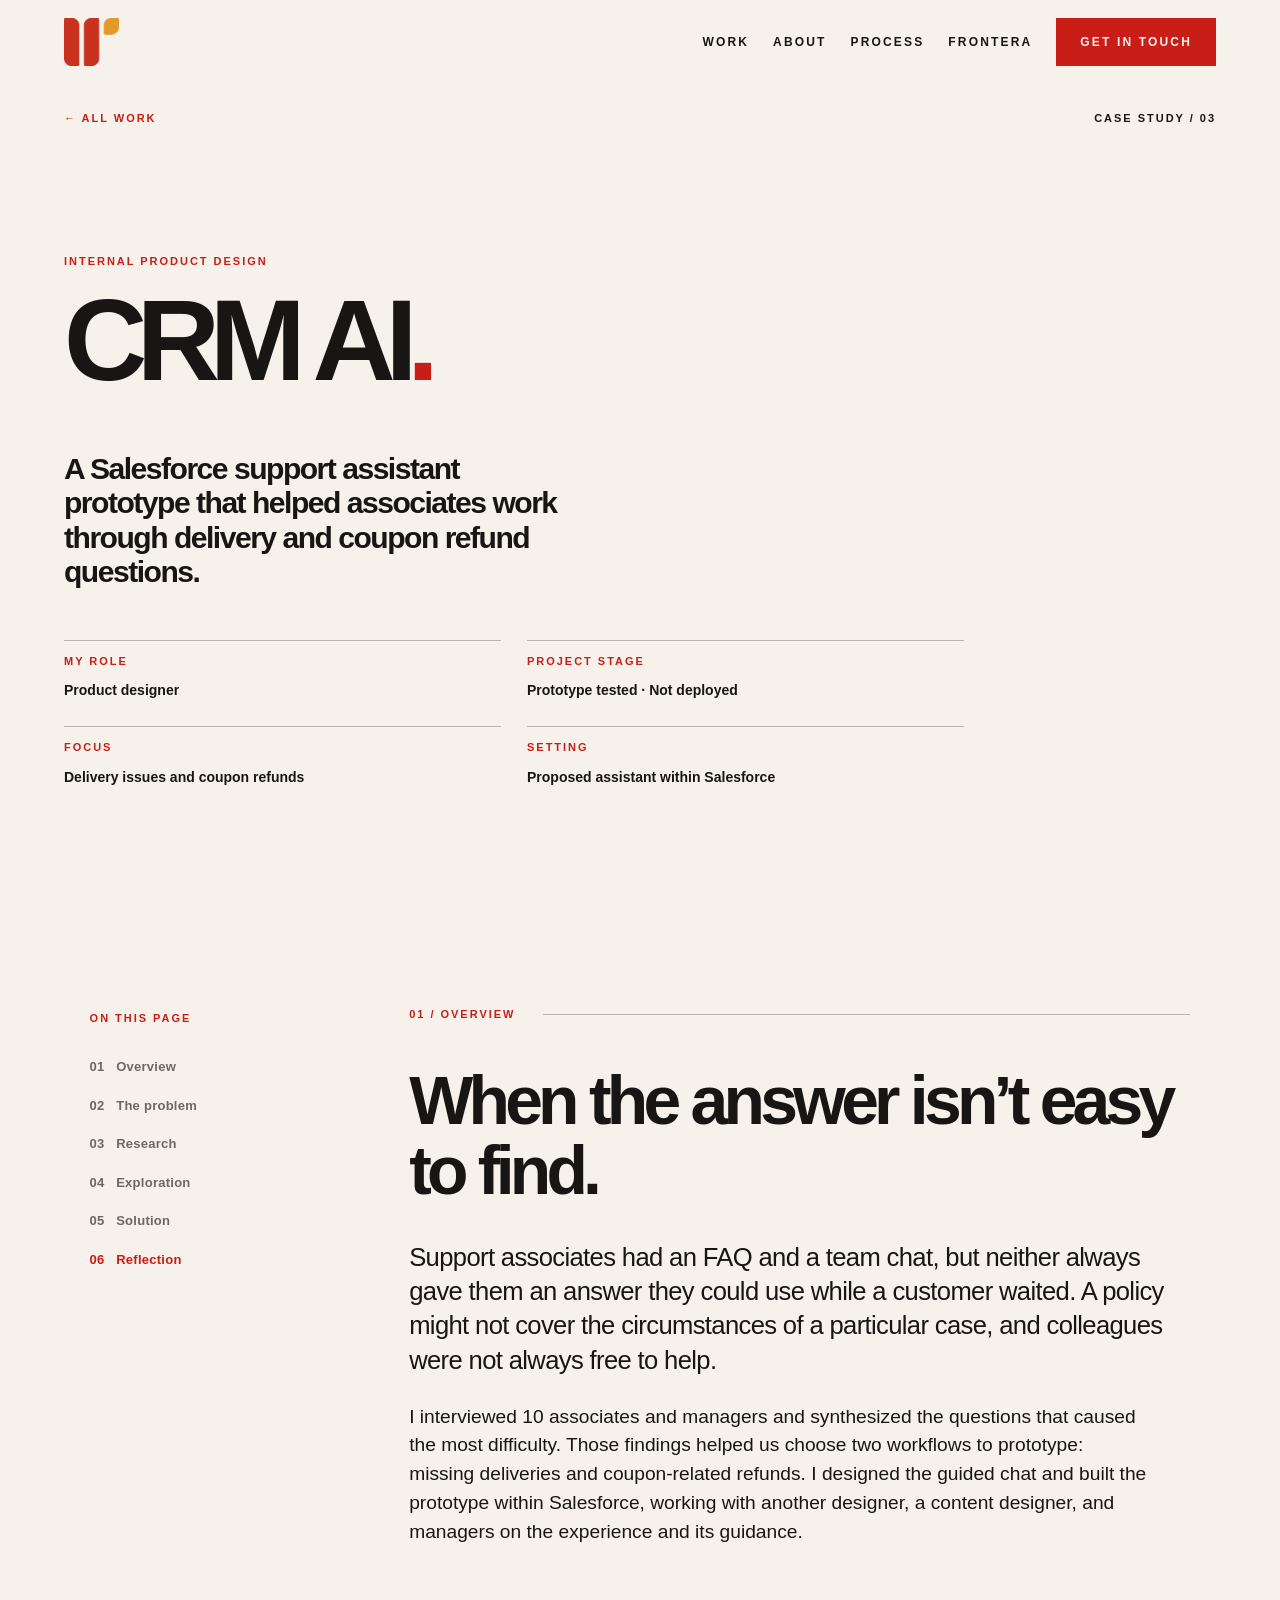
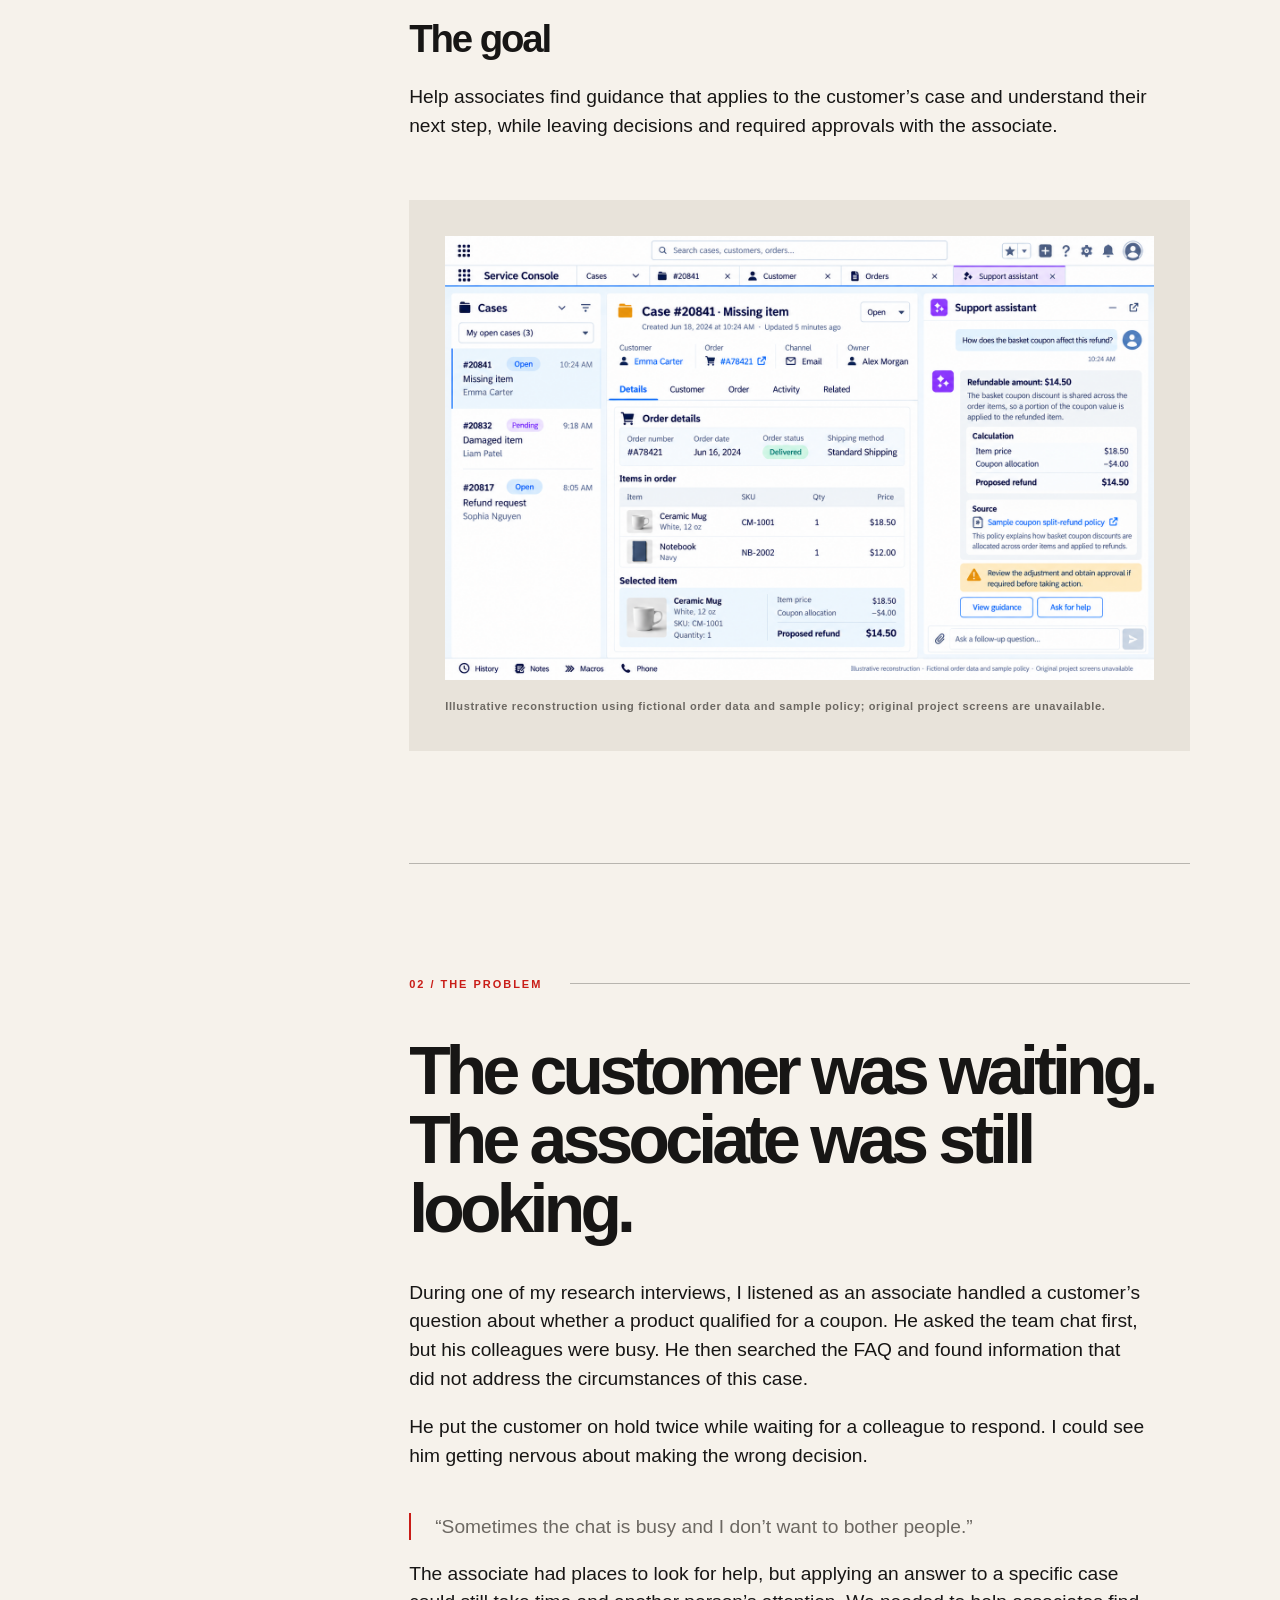
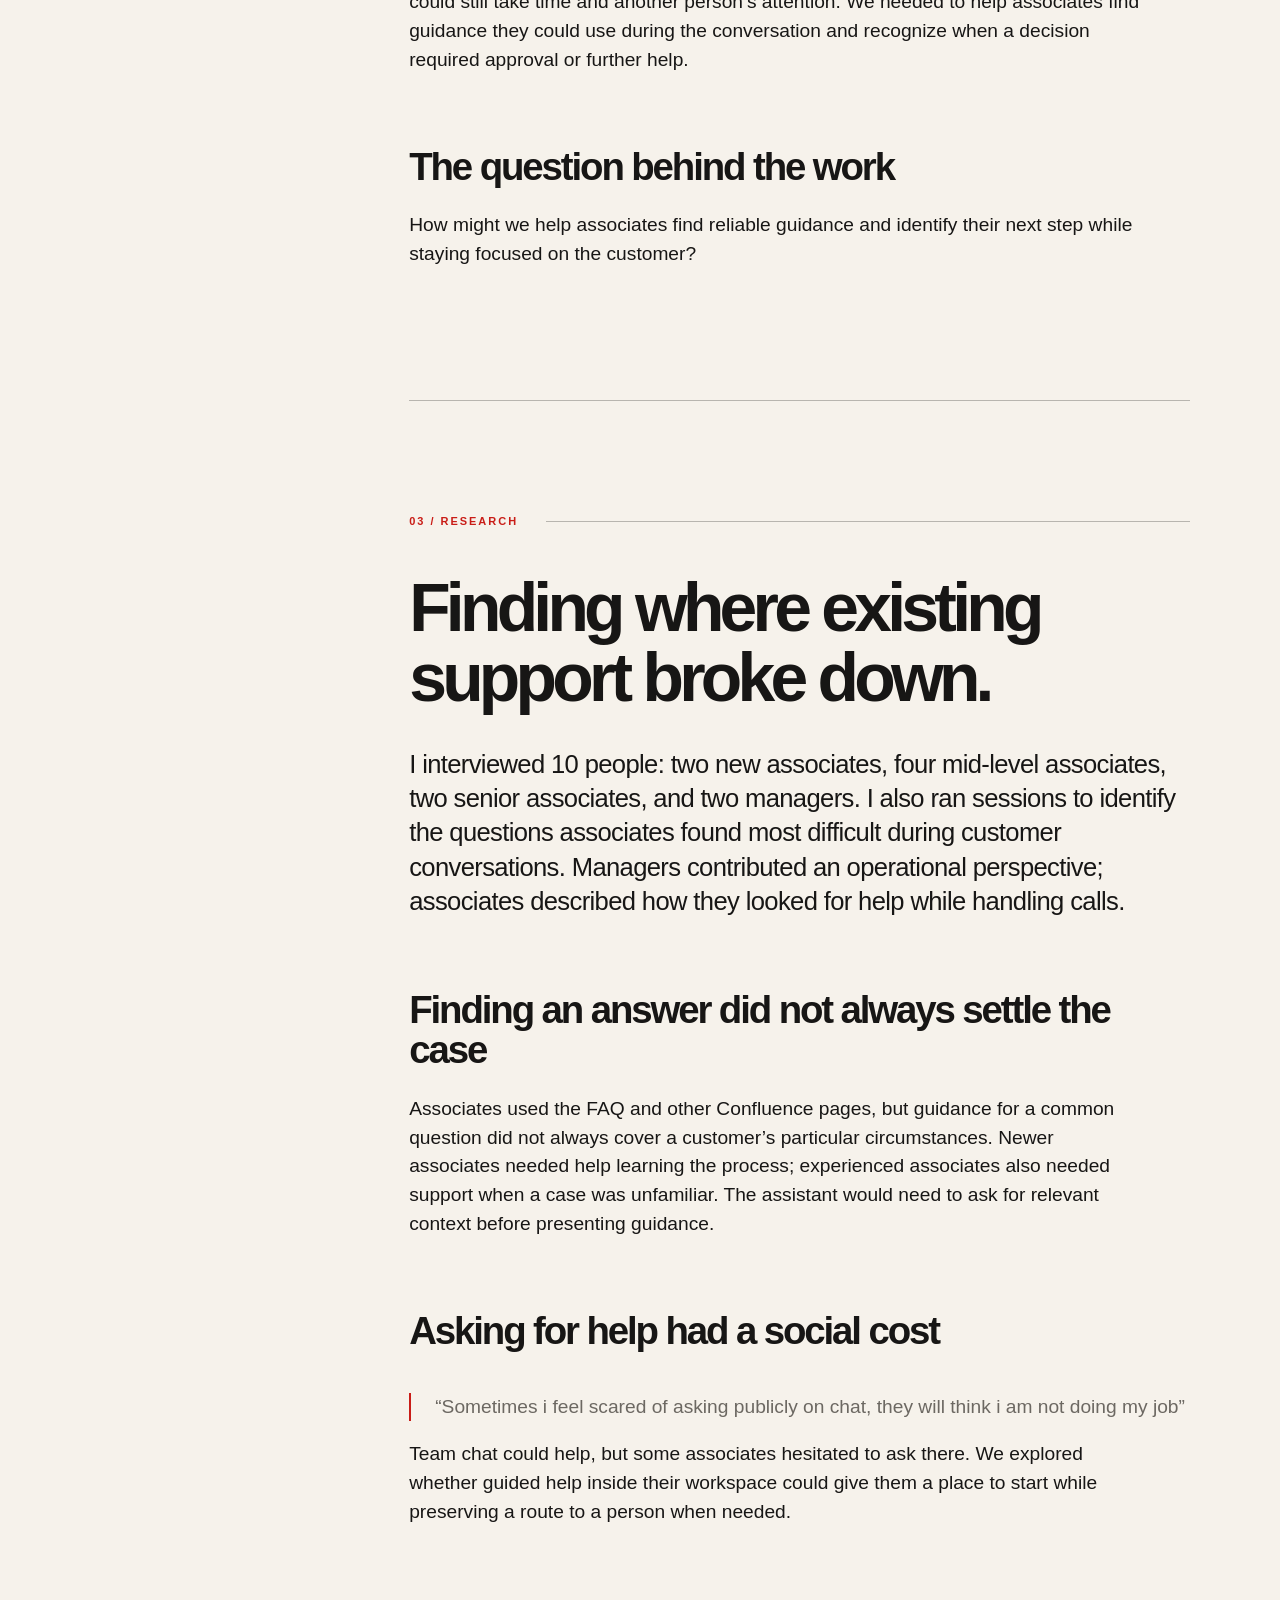
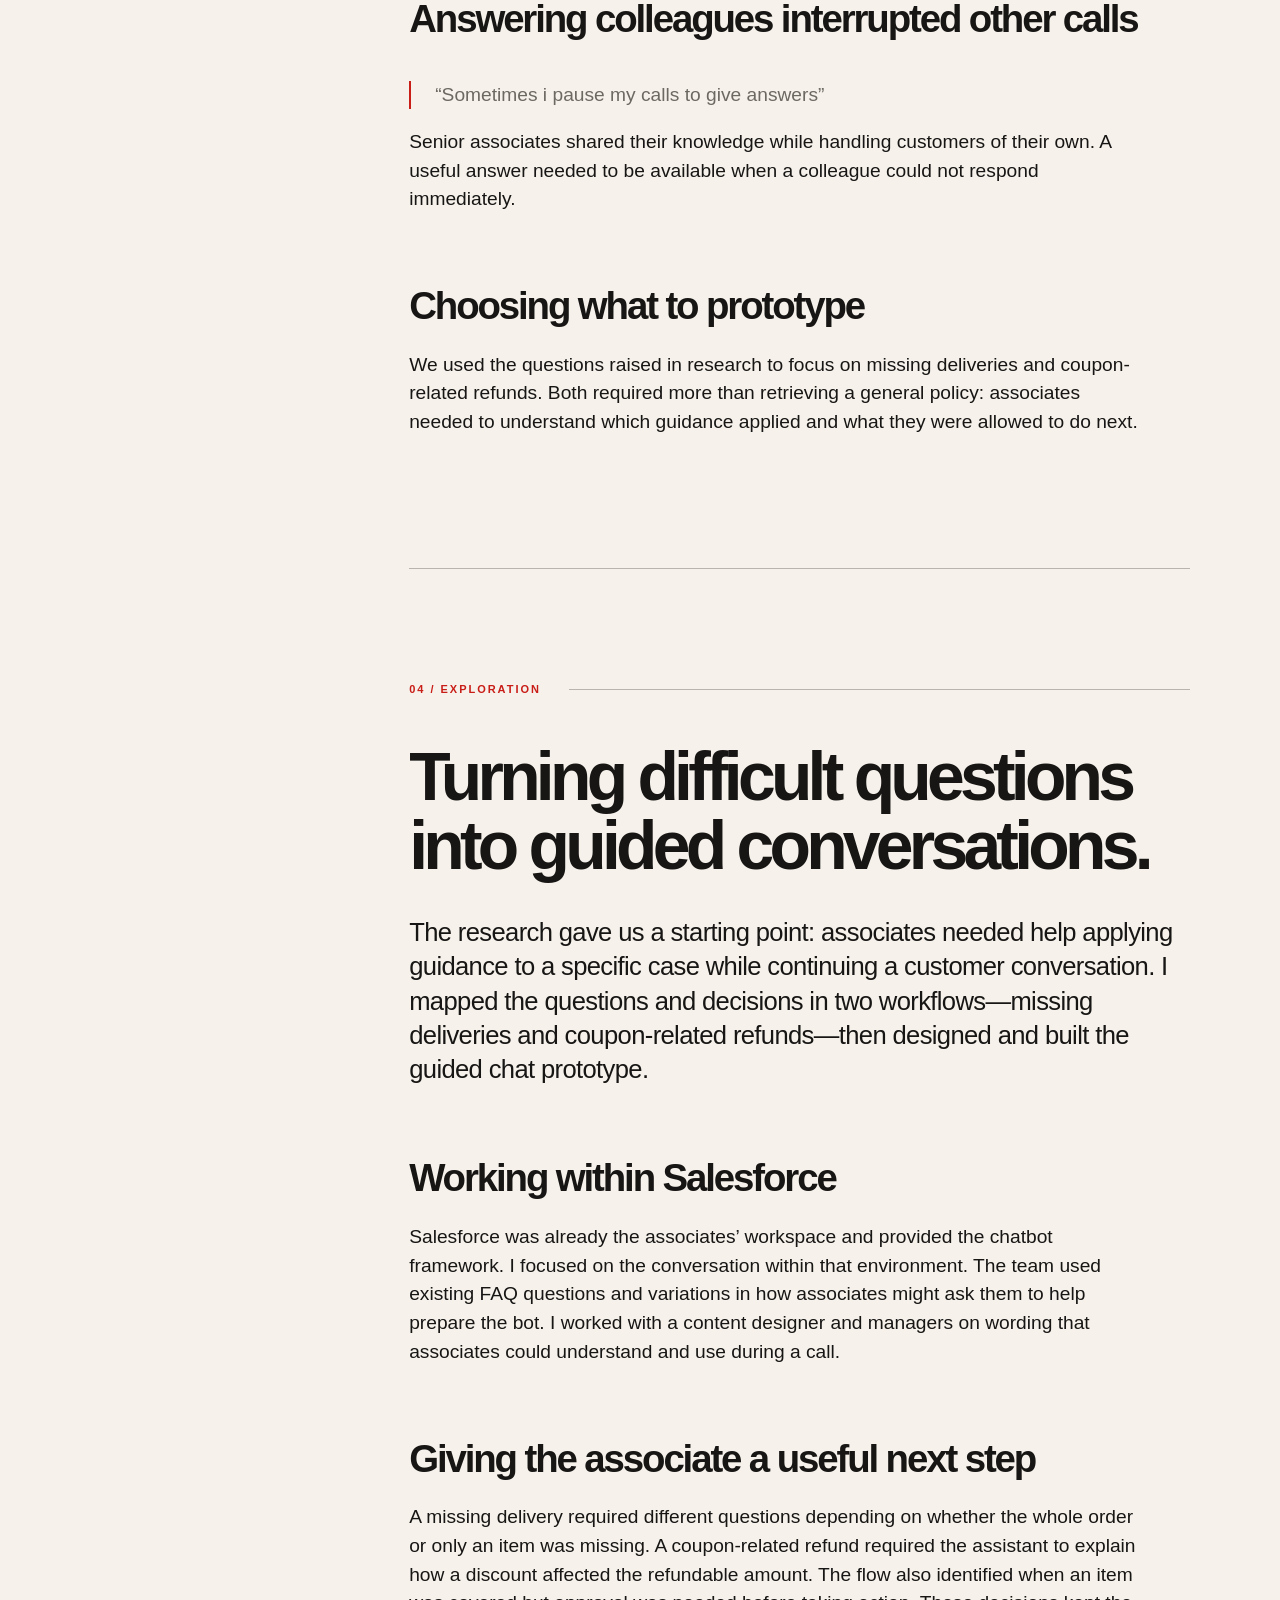
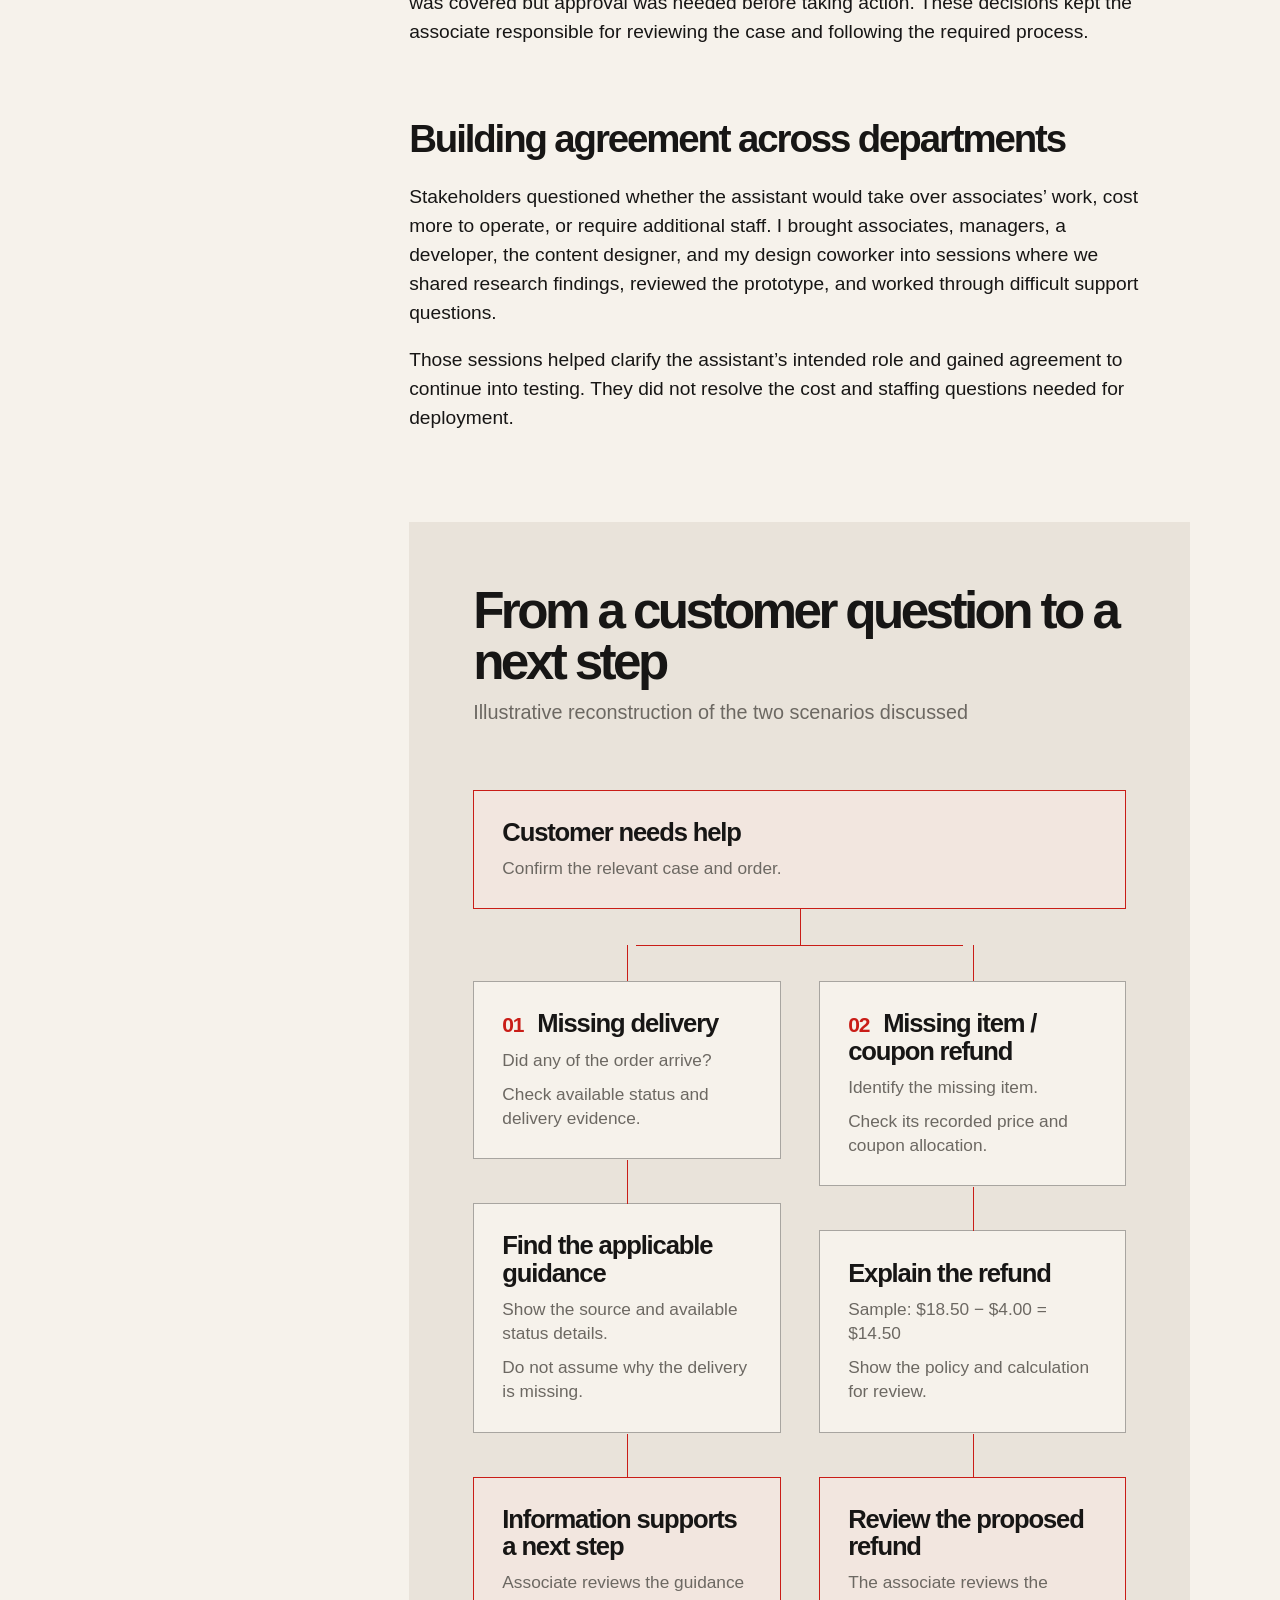
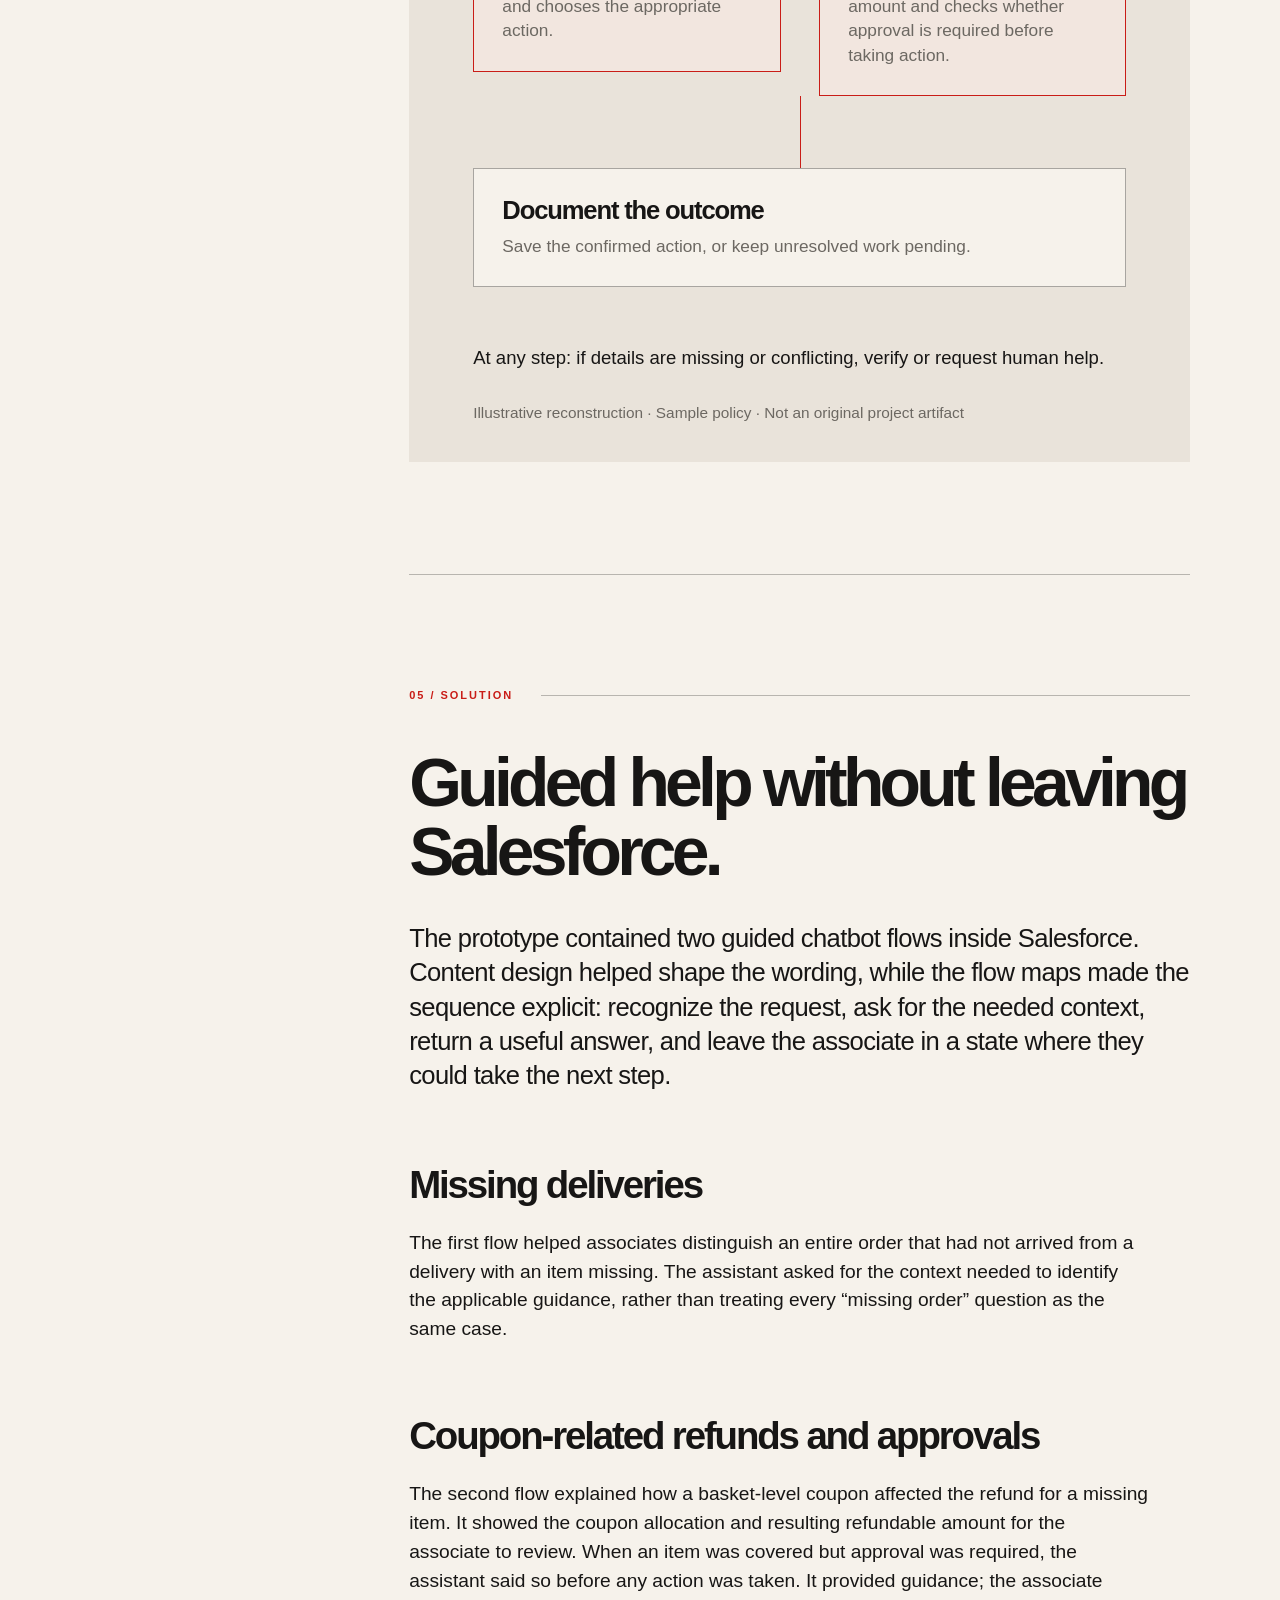
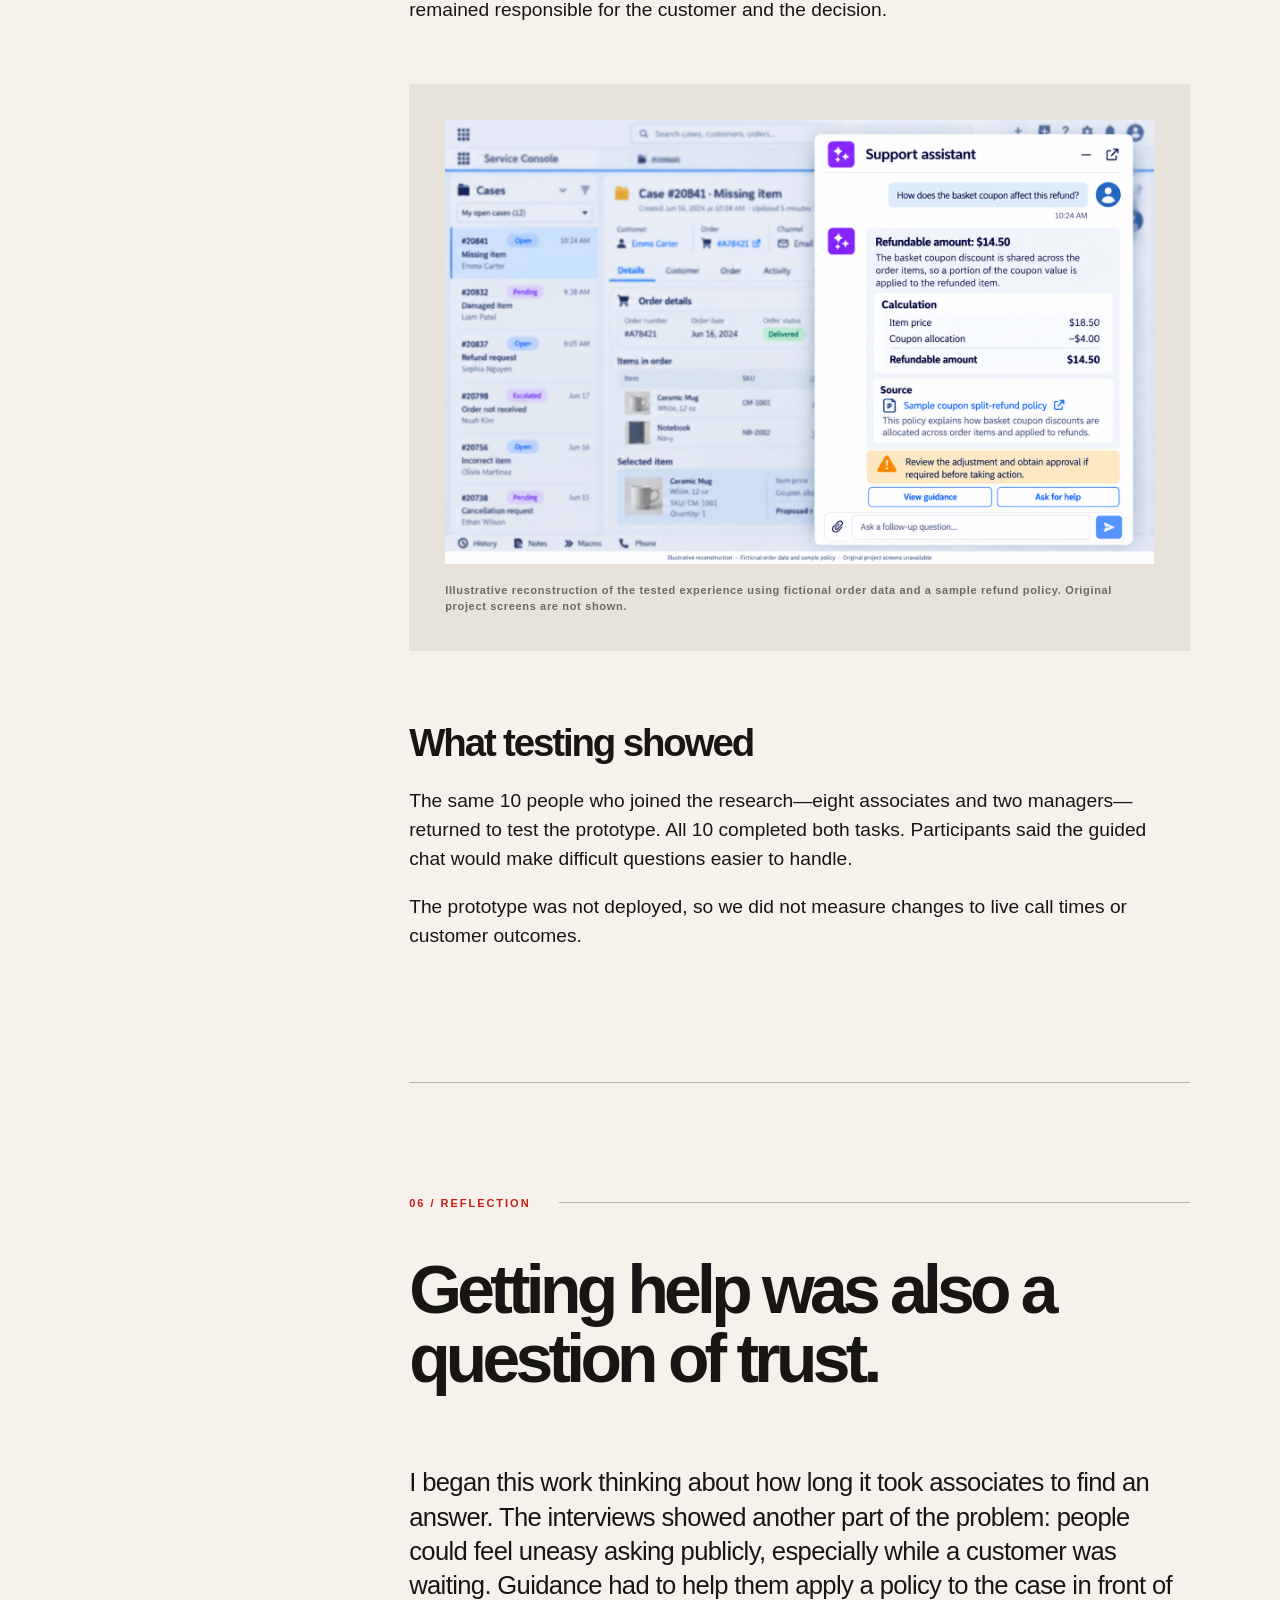
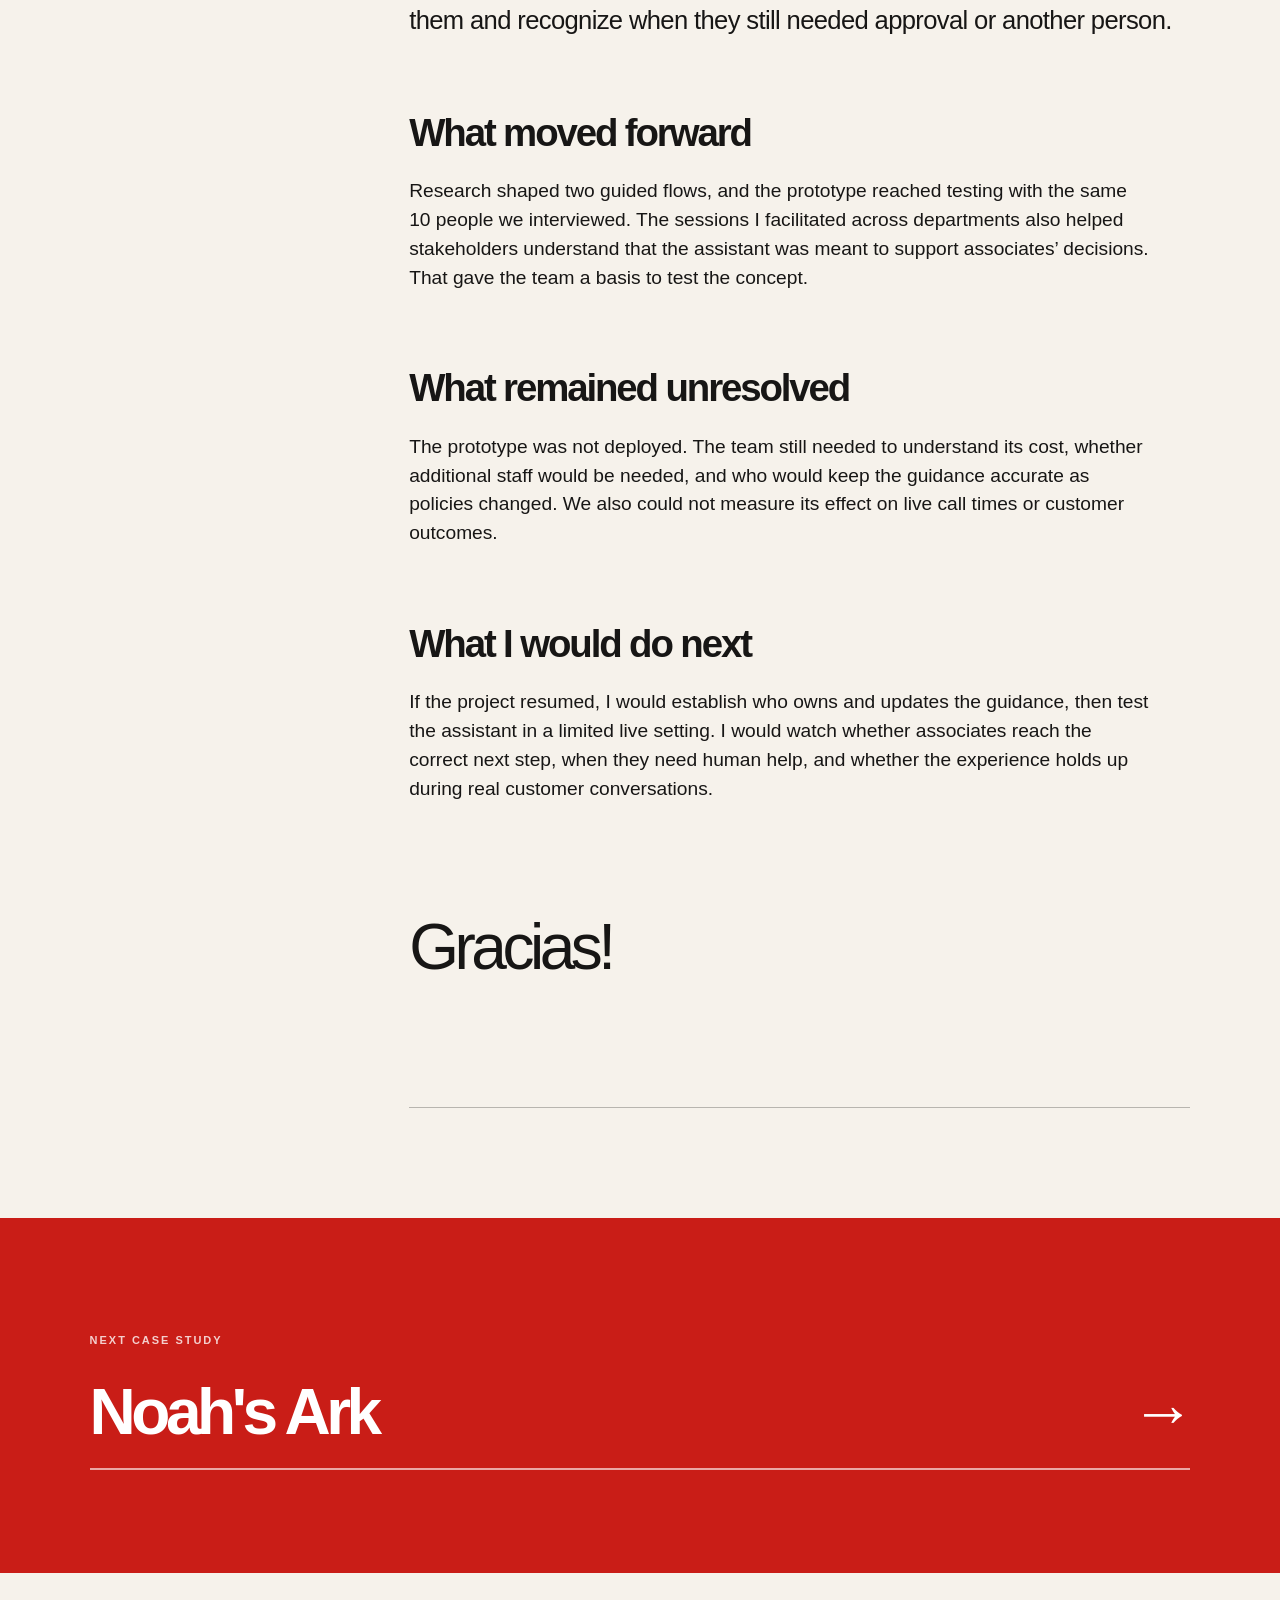
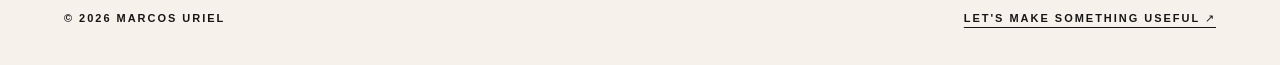
<file: crm-ai.html>
<!doctype html>
<html lang="en">
  <head>
    <meta charset="UTF-8" />
    <meta name="viewport" content="width=device-width, initial-scale=1.0" />
    <meta name="description" content="A Salesforce support assistant prototype for delivery issues and coupon refunds." />
    <meta property="og:type" content="article" />
    <meta property="og:title" content="CRM AI — Marcos Uriel" />
    <meta property="og:description" content="A Salesforce support assistant prototype for delivery issues and coupon refunds." />
    <meta property="og:url" content="https://marcosuriel.com/crm-ai.html" />
    <meta property="og:image" content="https://marcosuriel.com/assets/project-crm-ai-new.png" />
    <meta property="og:image:alt" content="CRM AI case study" />
    <meta name="twitter:card" content="summary_large_image" />
    <meta name="twitter:title" content="CRM AI — Marcos Uriel" />
    <meta name="twitter:description" content="A Salesforce support assistant prototype for delivery issues and coupon refunds." />
    <meta name="twitter:image" content="https://marcosuriel.com/assets/project-crm-ai-new.png" />
    <link rel="canonical" href="https://marcosuriel.com/crm-ai.html" />
    <link rel="icon" href="/assets/favicon-BJMXyix0.svg" type="image/svg+xml" />
    <title>CRM AI — Marcos Uriel</title>
    <script type="module" crossorigin src="/assets/main-CBtwsThw.js"></script>
    <link rel="stylesheet" crossorigin href="/assets/main-DPgoUbQv.css">
  </head>
  <body>
    <div id="root"></div>
  </body>
</html>
</file>
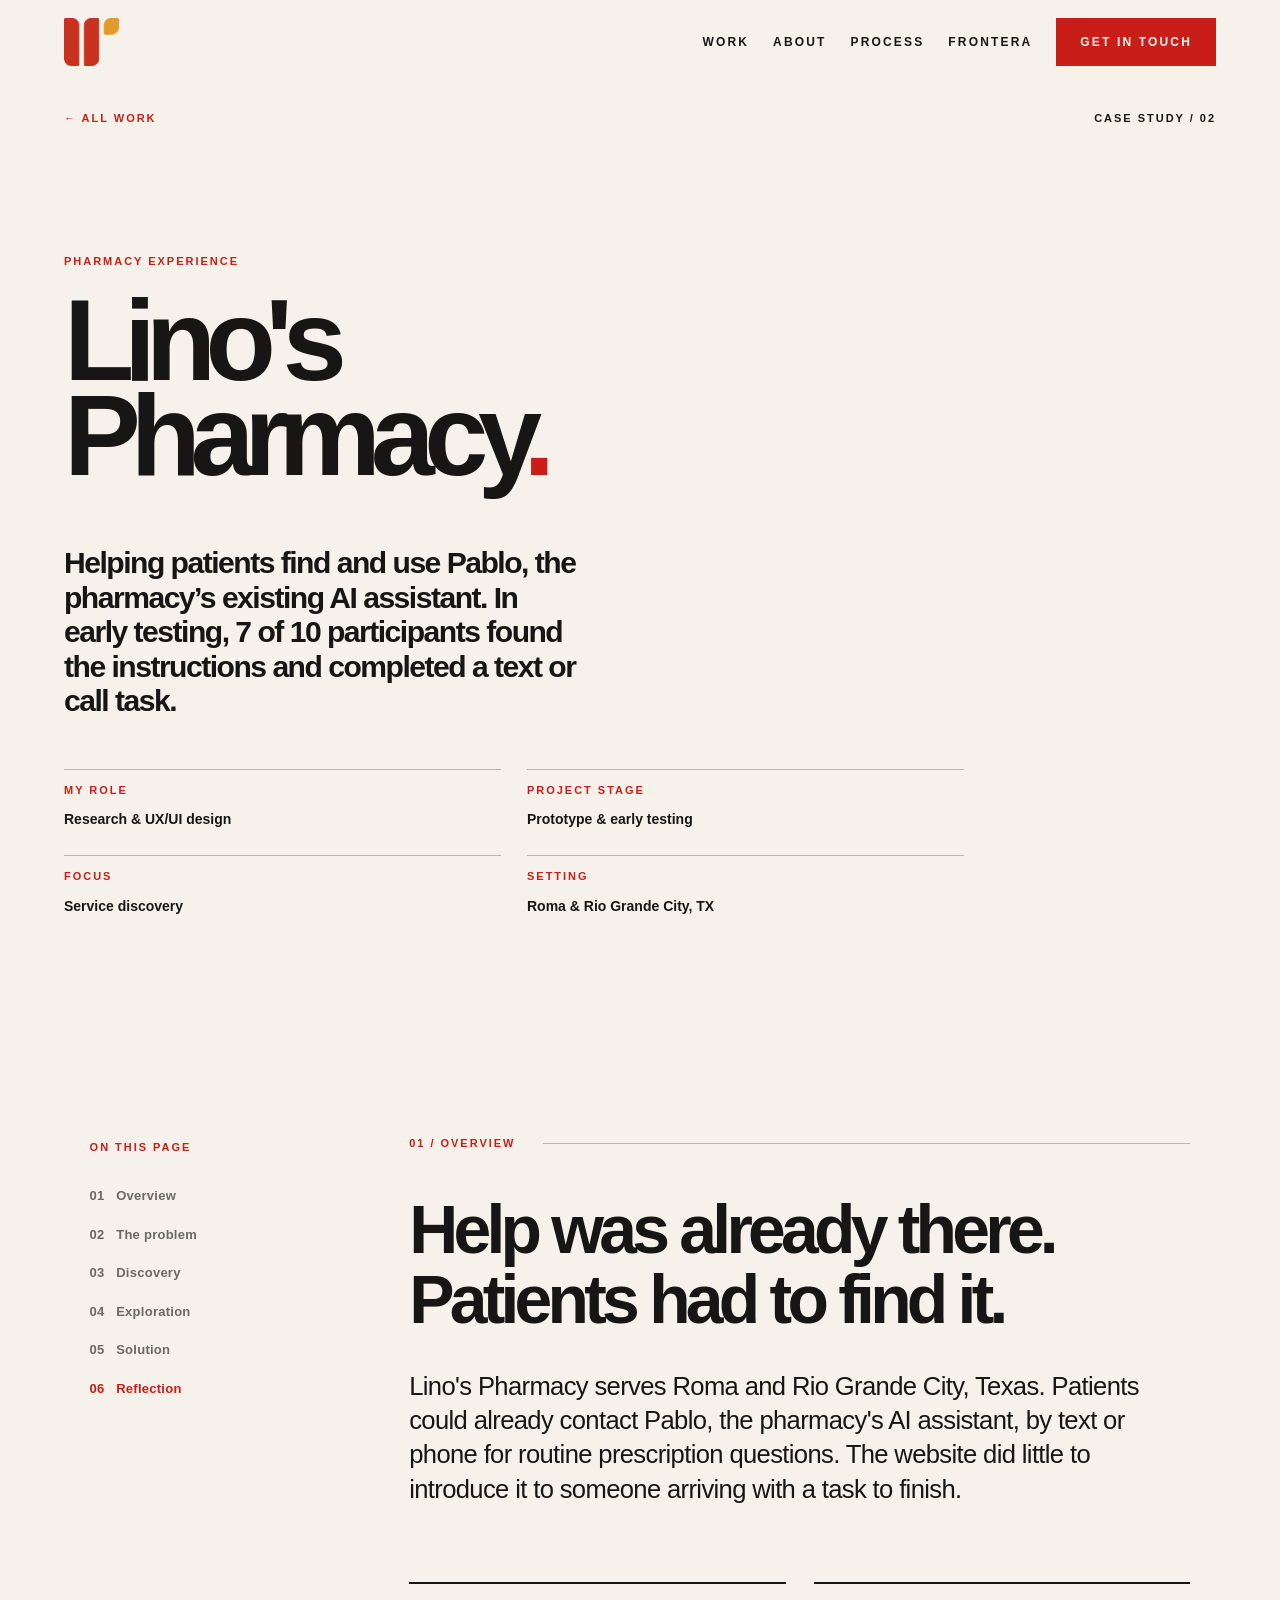
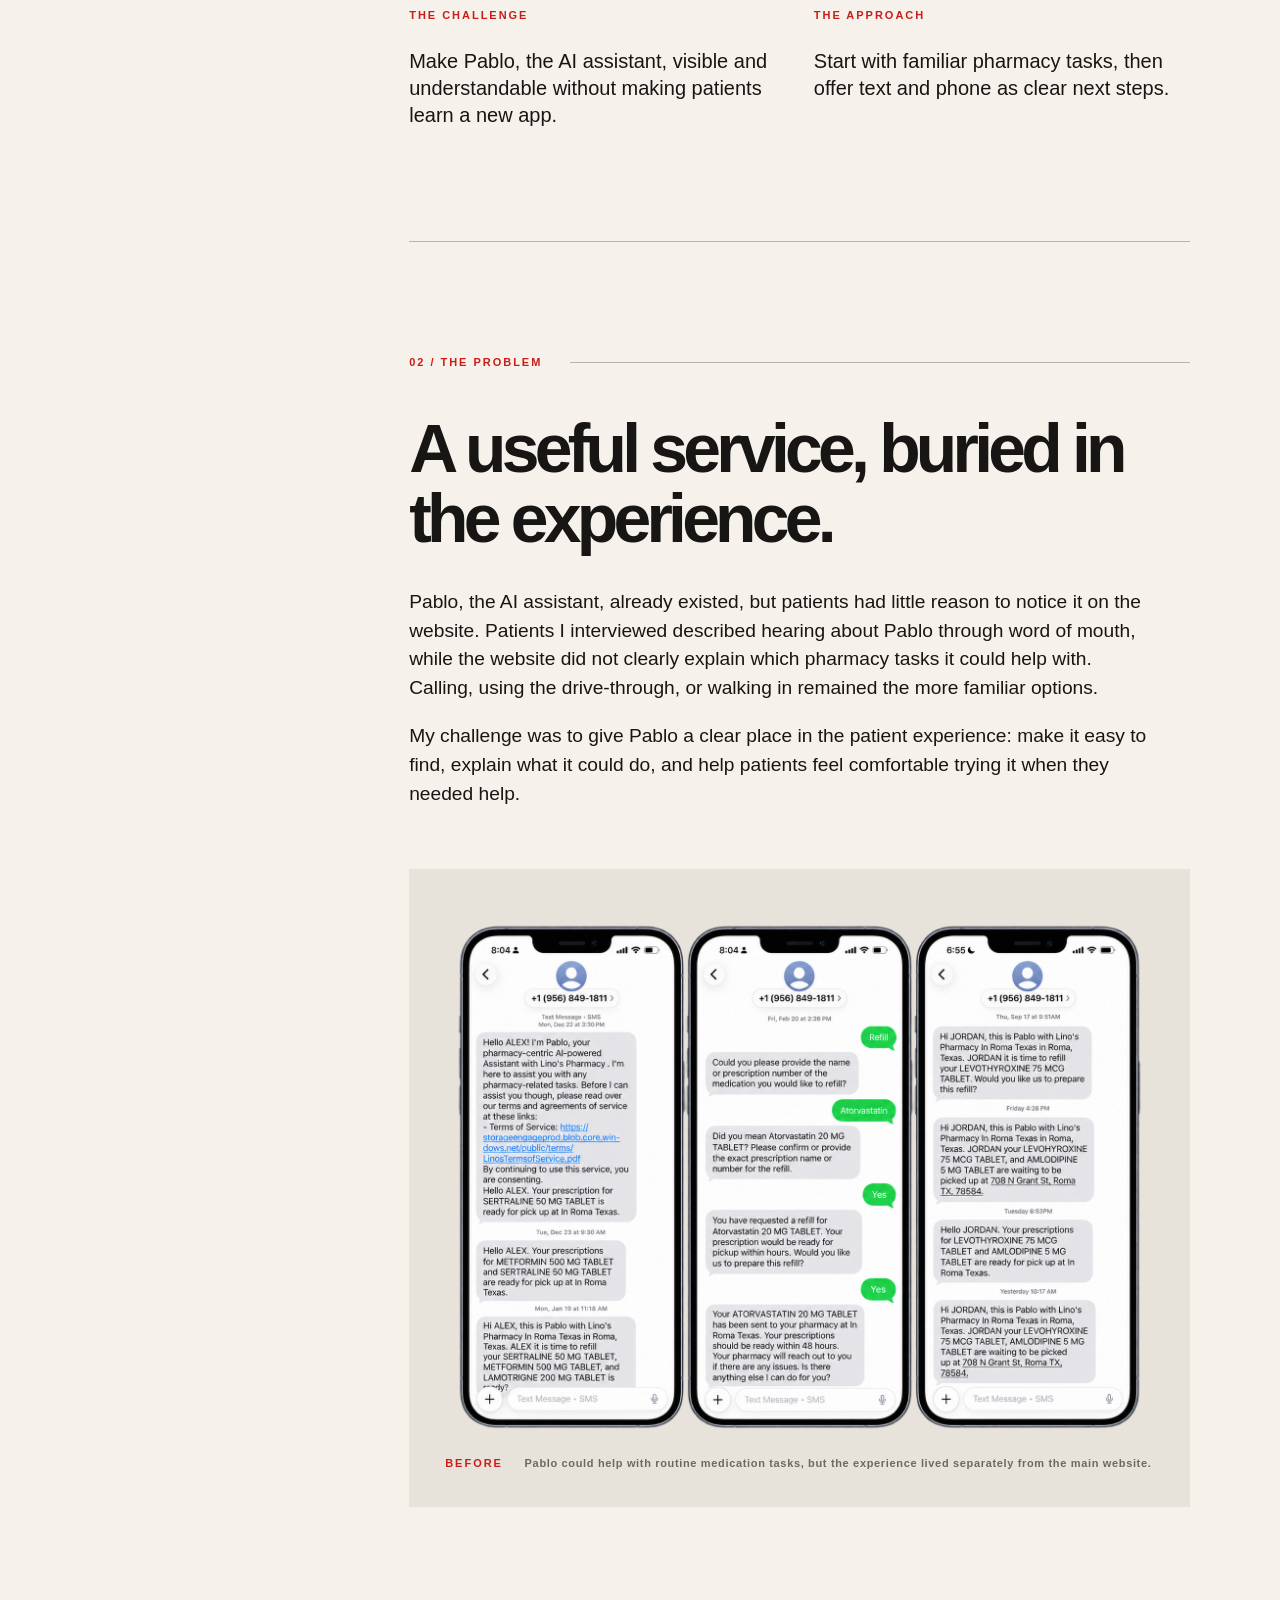
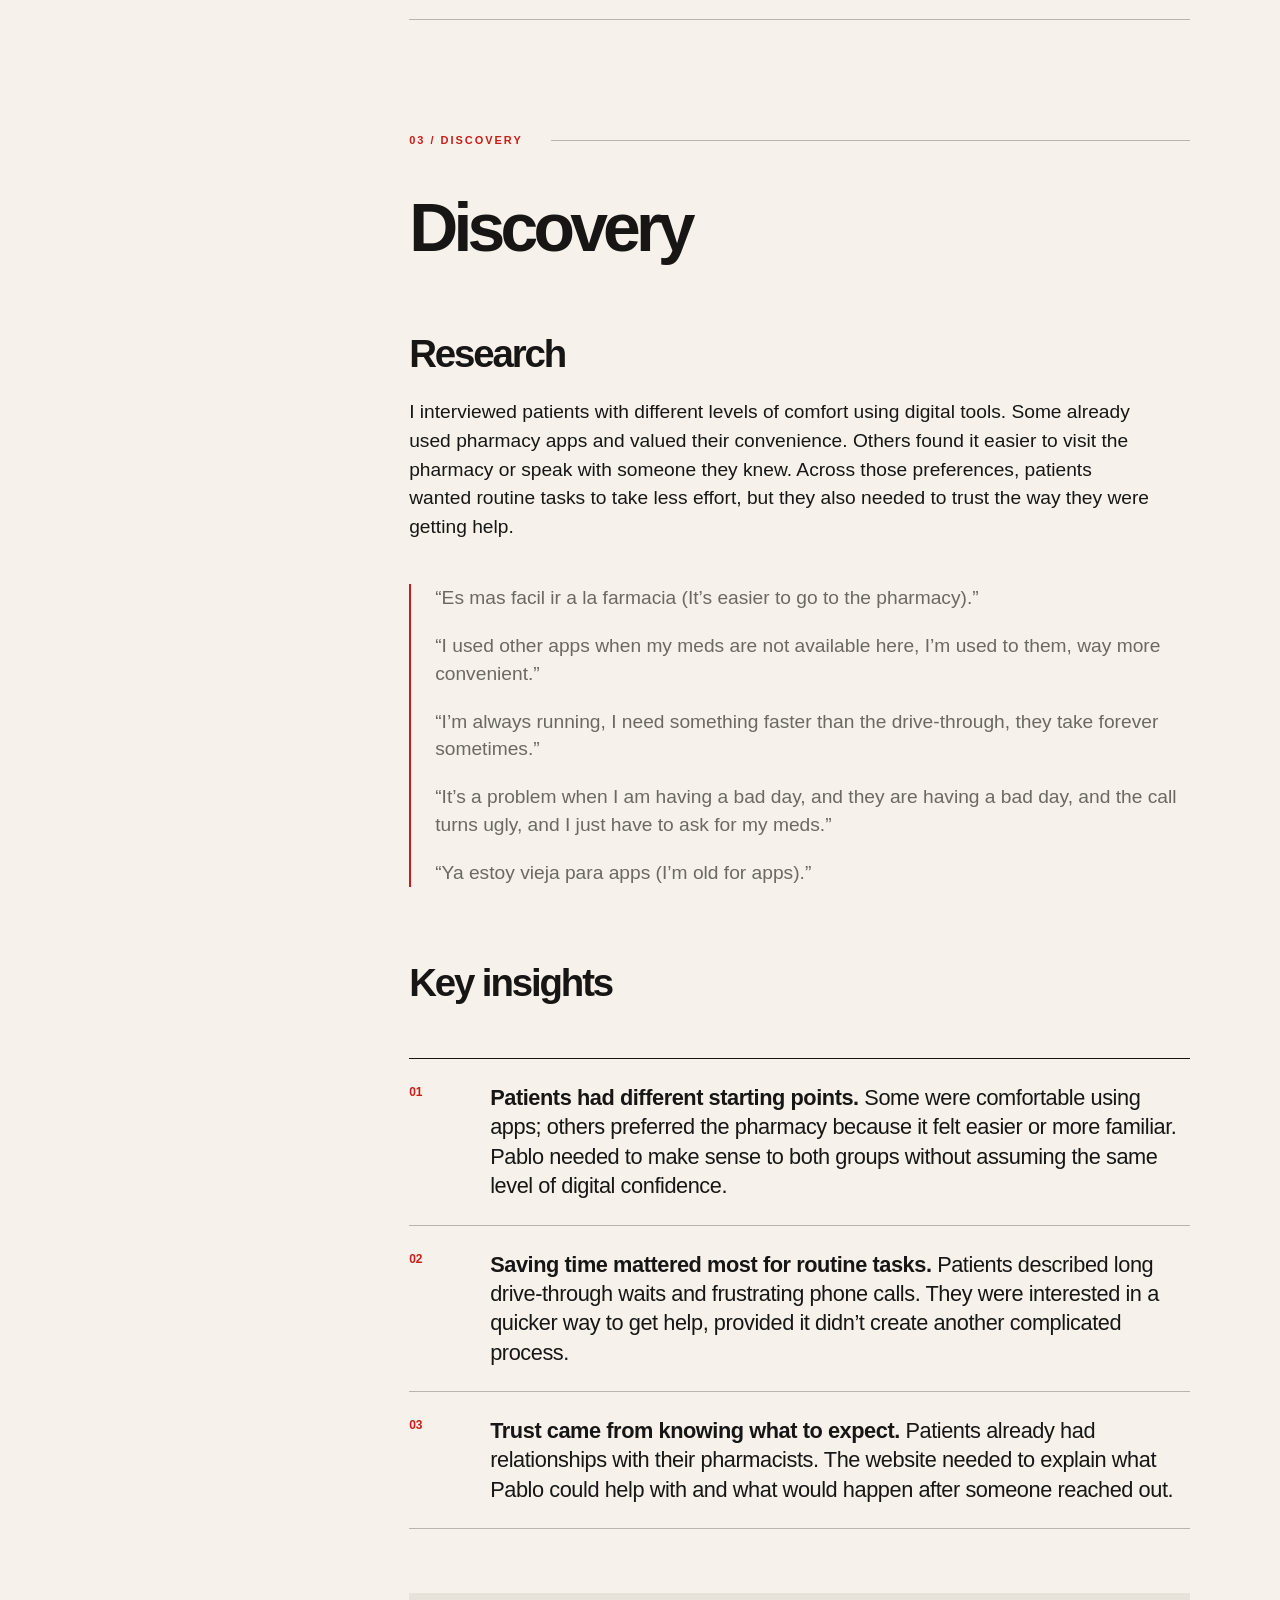
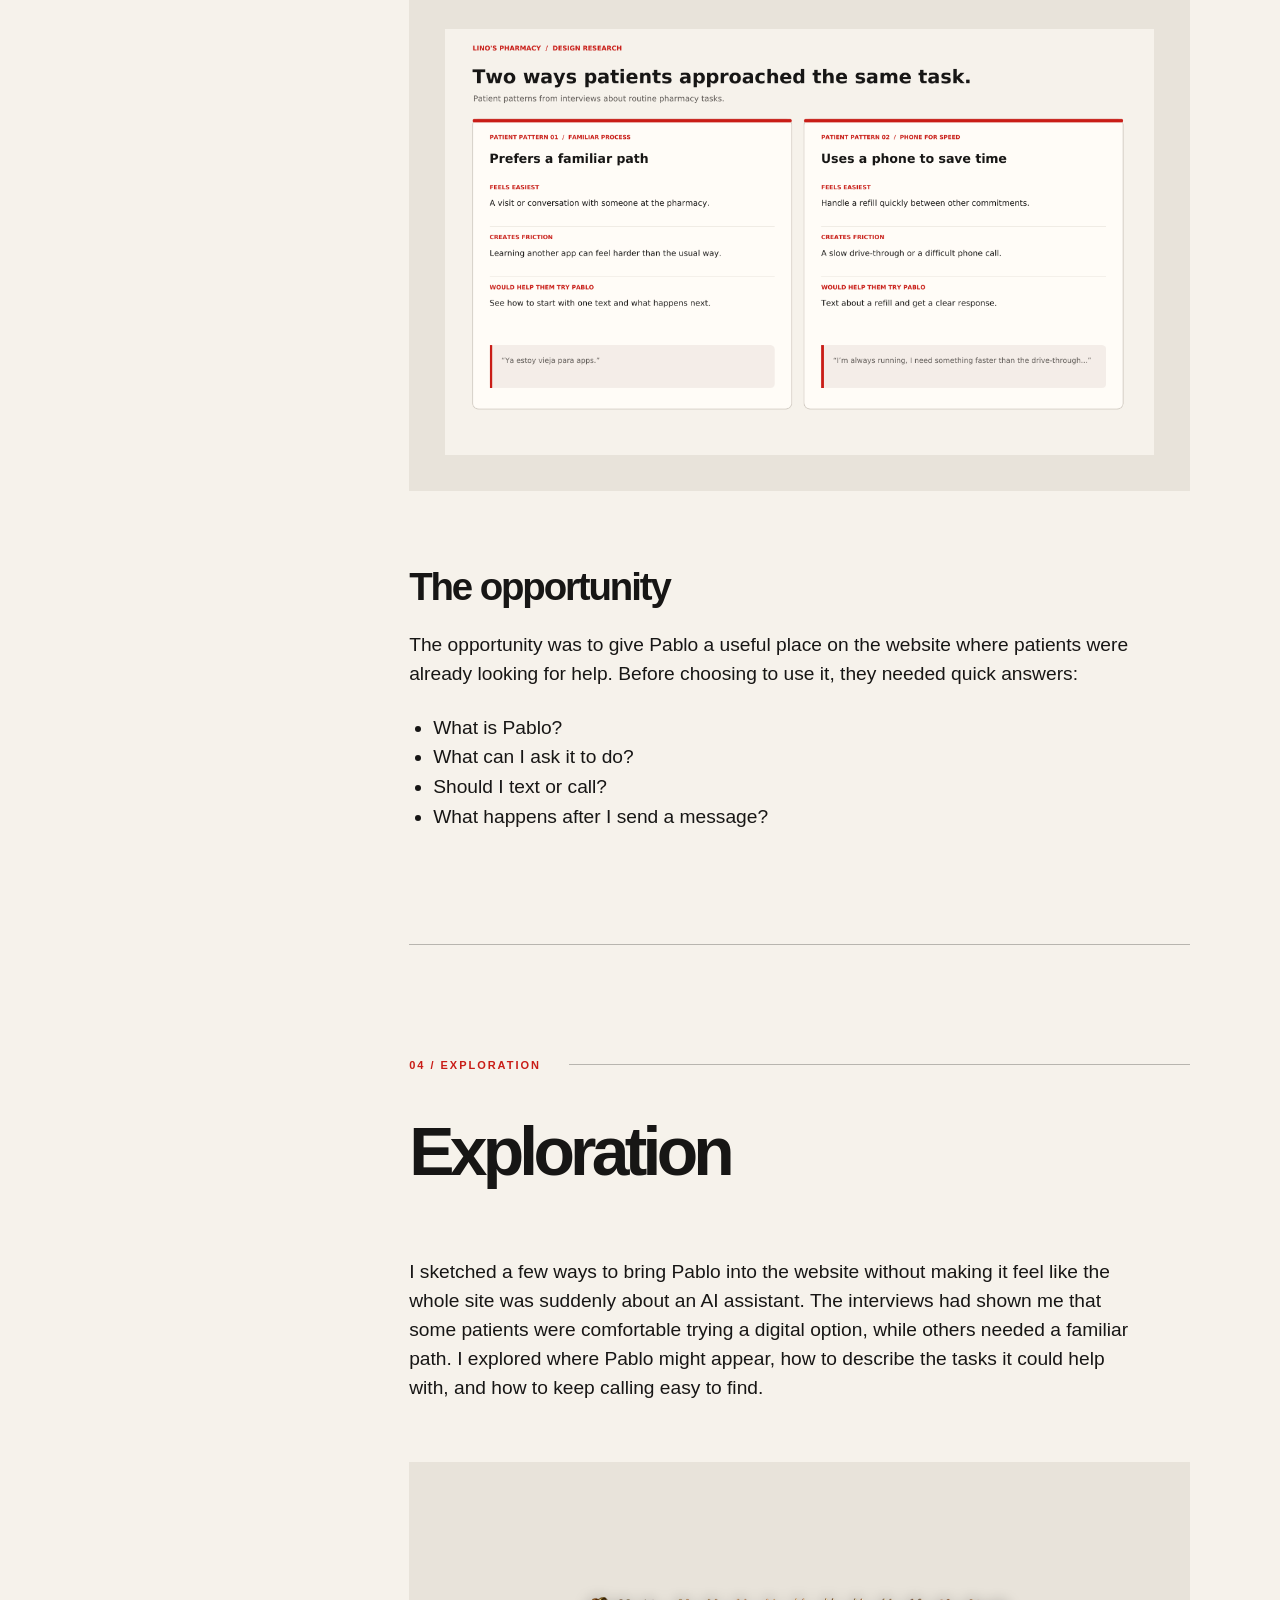
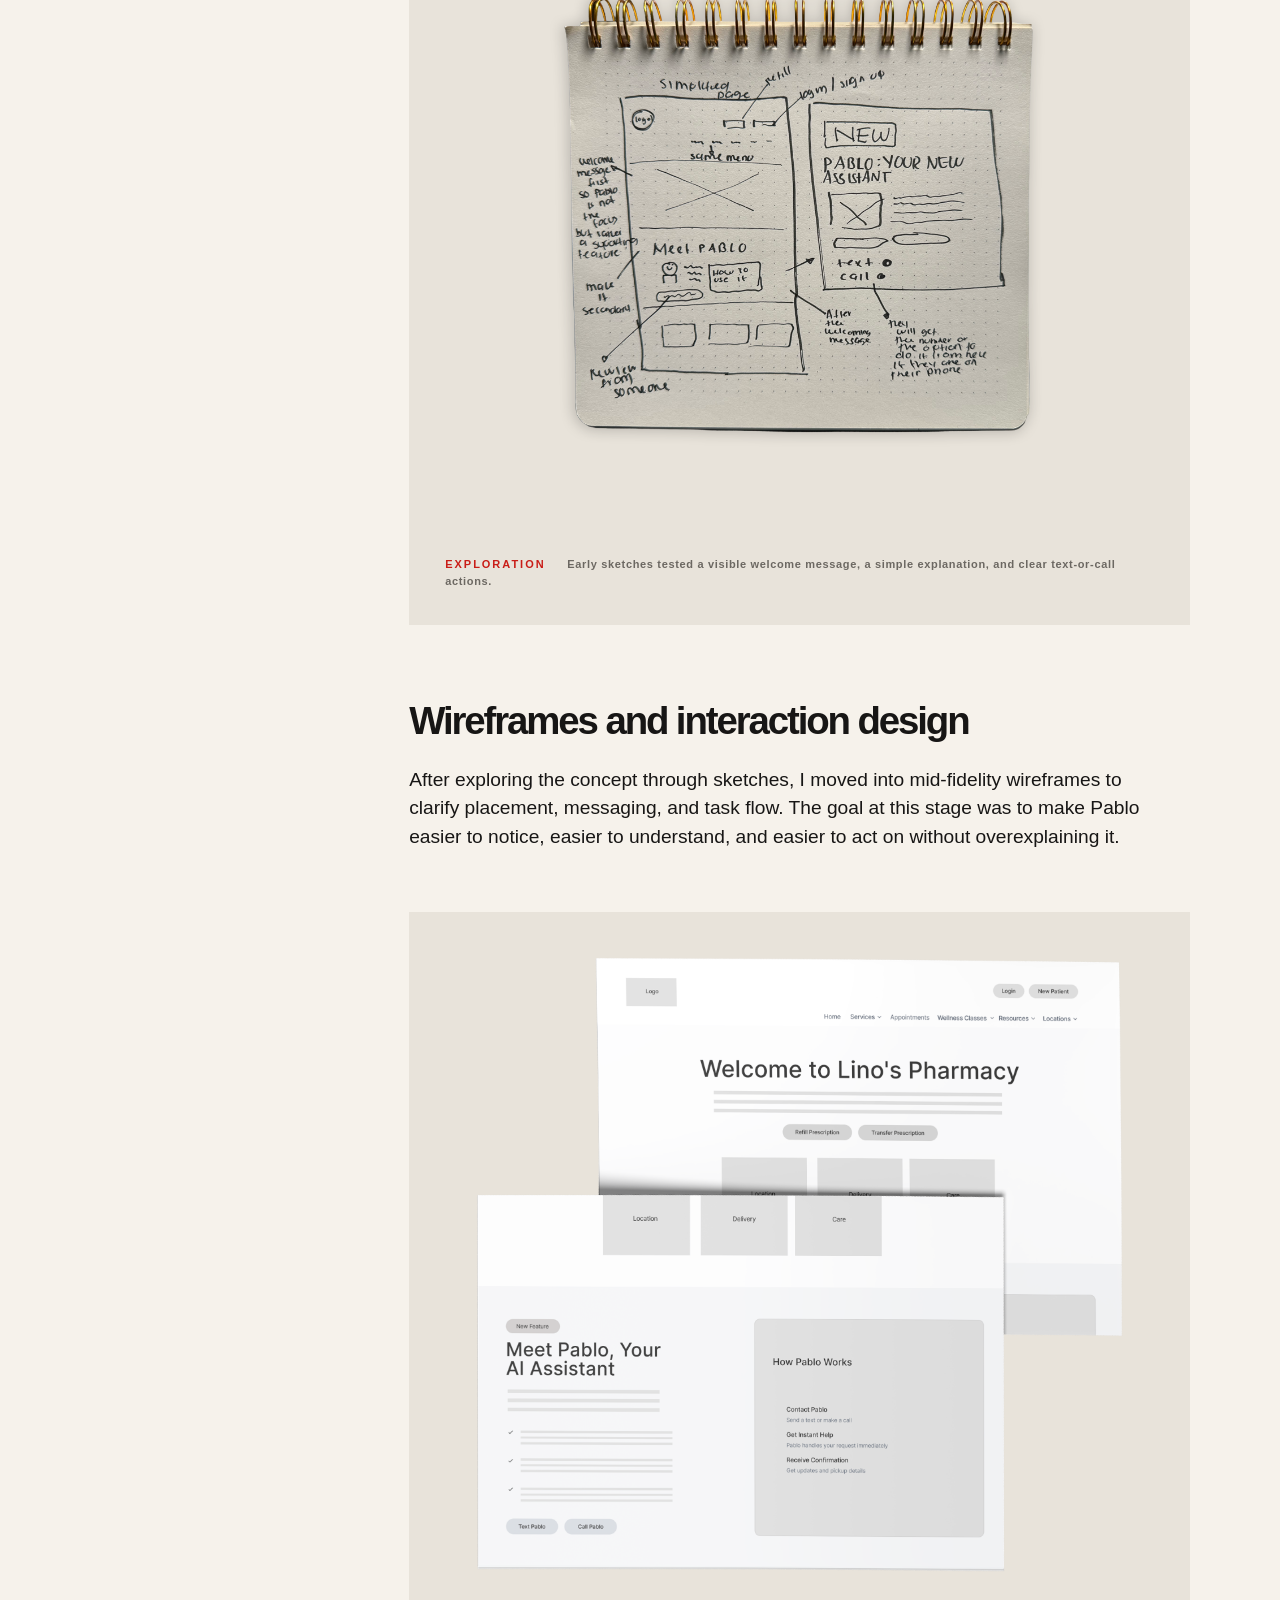
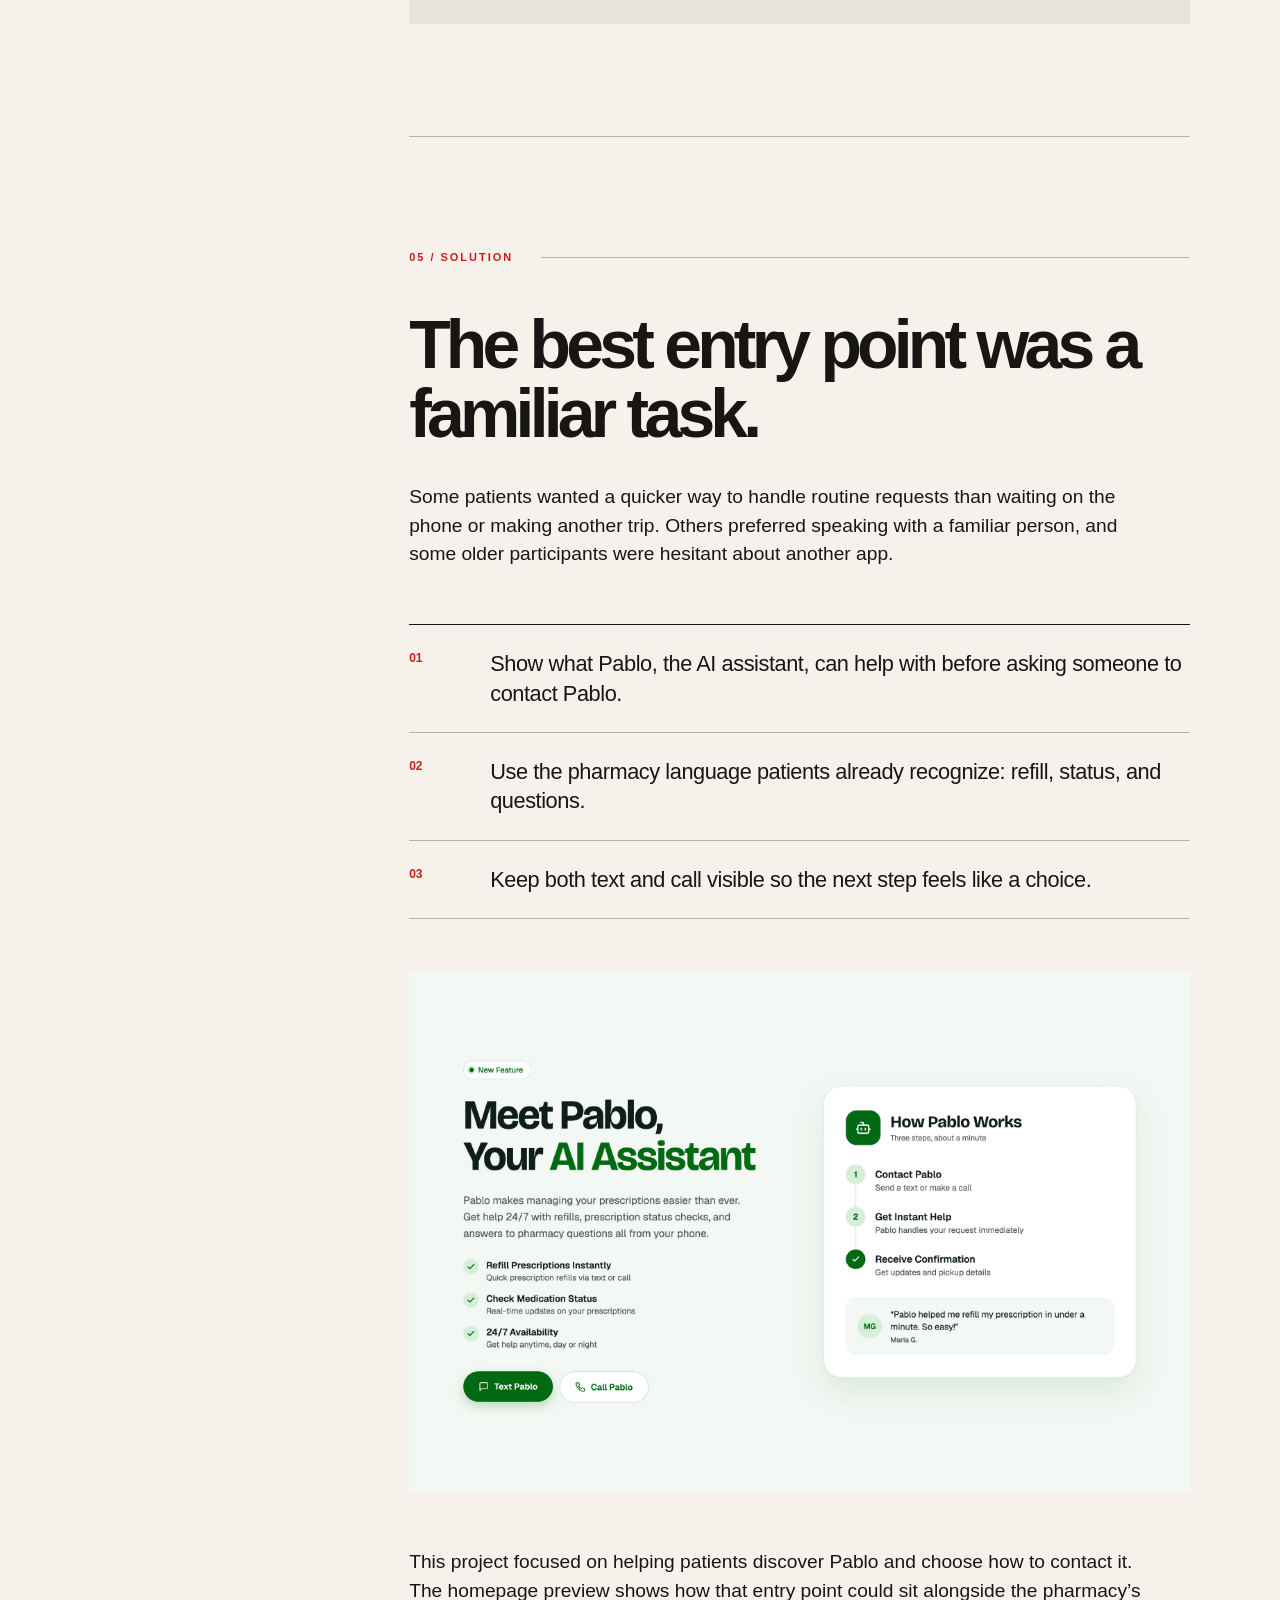
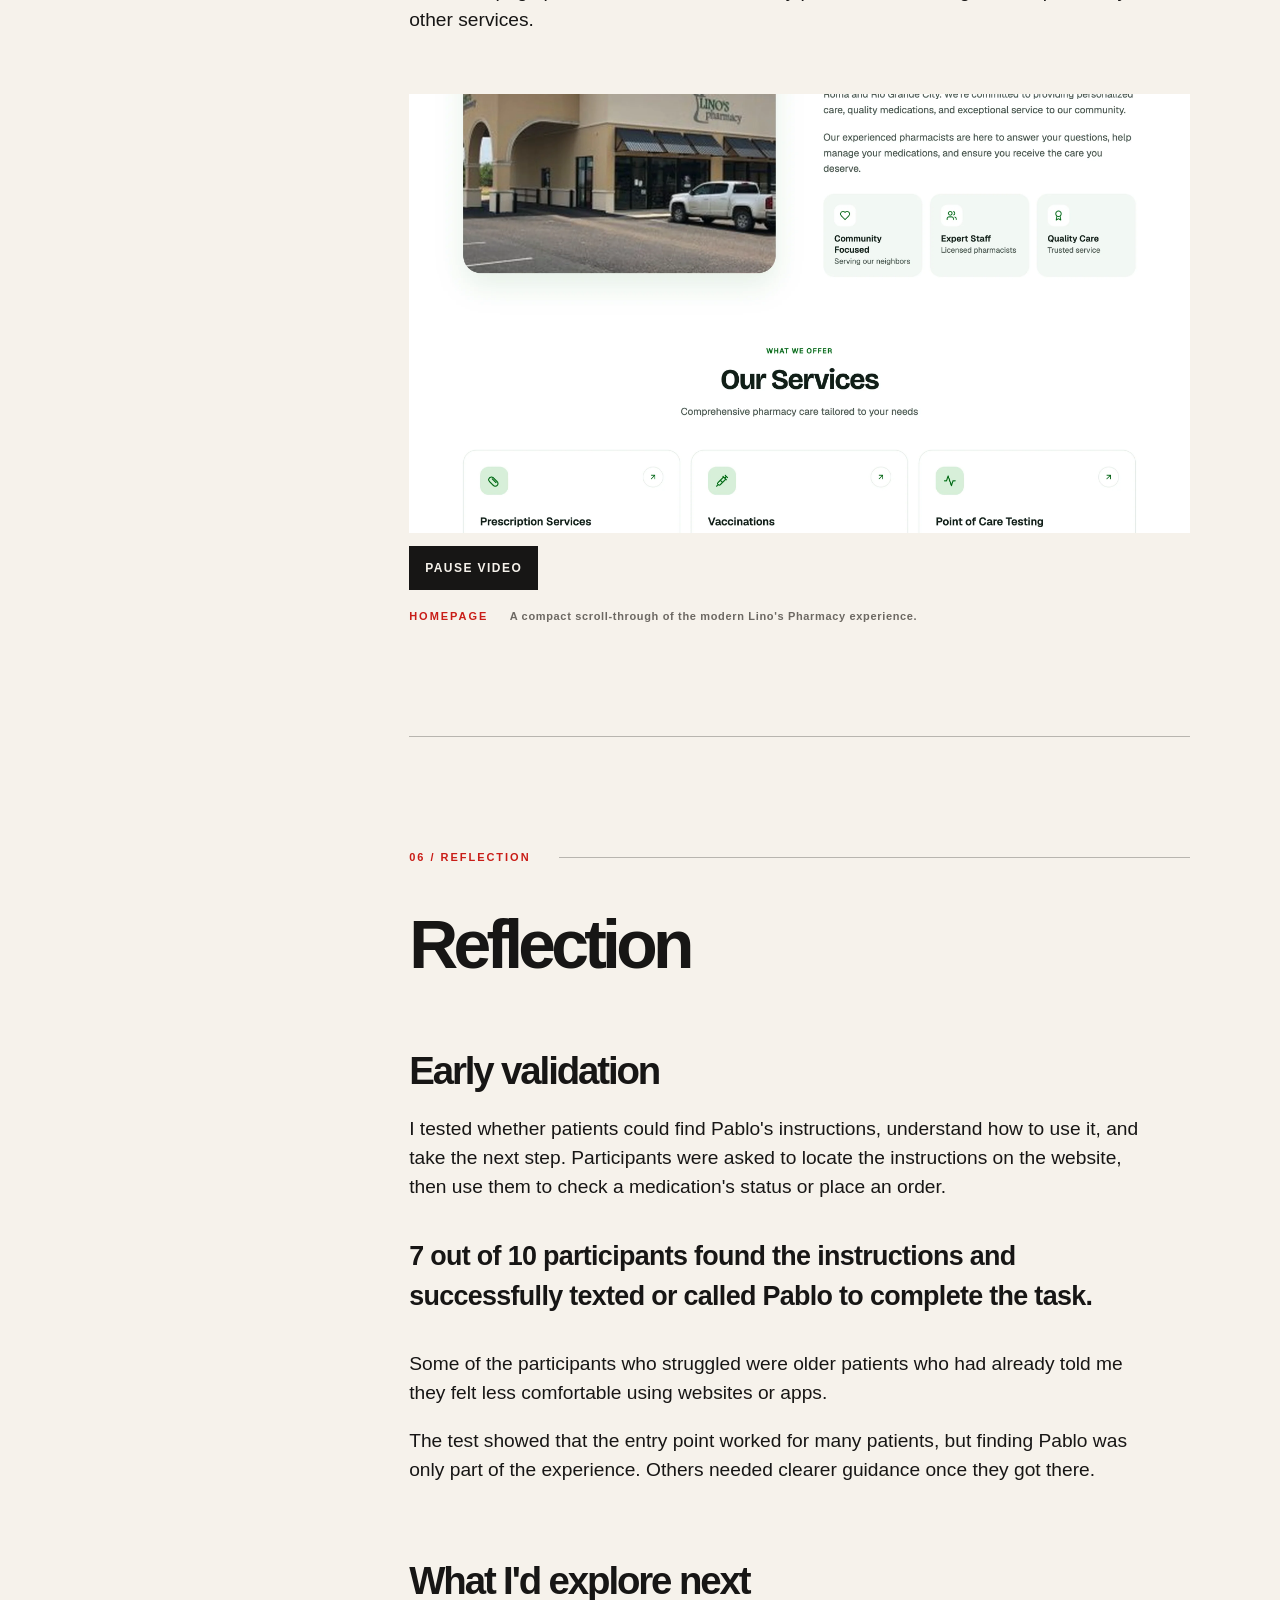
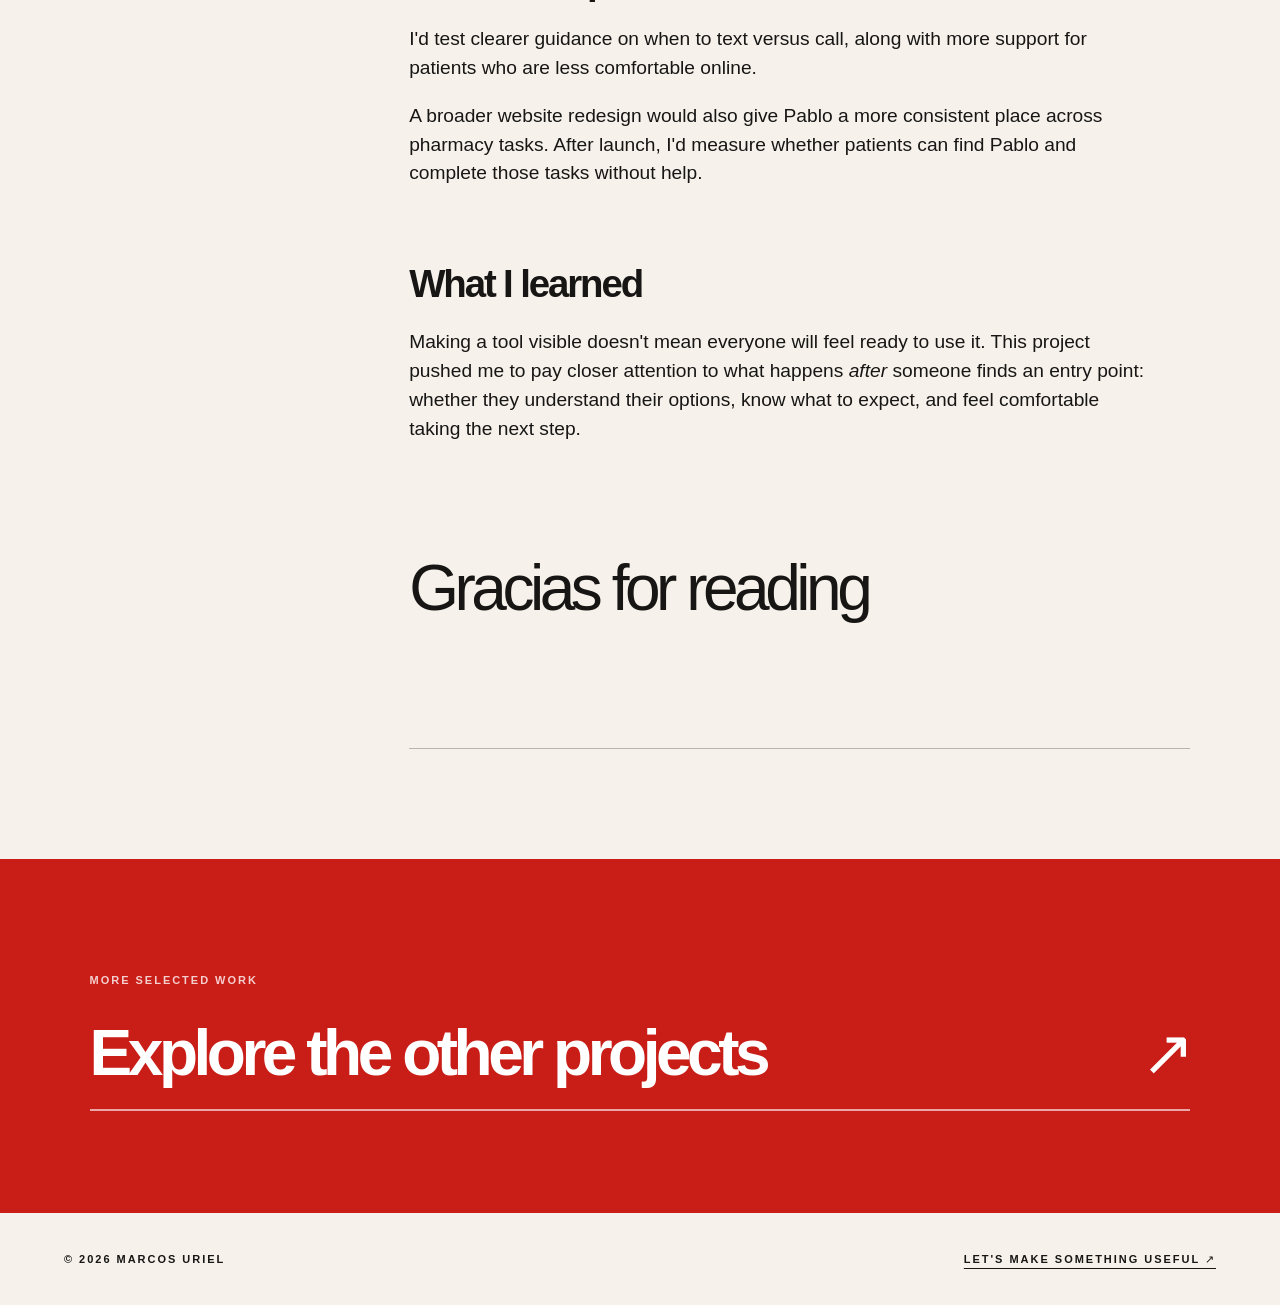
<file: linos-pharmacy.html>
<!doctype html>
<html lang="en">
  <head>
    <meta charset="UTF-8" />
    <meta name="viewport" content="width=device-width, initial-scale=1.0" />
    <meta name="description" content="Helping patients discover and use Pablo, Lino's existing pharmacy AI assistant." />
    <meta property="og:type" content="article" />
    <meta property="og:title" content="Lino's Pharmacy — Marcos Uriel" />
    <meta property="og:description" content="Helping patients discover and use Pablo, Lino's existing pharmacy AI assistant." />
    <meta property="og:url" content="https://marcosuriel.com/linos-pharmacy.html" />
    <meta property="og:image" content="https://marcosuriel.com/assets/project-linos-pharmacy-new.png" />
    <meta property="og:image:alt" content="Lino's Pharmacy case study" />
    <meta name="twitter:card" content="summary_large_image" />
    <meta name="twitter:title" content="Lino's Pharmacy — Marcos Uriel" />
    <meta name="twitter:description" content="Helping patients discover and use Pablo, Lino's existing pharmacy AI assistant." />
    <meta name="twitter:image" content="https://marcosuriel.com/assets/project-linos-pharmacy-new.png" />
    <link rel="canonical" href="https://marcosuriel.com/linos-pharmacy.html" />
    <link rel="icon" href="/assets/favicon-BJMXyix0.svg" type="image/svg+xml" />
    <title>Lino's Pharmacy — Marcos Uriel</title>
    <script type="module" crossorigin src="/assets/main-CBtwsThw.js"></script>
    <link rel="stylesheet" crossorigin href="/assets/main-DPgoUbQv.css">
  </head>
  <body>
    <div id="root"></div>
  </body>
</html>
</file>
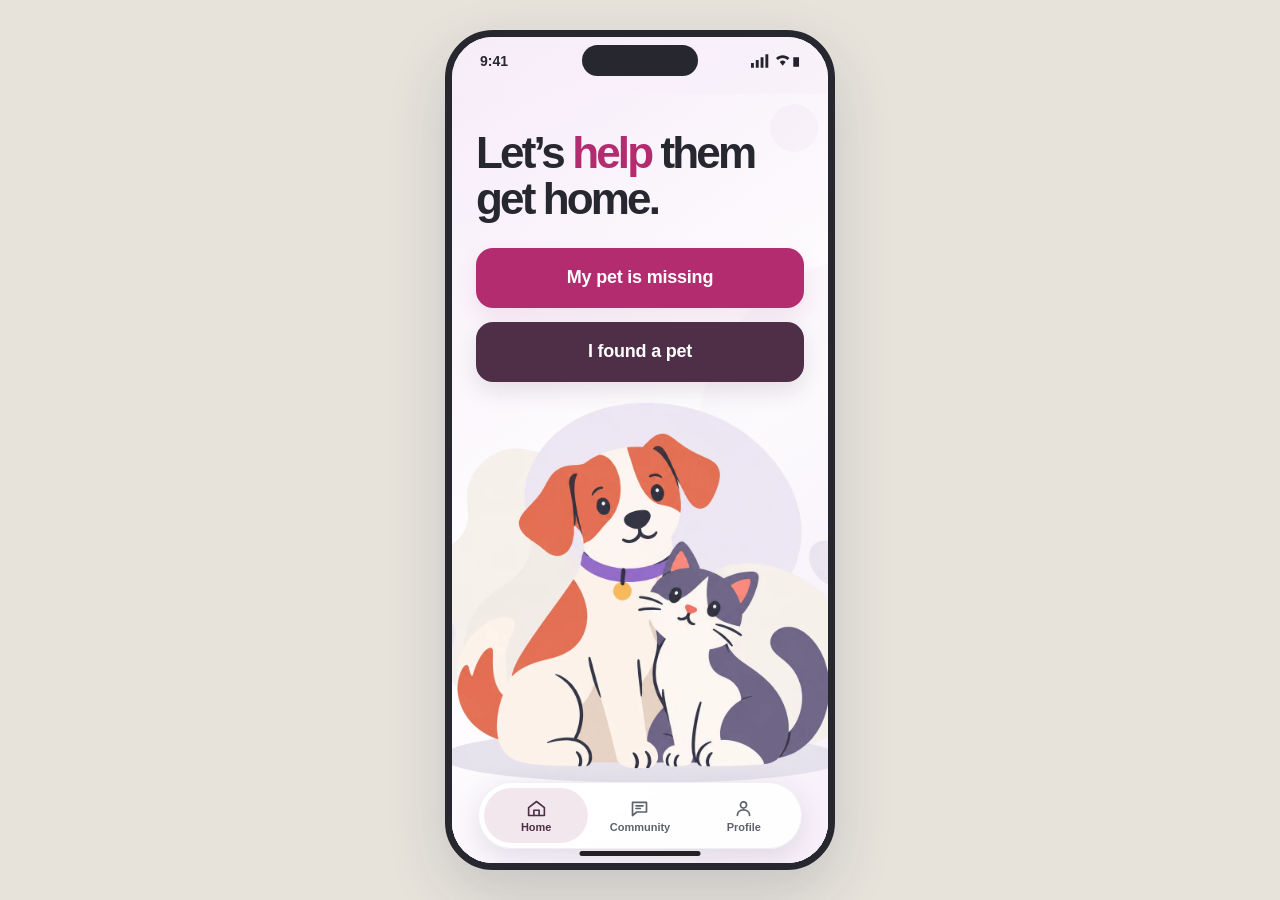
<file: noahs-ark-interactive.html>
<!doctype html>
<html lang="en">
<head>
  <meta charset="utf-8">
  <meta name="viewport" content="width=device-width,initial-scale=1,viewport-fit=cover">
  <meta name="theme-color" content="#ffffff">
  <title>Noah's Ark — iOS app concept</title>
  <meta name="description" content="Interactive Noah’s Ark missing and found pet report prototype.">
  <link rel="icon" type="image/svg+xml" href="data:image/svg+xml,%3Csvg xmlns=%22http://www.w3.org/2000/svg%22 viewBox=%220 0 64 64%22%3E%3Crect width=%2264%22 height=%2264%22 rx=%2216%22 fill=%22%234E2F47%22/%3E%3Ccircle cx=%2220%22 cy=%2223%22 r=%225%22 fill=%22%23fff%22/%3E%3Ccircle cx=%2232%22 cy=%2218%22 r=%225%22 fill=%22%23fff%22/%3E%3Ccircle cx=%2244%22 cy=%2223%22 r=%225%22 fill=%22%23fff%22/%3E%3Cpath d=%22M32 30c-6 0-16 9-16 16 0 4 3 6 7 6 3 0 6-2 9-2s6 2 9 2c4 0 7-2 7-6 0-7-10-16-16-16Z%22 fill=%22%23B32C6F%22/%3E%3C/svg%3E">
  <style>
    :root{--ink:#23232b;--muted:#62646f;--pink:#B32C6F;--pinkdark:#942059;--blush:#fae9f1;--cream:#fffaf5;--paper:#fff;--line:#e6e2df;--sage:#e4eee6;--deepgreen:#294c3e;--error:#a62a40;--shadow:0 25px 55px rgba(47,26,34,.17);--s1:4px;--s2:8px;--s3:12px;--s4:16px;--s6:24px;--s8:32px;--edge:24px}
    *{box-sizing:border-box}html{font-family:-apple-system,BlinkMacSystemFont,"Segoe UI",sans-serif;color:var(--ink);background:#f1eee9}body{margin:0}button,input,textarea,select{font:inherit}button{cursor:pointer}button:focus-visible,input:focus-visible,textarea:focus-visible,select:focus-visible{outline:3px solid #8d3a71;outline-offset:2px}::selection{background:#f0b9d4;color:#271422}
    .workspace{min-height:100vh;display:grid;grid-template-columns:minmax(210px,1fr) 430px minmax(240px,1fr);align-items:center;gap:clamp(22px,4vw,90px);padding:30px clamp(28px,5vw,90px);background:radial-gradient(circle at 5% 8%,#fff5ea 0,transparent 34%),radial-gradient(circle at 98% 87%,#f6e5e9 0,transparent 32%),#f1eee9}
    .intro{align-self:center;max-width:335px}.kicker{font-size:12px;font-weight:750;letter-spacing:.14em;text-transform:uppercase;color:var(--pink)}.intro h1{font-size:clamp(36px,3.7vw,58px);line-height:1.03;letter-spacing:-.045em;margin:15px 0 18px}.intro p,.notes p{line-height:1.6;color:#585861}.intro .flow{margin-top:38px;display:grid;gap:0}.flow button{border:0;border-left:2px solid #d5cdca;background:none;color:#777078;text-align:left;padding:13px 0 13px 18px;font-size:14px;font-weight:650;display:flex;align-items:center;gap:12px}.flow button.active{border-color:var(--pink);color:var(--pink)}.flow .num{font-size:11px;font-variant-numeric:tabular-nums;opacity:.75}
    .export-tools{margin-top:22px;border-top:1px solid #ddd4d2;padding-top:20px}.export-tools button{min-height:48px;padding:10px 17px;border:0;border-radius:12px;background:var(--ink);color:#fff;font-size:14px;font-weight:750}.export-tools p{font-size:12px;line-height:1.45;margin:9px 0 0}.export-tools #exportStatus{color:var(--pink);font-weight:700}
    .phone{width:390px;height:min(844px,calc(100vh - 60px));min-height:720px;border:7px solid #242327;border-radius:48px;overflow:hidden;background:var(--paper);box-shadow:var(--shadow);position:relative;justify-self:center}.phone:before{content:"";position:absolute;z-index:8;left:50%;top:8px;transform:translateX(-50%);width:116px;height:31px;border-radius:20px;background:#242327;pointer-events:none}.status{height:57px;padding:16px 28px 0;display:flex;align-items:flex-start;justify-content:space-between;font-size:14px;font-weight:700;background:var(--paper);position:relative;z-index:3}.status svg{width:49px;height:16px}.screen{display:none;height:calc(100% - 57px);overflow:hidden;flex-direction:column;background:var(--paper)}.screen.active{display:flex}.scroll{overflow:auto;min-height:0;flex:1;overscroll-behavior:contain;scrollbar-width:thin;scrollbar-color:#d7cbd1 transparent}.screen header{flex:none;height:52px;display:flex;align-items:center;justify-content:space-between;padding:0 var(--edge)}.navtitle{font-size:16px;font-weight:700}.iconbutton{border:0;background:transparent;min-width:44px;min-height:44px;border-radius:22px;display:inline-grid;place-items:center;color:var(--ink)}.iconbutton svg{width:22px;height:22px;fill:none;stroke:currentColor;stroke-width:2;stroke-linecap:round;stroke-linejoin:round}.navspacer{width:44px}.stepbar{padding:var(--s3) var(--edge) var(--s4);border-bottom:1px solid #f1ecea}.stepbar .row{display:flex;justify-content:space-between;font-size:13px;font-weight:700}.stepbar .row span:last-child{font-weight:500;color:var(--muted)}.track{height:5px;border-radius:5px;background:#f1e9ed;margin-top:var(--s3);overflow:hidden}.track i{display:block;background:var(--pink);height:100%;border-radius:5px}.content{padding:var(--s6) var(--edge) var(--s8)}.content h2{font-size:28px;line-height:1.15;letter-spacing:-.035em;margin:0 0 var(--s2)}.lede{font-size:16px;color:var(--muted);line-height:1.45;margin:0 0 var(--s6)}.field{margin:0 0 var(--s6)}.field label,.field .label{display:block;font-size:15px;font-weight:730;margin-bottom:var(--s2)}.field small,.hint{font-size:13px;line-height:1.4;color:var(--muted)}.optional{font-weight:450;color:var(--muted)}input[type=text],input[type=tel],input[type=email],input[type=password],input[type=datetime-local],textarea,select{width:100%;border:1.5px solid #d7d4d7;border-radius:13px;background:#fff;color:var(--ink);padding:13px 14px;min-height:52px;font-size:16px;box-shadow:none}textarea{resize:vertical;min-height:81px;line-height:1.35}input::placeholder,textarea::placeholder,select:invalid{color:#70727a}.error{font-size:12px;color:var(--error);font-weight:650;margin:7px 0 0;display:none}.invalid+.error,.invalid~.error{display:block}.invalid{border-color:var(--error)!important}.row2{display:grid;grid-template-columns:1fr 1fr;gap:var(--s3)}.photo-box{width:100%;border:1.5px dashed #c9c0c6;background:#fff9fc;border-radius:18px;min-height:104px;position:relative;overflow:hidden;display:flex;flex-direction:column;align-items:center;justify-content:center;text-align:center;cursor:pointer;padding:var(--s3) var(--s4);font:inherit}.photo-box:hover{background:#fff1f8}.photo-box:focus-visible{outline:3px solid var(--pink);outline-offset:3px}[hidden]{display:none!important}.photo-box img{width:100%;height:110px;object-fit:cover;display:block}.photo-box:not(.empty){padding:0;min-height:110px}.photo-box:not(.empty) .upload{position:absolute;bottom:8px;right:8px;background:#fff;padding:7px 12px;border-radius:100px;box-shadow:0 2px 8px #2c172b20}.photo-box .upload{color:var(--pink);font-size:15px;font-weight:750}.empty-message{color:var(--muted);font-size:13px;line-height:1.4;margin-bottom:var(--s1)}.petphoto{display:none}.capsule{display:inline-flex;align-items:center;gap:6px;font-size:12px;font-weight:700;color:var(--deepgreen);background:var(--sage);padding:7px 10px;border-radius:100px;margin-bottom:20px}
    .footer{flex:none;background:var(--paper);border-top:1px solid #f0eceb;padding:var(--s3) var(--edge) max(var(--s6),env(safe-area-inset-bottom));display:grid;gap:var(--s3)}.primary,.secondary{border:0;border-radius:15px;min-height:52px;padding:var(--s3) var(--s4);font-size:17px;font-weight:750;width:100%;transition:background .18s,transform .18s}.primary{background:var(--pink);color:#fff}.primary:active,.secondary:active{transform:scale(.985)}.primary:hover{background:var(--pinkdark)}.primary:disabled{background:#cfc9cc;cursor:not-allowed}.secondary{background:#f5f0f1;color:var(--ink)}.footer .quiet{border:0;background:none;color:var(--muted);min-height:44px;font-size:14px;font-weight:650}.footer small{text-align:center;color:var(--muted);font-size:11px}
    .home{background:#fff}.lang{border:1px solid #dfd6d9;border-radius:99px;background:#fff;min-height:42px;padding:0 12px;font-size:13px;font-weight:750}.homehero{padding:var(--s6) var(--edge) var(--s2)}.homehero h2{font-size:41px;line-height:1.06;letter-spacing:-.055em;margin:0 0 var(--s6);max-width:290px}.homehero p{font-size:17px;line-height:1.45;color:#605b5c;max-width:310px;margin:0 0 var(--s6)}.homehero h2 .accent{color:var(--pink)}.homehero .found-action{margin-top:var(--s3)}.homehero .primary{box-shadow:0 4px 12px rgba(179,44,111,.10)}.illustration{height:222px;margin:22px -26px -32px;background:var(--blush);position:relative;overflow:hidden}.illustration:before{content:"";position:absolute;width:340px;height:340px;background:#ffe6c9;border-radius:50%;top:24px;left:33%}.illustration img{position:absolute;width:250px;height:220px;object-fit:cover;object-position:center 27%;border-radius:120px 120px 0 0;bottom:-3px;left:50%;transform:translateX(-50%);box-shadow:0 9px 24px #74563832}.home-under{padding:var(--s4) var(--edge) var(--s6)}.home-under:has(#homeReport[hidden]){display:none}.link{border:0;background:none;color:var(--pink);font-weight:750;padding:11px 0;min-height:44px;text-align:left}
    .mapbox{height:120px;border-radius:17px;overflow:hidden;background:#e9f1e7;position:relative;margin:var(--s4) 0 0}.mapbox:before{content:"";position:absolute;inset:-50px;background:linear-gradient(31deg,transparent 43%,#fff 43% 48%,transparent 48%),linear-gradient(112deg,transparent 25%,#fff 25% 31%,transparent 31%),linear-gradient(0deg,transparent 65%,#fff 65% 70%,transparent 70%),linear-gradient(90deg,transparent 72%,#fff 72% 77%,transparent 77%);opacity:.85}.map-pin{position:absolute;z-index:2;top:31px;left:calc(50% - 16px);width:32px;height:39px;filter:drop-shadow(0 3px 4px #3e263333)}.map-caption{position:absolute;z-index:2;bottom:8px;left:9px;background:#fff;border-radius:100px;padding:6px 10px;font-size:11px;font-weight:700;color:#625d63}.inline-note{font-size:12px;color:var(--muted);line-height:1.4;margin:8px 0 0}.toggleline{display:flex;align-items:flex-start;gap:var(--s3);padding:var(--s4) 0;border-top:1px solid var(--line);min-height:52px}.field label.toggleline{display:flex;margin:0}.toggleline input{width:19px;height:19px;accent-color:var(--pink);margin:1px 0 0;flex:none}.toggleline strong{display:block;font-size:14px}.toggleline span{display:block;color:var(--muted);font-size:12px;line-height:1.4;margin-top:4px}.privacy{background:#f8f4f5;border-radius:12px;padding:11px 12px;font-size:12px;line-height:1.4;color:#57515a;margin-top:10px}.timechoice{display:flex;gap:var(--s2);margin-bottom:var(--s3)}.chip{border:1px solid #d9d3d6;border-radius:100px;padding:8px 14px;background:#fff;color:var(--ink);font-size:13px;font-weight:650;min-height:44px}.chip.selected{background:#fae4ee;border-color:var(--pink);color:#9b1157}.dateblock{display:none;margin-top:8px}.dateblock.active{display:block}
    .review-photo{width:100%;height:168px;object-fit:cover;border-radius:16px;margin:2px 0 19px}.review-section{border-top:1px solid var(--line);padding:var(--s4) 0 var(--s6)}.review-section:first-of-type{border-top:0}.section-head{display:flex;justify-content:space-between;align-items:center;margin-bottom:9px}.section-head h3{margin:0;font-size:17px}.section-head button{border:0;background:none;color:var(--pink);font-size:14px;font-weight:750;min-height:44px;padding:0 var(--s2)}.review-section p{margin:var(--s2) 0;font-size:15px;line-height:1.45;color:#53535c}.review-section strong{color:var(--ink)}.publicline{background:#f8f4f5;border-radius:13px;padding:13px 14px;font-size:13px;line-height:1.45;color:#504e55;margin-top:7px}.publicline strong{display:block;margin-bottom:4px}.review-submit{margin-top:var(--s2);display:grid;gap:var(--s3)}.review-submit .publicline{margin:0}.review-submit small{font-size:11px;line-height:1.4;color:var(--muted);text-align:center}.confirm{background:var(--cream)}.confirm .scroll{display:flex;flex-direction:column;padding:var(--s6) var(--edge) max(var(--s6),env(safe-area-inset-bottom))}.seal{width:74px;height:74px;border-radius:25px;background:var(--sage);color:var(--deepgreen);display:grid;place-items:center;margin:0 auto var(--s4);position:relative;isolation:isolate}.seal svg{width:42px;height:42px;stroke-width:2.5}.seal::after{content:"";position:absolute;inset:-8px;border:2px solid var(--sage);border-radius:32px;opacity:0;pointer-events:none}.confirm .scroll > h2{font-size:31px;line-height:1.12;letter-spacing:-.045em;margin:0 0 var(--s6);text-align:center}.confirm p{color:#5e5c60;line-height:1.48;font-size:15px;margin:0 0 24px}.confirm .success-message{text-align:center;font-size:16px;margin:0 0 var(--s3)}.confirm .next{border-top:1px solid #ded9d7;padding-top:var(--s4);margin-top:var(--s6)}.confirm .next strong{font-size:15px}.confirm .next p{font-size:14px;margin:var(--s2) 0 0}
    .flyer-paper{background:white;border-radius:2px;box-shadow:0 14px 27px #3830341d;overflow:hidden;color:#222;max-width:330px;margin:auto}#flyerPaper{width:100%;cursor:zoom-in}#flyerPaper:focus-visible{outline:3px solid var(--pink);outline-offset:3px}.flyer-preview-head{display:flex;justify-content:space-between;align-items:center;gap:var(--s2);margin-bottom:var(--s3);font-size:14px}.flyer-preview-head button{border:0;background:none;color:var(--pink);font-size:13px;font-weight:750;min-height:44px;padding:0 var(--s2)}.confirm-actions{display:grid;grid-template-columns:1fr 1fr;gap:var(--s3);margin-top:var(--s4)}.confirm-actions button{font-size:15px;padding:var(--s2);min-height:52px}.edit-report{border:0;background:none;color:var(--muted);font-size:14px;font-weight:700;min-height:44px;align-self:center;margin-top:var(--s4);padding:0 var(--s3)}#flyerDialog{border:0;border-radius:18px;padding:var(--s4);width:min(560px,calc(100vw - 24px));max-height:calc(100dvh - 24px);box-shadow:0 25px 60px #16111955;background:#fff}#flyerDialog::backdrop{background:#15121caa}#flyerDialog button{display:block;margin:0 0 var(--s3) auto;border:0;background:#f6f1f2;border-radius:99px;min-height:44px;padding:0 var(--s4);color:var(--ink);font-weight:700}#flyerDialog img{display:block;width:100%;max-height:calc(100dvh - 110px);object-fit:contain}.flyer-top{background:#B32C6F;color:#fff;padding:16px 19px 13px}.flyer-top .eyebrow{font-size:12px;font-weight:800;letter-spacing:.12em}.flyer-top h2{font-size:39px;letter-spacing:-.05em;line-height:1.04;margin:5px 0 0}.flyer-paper>img{display:block;width:100%;height:228px;object-fit:cover}.flyer-paper.no-photo .flyer-body{padding-top:24px}.flyer-body{padding:17px 19px 20px}.flyer-body h3{font-size:31px;letter-spacing:-.045em;margin:0 0 8px}.flyer-body p{font-size:14px;line-height:1.38;margin:0 0 12px;color:#222}.flyer-rule{height:1px;background:#ddd;margin:15px 0}.flyer-contact{font-size:20px!important;font-weight:800;margin-bottom:0!important;overflow-wrap:anywhere}.flyer-brand{border-top:1px solid #e7e0e2;padding-top:11px;font-size:11px;color:#5c565a;font-weight:700}
    .confirm.celebrate .seal{animation:sealArrive .42s cubic-bezier(.16,1,.3,1) both}.confirm.celebrate .seal::after{animation:sealRipple .7s cubic-bezier(.16,1,.3,1) .2s both}.confirm.celebrate .seal svg path{animation:checkDraw .44s cubic-bezier(.16,1,.3,1) .12s both}.action-status{min-height:19px;margin:var(--s2) 0 0!important;color:var(--deepgreen)!important;font-size:13px!important;font-weight:650;text-align:center}.action-status:empty{display:none}@keyframes sealArrive{from{transform:scale(.78);background:#f1f5ee}to{transform:scale(1);background:var(--sage)}}@keyframes sealRipple{from{transform:scale(.82);opacity:.9}to{transform:scale(1.45);opacity:0}}@keyframes checkDraw{from{stroke-dasharray:38;stroke-dashoffset:38}to{stroke-dasharray:38;stroke-dashoffset:0}}
    .confirm.celebrate #flyerPaper{animation:flyerAppear .28s ease-out .18s both}@keyframes flyerAppear{from{opacity:.65}to{opacity:1}}.report-link,.home-link,.home-report-link{border:0;background:none;color:var(--pink);font-size:15px;font-weight:750;min-height:44px;padding:var(--s2) var(--s3)}.report-link{align-self:center;margin-top:var(--s2)}.home-link{align-self:center;margin-top:var(--s4)}.home-report-link{display:block;margin-top:var(--s4);padding-left:0}.flow button:disabled{opacity:.48;cursor:default}
    
    .screen.main-screen{height:calc(100% - 57px - 80px)}.app-nav{position:absolute;bottom:0;left:0;right:0;height:80px;display:grid;grid-template-columns:repeat(3,1fr);padding:6px var(--s4) 18px;background:#fff;border-top:1px solid var(--line);z-index:3}.app-nav button{border:0;background:none;border-radius:12px;color:var(--muted);font-size:13px;font-weight:700;min-height:44px}.app-nav button[aria-current=page]{color:var(--pink);background:#fff1f7}.community-content h2,.profile-content h2,.account-content h2{font-size:28px;line-height:1.15;letter-spacing:-.035em}.community-tools{display:grid;gap:var(--s2);margin-bottom:var(--s6)}.community-tools button{font-size:15px}.community-list{border-top:1px solid var(--line)}.empty-feed{padding:var(--s6) 0;color:var(--muted);font-size:15px;line-height:1.45}.post-composer{padding:var(--s4);border:1px solid var(--line);border-radius:16px;margin-bottom:var(--s6);background:#fff}.post-composer label{display:block;font-weight:700;margin-bottom:var(--s2)}.post-composer textarea{width:100%;min-height:100px}.composer-actions{display:flex;align-items:center;gap:var(--s3);margin-top:var(--s3)}.composer-actions button:first-child{border:0;background:none;min-height:44px;padding:0 var(--s3);color:var(--muted);font-weight:700}.composer-actions .primary{flex:1;font-size:15px}.community-post{padding:var(--s6) 0;border-bottom:1px solid var(--line)}.post-author{font-size:15px;font-weight:750}.post-meta{font-size:12px;color:var(--muted);margin:4px 0 var(--s3)}.post-copy{font-size:15px;line-height:1.5;white-space:pre-wrap;overflow-wrap:anywhere;margin:0 0 var(--s3)}.post-actions{display:flex;gap:var(--s3)}.post-actions button,.reply-form button{border:0;background:none;color:var(--pink);font-weight:750;min-height:44px;padding:0 var(--s2)}.post-actions button[aria-pressed=true]{color:var(--deepgreen)}.reply-list{margin:var(--s2) 0 0;padding-left:var(--s4);border-left:1px solid var(--line)}.reply-list p{font-size:14px;line-height:1.4;margin:0 0 var(--s2);overflow-wrap:anywhere}.reply-form{display:flex;gap:var(--s2);margin-top:var(--s2)}.reply-form input{min-width:0;flex:1}.local-note{font-size:12px;line-height:1.45;color:var(--muted);margin:var(--s6) 0}.profile-content #profileGuest{display:grid;gap:var(--s3)}.profile-content #profileGuest button{font-size:16px}.profile-identity{display:flex;align-items:center;gap:var(--s3);margin:var(--s4) 0}.avatar{width:48px;height:48px;border-radius:50%;display:grid;place-items:center;background:var(--blush);color:var(--pink);font-size:19px;font-weight:800}.profile-identity strong,.profile-identity span:last-child{display:block}.profile-identity span:last-child{font-size:13px;color:var(--muted);margin-top:3px}.profile-report{border-top:1px solid var(--line);margin-top:var(--s8);padding-top:var(--s6)}.profile-report strong{font-size:17px}.profile-report p,#profilePostCount{font-size:14px;line-height:1.45;color:var(--muted)}.account-switch{display:flex;background:#f6f1f3;padding:4px;border-radius:13px;margin-bottom:var(--s6)}.account-switch button{flex:1;border:0;background:none;border-radius:9px;min-height:44px;font-size:15px;font-weight:750;color:var(--muted)}.account-switch button[aria-pressed=true]{background:#fff;color:var(--pink);box-shadow:0 2px 8px #3d273119}.account-error{color:var(--error);font-size:14px;line-height:1.4;margin:0 0 var(--s3)}@media(max-width:730px){.screen.main-screen{height:calc(100% - 57px - env(safe-area-inset-top) - 80px - env(safe-area-inset-bottom))}.app-nav{height:calc(80px + env(safe-area-inset-bottom));padding-bottom:calc(18px + env(safe-area-inset-bottom))}}
    .handoff{font-size:12px;line-height:1.5;color:#5b5961;margin-top:15px}.handoff summary{font-weight:750;cursor:pointer;color:var(--pink);min-height:44px;display:flex;align-items:center}.handoff ul{padding-left:19px;margin:0}.handoff li{margin:0 0 8px}
    .notes{max-width:325px;align-self:center}.notes h2{font-size:20px;letter-spacing:-.025em;margin:0 0 15px}.notes p{font-size:14px}.notes dl{font-size:13px;line-height:1.5}.notes dt{font-weight:780;margin:15px 0 3px}.notes dd{margin:0;color:#5b5961}.notice{background:#fff;border:1px solid #e5dfdc;border-radius:14px;padding:14px;font-size:12px;line-height:1.5;color:#57535a;margin-top:27px}.homebar{position:absolute;z-index:4;bottom:7px;left:50%;transform:translateX(-50%);height:5px;width:121px;border-radius:4px;background:#222}
    @media(max-width:360px){.row2{grid-template-columns:1fr}.timechoice{flex-wrap:wrap}}@media(max-width:1050px){.workspace{grid-template-columns:1fr 430px;gap:28px}.notes{display:none}.intro h1{font-size:36px}}@media(max-width:730px){.workspace{display:block;padding:0;background:#fff}.intro,.notes{display:none}.phone{width:100%;height:100dvh;min-height:620px;border:0;border-radius:0;box-shadow:none}.phone:before{display:none}.status{padding-top:max(16px,env(safe-area-inset-top));height:calc(57px + env(safe-area-inset-top))}.screen{height:calc(100% - 57px - env(safe-area-inset-top))}.homebar{bottom:max(7px,env(safe-area-inset-bottom))}}@media(max-height:760px) and (min-width:731px){.phone{height:calc(100vh - 28px);min-height:640px}.workspace{padding-top:14px;padding-bottom:14px}}@media(prefers-reduced-motion:reduce){*,*:before,*:after{transition:none!important;animation:none!important}}
    .photo-box.empty{min-height:142px;height:142px;padding:15px;display:flex;gap:8px;background:#fbf8fc;border:1.5px dashed #cbb6c7}
    .empty-photo-icon{width:37px;height:37px;stroke:#8b6484;stroke-width:1.7;fill:none;stroke-linecap:round;stroke-linejoin:round}
    .photo-box:not(.empty) .empty-photo-icon{display:none}
    .photo-box:not(.empty){min-height:184px}.photo-box:not(.empty) #photoPreview{height:184px}
    
    .photo-caption{font-size:13px;line-height:1.4;color:var(--muted);margin:9px 0 0}
    /* Rounded, airy direction based on the supplied app reference. */
    :root{--ink:#27272f;--muted:#696a72;--pink:#B32C6F;--pinkdark:#942059;--blush:#fce9f2;--cream:#fafafa;--paper:#fff;--line:#e8e8eb;--sage:#efe4eb;--deepgreen:#4E2F47;--shadow:0 20px 48px rgba(42,48,78,.13)}
    html{font-family:-apple-system,BlinkMacSystemFont,"Segoe UI",sans-serif;background:#f3f3f7}
    button,input,select,textarea{font-family:inherit}
    button:focus-visible,input:focus-visible,textarea:focus-visible,select:focus-visible{outline:3px solid #4E2F47;outline-offset:3px}
    ::selection{background:#e8def6;color:var(--ink)}
    .workspace{background:radial-gradient(circle at 5% 10%,#eef0ff,transparent 40%),radial-gradient(circle at 98% 90%,#f9eafa,transparent 40%),#e7e3db}
    .intro .kicker{color:var(--pink)}.intro h1{letter-spacing:-.055em}
    .flow button.active{border-color:#4E2F47;color:#4E2F47}.export-tools button{border:0;background:#4E2F47;color:#fff;border-radius:14px}
    .phone{border-color:#27272f;background:#fff;box-shadow:0 24px 60px rgba(36,39,74,.16)}.phone:before{background:#27272f}
    .screen,.status,.footer{background:#fff}.screen header{border-bottom:1px solid #f0f0f2}.navtitle{font-weight:680;letter-spacing:-.025em}
    .stepbar{background:#fff;border-bottom:1px solid #f0f0f2}.stepbar .row strong{color:#4E2F47;font-size:12px;letter-spacing:.025em}
    .track{height:7px;background:#f1e7ed;border-radius:99px}.track i{background:#4E2F47;border-radius:99px}
    .content{padding-top:28px}.content h2,.community-content h2,.profile-content h2,.account-content h2{font-size:32px;line-height:1.12;letter-spacing:-.045em;font-weight:670}
    .lede{color:#686a75;line-height:1.48}.field label,.field .label{font-weight:650}.optional{font-size:13px;font-weight:500}
    input[type=text],input[type=tel],input[type=email],input[type=password],input[type=datetime-local],textarea,select{border:1px solid #dbdce5;border-radius:16px;background:#fbfbfd;min-height:52px}
    input::placeholder,textarea::placeholder,select:invalid{color:#777984}
    .primary,.secondary{border:0;border-radius:17px;min-height:54px;box-shadow:none;font-weight:700;letter-spacing:-.012em}
    .primary{background:#B32C6F;color:#fff}.primary:hover{background:#942059}.primary:disabled{background:#e1e1e8;color:#666873}
    .secondary{background:#efe4eb;color:#4E2F47}.secondary:hover{background:#e7d4e0}
    /* A soft lavender gradient carries the background; the circles stay barely visible. */
    .status{background:linear-gradient(145deg,#f7edf9,#f9f2fa)}
    .screen:not(.home) header{background:linear-gradient(180deg,#f8eef9,#f9f2fa)}
    .screen:not(.home) .stepbar{background:linear-gradient(180deg,#f9f2fa,#faf5fc)}
    .screen:not(.home) .scroll,.home .scroll{
      background-color:#faf5fc;
      background-image:
        radial-gradient(circle 24px at 91% 34px,rgba(151,107,171,.045) 98%,transparent 100%),
        radial-gradient(circle 185px at 114% 345px,rgba(176,135,199,.045) 98%,transparent 100%),
        radial-gradient(circle 20px at 94% 605px,rgba(151,107,171,.04) 98%,transparent 100%),
        radial-gradient(circle 155px at -14% 955px,rgba(176,135,199,.035) 98%,transparent 100%),
        radial-gradient(circle 23px at 89% 1180px,rgba(151,107,171,.035) 98%,transparent 100%),
        radial-gradient(circle 120px at 114% 1450px,rgba(176,135,199,.03) 98%,transparent 100%),
        linear-gradient(145deg,#f7edf9 0%,#fff 53%,#f8effa 100%);
      background-repeat:no-repeat;
    }
    .home{background:#fff}.home .scroll{display:flex;flex-direction:column;overflow-x:hidden}
    .homehero{flex:none;padding-top:36px;padding-bottom:0}.homehero h2{font-size:44px;line-height:1.04;max-width:335px;font-weight:760;letter-spacing:-.065em;margin-bottom:26px}
    .homehero h2 .accent{color:#B32C6F}.homehero .primary{min-height:60px;font-size:18px;border-radius:17px;box-shadow:0 10px 22px rgba(179,44,111,.10)}
    .homehero .found-action{background:#4E2F47;color:#fff;margin-top:14px;box-shadow:0 10px 22px rgba(78,47,71,.12)}.homehero .found-action:hover{background:#3d2539}
    .homehero .primary:active{box-shadow:0 4px 10px rgba(179,44,111,.10);transform:translateY(1px)}
    .home-under{padding:12px var(--edge) 0}.home-report-link{color:#4E2F47}
    .home-art-wrap{flex:1;min-height:390px;overflow:hidden;display:flex;justify-content:center;align-items:flex-start;margin:14px calc(-1 * var(--edge)) 0;background:transparent}
    .home-art{display:block;width:500px;height:auto;max-width:none;flex:none;transform:translateY(-42px)}
    .community .scroll{display:flex;flex-direction:column;overflow-x:hidden}
    .community-content{display:flex;flex-direction:column;flex:1;min-height:100%;padding-bottom:0}
    .community-art-wrap{flex:1;min-height:315px;max-height:375px;overflow:hidden;display:flex;justify-content:center;align-items:flex-start;margin:12px calc(-1 * var(--edge)) 0;background:transparent}
    .community-art{display:block;width:430px;height:auto;max-width:none;flex:none;transform:translateY(-35px);mix-blend-mode:multiply}
    .app-nav{left:7%;right:7%;bottom:max(14px,env(safe-area-inset-bottom));width:86%;height:67px;padding:5px;border:1px solid rgba(237,237,243,.85);border-radius:38px;background:rgba(255,255,255,.91);box-shadow:0 8px 28px rgba(48,48,76,.13);backdrop-filter:blur(16px);-webkit-backdrop-filter:blur(16px)}
    .app-nav button{display:flex;flex-direction:column;align-items:center;justify-content:center;gap:2px;min-height:54px;border-radius:30px;color:#5e626d;font-size:11px;font-weight:650}
    .app-nav button svg{width:21px;height:21px;stroke:currentColor;stroke-width:1.9;fill:none;stroke-linecap:round;stroke-linejoin:round}
    .app-nav button[aria-current=page]{background:#f3e7ee;color:#4E2F47}
    .photo-box{border:1px solid #dedde8;border-radius:20px;background:#f8f5fd}.photo-box.empty .upload{background:#B32C6F;border:0;color:#fff}.photo-box:not(.empty) .upload{border:0;color:#4E2F47}
    .mapbox{background:#f5f0f3;border:1px solid #ebe1e9;border-radius:20px}.map-caption{border:1px solid #e2def0;background:#faf8fe;border-radius:15px}
    .privacy,.publicline{background:#f6f2fb;border:1px solid #e7ddf2;border-radius:16px;color:#4c4858}
    .chip{border:1px solid #ddd9e8;background:#fff;color:var(--ink);border-radius:100px}.chip.selected{background:#f4dce8;border-color:#db9ab9;color:#4E2F47}
    .capsule{background:#f3e1ea;color:#4E2F47}.review-section{border-top-color:#ededf0}.review-section p{color:#60616b}.section-head button,.link,.post-actions button,.reply-form button{color:#4E2F47}
    .confirm{background:#fff}.seal{background:#e7ddf4;color:#4E2F47;border-radius:50%}.seal::after{border-color:#d3c5e9;border-radius:50%}
    .confirm .scroll>h2{font-size:35px;font-weight:720;letter-spacing:-.05em}.confirm .next{border-top-color:#ededf0}
    .flyer-paper{border:1px solid #e3dfea;border-radius:19px;box-shadow:0 14px 30px rgba(47,43,80,.12)}
    .flyer-top{background:#B32C6F;color:#fff}.flyer-top h2{letter-spacing:-.05em}.flyer-contact{color:#942059!important}
    .post-composer{border:1px solid #e6e2ee;background:#fff;border-radius:20px}.community-list,.community-post,.profile-report{border-color:#e9e9ee}
    .avatar{background:#e8def6;color:#4E2F47}.account-switch{background:#f1edf8}.account-switch button[aria-pressed=true]{background:#fff;color:#4E2F47;box-shadow:0 2px 8px rgba(41,46,86,.08)}
    .notice{border-color:#e2dfed;background:#fff}.notes h2{letter-spacing:-.04em}
    .photo-picker{border:0;border-radius:26px;width:min(360px,calc(100vw - 28px));max-height:calc(100dvh - 36px);padding:20px;background:#fff;color:var(--ink);box-shadow:0 24px 70px rgba(35,24,46,.28)}
    .photo-picker::backdrop{background:rgba(31,23,39,.45)}
    .photo-picker-head{display:flex;align-items:center;justify-content:space-between;gap:12px}.photo-picker h2{font-size:23px;letter-spacing:-.035em;margin:0}.photo-picker-close{border:0;background:#f3ecf2;border-radius:50%;width:44px;height:44px;font-size:25px;line-height:1;color:#4E2F47;cursor:pointer}
    .photo-picker p{color:#66616c;font-size:14px;line-height:1.4;margin:12px 0 16px}.photo-grid{display:grid;grid-template-columns:repeat(2,minmax(0,1fr));gap:12px;margin-bottom:18px}
    .photo-tile{position:relative;aspect-ratio:1;min-width:0;border-radius:19px;background:#f8f6fa;overflow:hidden}.photo-tile>img{width:100%;height:100%;object-fit:cover;display:block}
    .photo-tile-add{display:grid;place-items:center;width:100%;height:100%;border:1.5px dashed #d4c9d3;border-radius:19px;background:#f9f7fa;color:#4E2F47;cursor:pointer}.photo-tile-add svg{width:28px;height:28px;stroke:currentColor;fill:none;stroke-width:1.8;stroke-linecap:round;stroke-linejoin:round}
    .photo-tile-remove{position:absolute;right:6px;top:6px;display:grid;place-items:center;border:0;border-radius:50%;background:rgba(41,31,43,.38);color:#fff;width:40px;height:40px;backdrop-filter:blur(8px);-webkit-backdrop-filter:blur(8px);cursor:pointer}.photo-tile-remove svg{width:19px;height:19px;stroke:currentColor;stroke-width:2;fill:none;stroke-linecap:round;stroke-linejoin:round;filter:drop-shadow(0 1px 2px rgba(32,24,38,.5))}.photo-tile-remove:hover{background:rgba(41,31,43,.64)}
    .photo-tile-feature{position:absolute;left:7px;right:7px;bottom:7px;min-height:29px;border:0;border-radius:9px;background:rgba(255,255,255,.94);color:#4E2F47;font-size:11px;font-weight:760;text-align:center;display:grid;place-items:center}
    button.photo-tile-feature{cursor:pointer}.photo-tile.featured{outline:2px solid #B32C6F;outline-offset:-2px}.photo-tile.featured .photo-tile-feature{background:#B32C6F;color:#fff}
    .photo-picker .primary{width:100%}.photo-picker-status{min-height:18px;margin:0 0 9px!important;font-size:13px!important;color:#4E2F47!important}
    .selected-photos{display:grid;grid-template-columns:repeat(2,minmax(0,1fr));gap:12px;margin-top:8px}.selected-photos .photo-tile{aspect-ratio:1.15}.selected-photos .photo-tile-add{display:flex;flex-direction:column;align-items:center;justify-content:center;gap:11px;font-weight:680;font-size:13px;text-align:center}
    .manage-photos{margin-top:7px;padding:4px 0;color:#4E2F47}.selected-photos .photo-tile.featured{outline-width:2px}
    #done .scroll>*{flex-shrink:0}#flyerPaper{flex:none;min-height:max-content}
    .review-photo-thumbs{display:grid;grid-template-columns:repeat(3,1fr);gap:6px;margin:-11px 0 19px}.review-photo-thumbs img{width:100%;height:75px;object-fit:cover;border-radius:10px}
    .flyer-photos>img{display:block;width:100%;height:228px;object-fit:cover}.flyer-photos.has-multiple>img{height:183px}.flyer-thumbs{display:grid;gap:4px;padding:4px;background:#fff}.flyer-thumbs img{display:block;width:100%;height:65px;object-fit:cover;border-radius:5px}
    @media(max-width:730px){.workspace{background:#fff}.phone{box-shadow:none}}
    @media(max-height:760px){.homehero{padding-top:24px}.homehero h2{font-size:39px;margin-bottom:20px}.home-art-wrap{min-height:310px;margin-top:8px}.home-art{width:430px;transform:translateY(-38px)}.community-art-wrap{min-height:235px;max-height:280px}.community-art{width:355px;transform:translateY(-30px)}.app-nav{height:62px;bottom:max(9px,env(safe-area-inset-bottom))}}
      /* Keep the interactive phone as the only visible desktop element. */
    .workspace{display:grid;grid-template-columns:1fr;gap:0;align-items:center;justify-items:center;min-height:100vh;min-height:100dvh;padding:24px;background:#e7e3db}
    .intro,.notes{display:none!important}
    .phone{justify-self:center}
    @media(max-width:730px){.workspace{display:block;min-height:100dvh;padding:0;background:#fff}}
  </style>
</head>
<body>
<main class="workspace">
  <aside class="intro"><div class="kicker">Noah's Ark · iOS concept</div><h1>Make the next step clear.</h1><p>Report a lost or found pet first. Community and profile features sit outside that short reporting flow.</p><nav class="flow" aria-label="Preview screens"><button data-jump="home" class="active"><span class="num">01</span> Home</button><button data-jump="pet"><span class="num">02</span> Pet details</button><button data-jump="where"><span class="num">03</span> Place & contact</button><button data-jump="review"><span class="num">04</span> Review</button><button data-jump="done" disabled><span class="num">05</span> Confirmation & flyer</button><button data-jump="community"><span class="num">06</span> Community</button><button data-jump="profile"><span class="num">07</span> Profile</button></nav><div class="export-tools"><button type="button" id="exportScreen">Download this screen (PNG)</button><p>Choose a screen above, then download it for your case study.</p><p id="exportStatus" role="status" aria-live="polite"></p></div></aside>
  <section class="phone" aria-label="Interactive iPhone prototype">
    <div class="status" aria-hidden="true"><span>9:41</span><svg viewBox="0 0 51 16"><path fill="#23232b" d="M0 10h3v5H0zm5-3h3v8H5zm5-3h3v11h-3zm5-3h3v14h-3zM26 5c4-4 10-4 14 0l-2 2c-3-3-7-3-10 0zm4 4c2-2 4-2 6 0l-3 4zM44 4h6v10h-6z"/></svg></div>
    <section id="home" class="screen home active" aria-label="Home"><div class="scroll"><div class="homehero"><h2>Let’s <span class="accent">help</span> them get home.</h2><button class="primary" type="button" data-start="lost">My pet is missing</button><button class="primary found-action" type="button" data-start="found">I found a pet</button></div><div class="home-under"><button class="home-report-link" type="button" id="homeReport" hidden>View my report</button></div><div class="home-art-wrap" aria-hidden="true"><img class="home-art" src="/assets/noahs-ark/community-art.webp" alt=""></div></div></section>
    <section id="pet" class="screen" aria-label="About your pet"><header><button class="iconbutton" data-back="home" aria-label="Back"><svg viewBox="0 0 24 24"><path d="m15 18-6-6 6-6"/></svg></button><span class="navtitle">Missing pet report</span><button class="iconbutton" data-back="home" aria-label="Close report"><svg viewBox="0 0 24 24"><path d="M6 6l12 12M18 6 6 18"/></svg></button></header><div class="stepbar"><div class="row"><strong>About your pet</strong><span>Step 1 of 2</span></div><div class="track"><i style="width:50%"></i></div></div><div class="scroll"><div class="content"><h2>Let's start with the basics</h2><p class="lede">Take a deep breath - we're here to help</p><div class="field"><span class="label">Pet photos <span class="optional">· recommended</span></span><button type="button" class="photo-box empty" id="photoBox" aria-label="Choose pet photos"><svg class="empty-photo-icon" viewBox="0 0 40 40" aria-hidden="true"><rect x="5" y="8" width="30" height="25" rx="5"/><circle cx="26" cy="16" r="3"/><path d="M7 29l9-10 6 6 4-4 7 8"/></svg><img id="photoPreview" hidden alt="Selected pet photo"></button><div class="selected-photos" id="selectedPhotos" hidden aria-label="Selected pet photos"></div><button class="link manage-photos" type="button" id="managePhotos" hidden>Add or remove photos</button><p class="photo-caption">Add up to four. Choose which photo is featured on the flyer.</p><input class="petphoto" id="photoInput" type="file" accept="image/*" multiple aria-label="Choose up to four pet photos"></div><div class="row2"><div class="field"><label for="type">Type of pet <span class="optional">· required</span></label><select id="type" required><option value="">Select a pet type</option><option>Dog</option><option>Cat</option><option>Bird</option><option>Rabbit</option><option>Reptile</option><option>Other pet</option></select><p class="error" id="typeError">Choose the type of pet.</p></div><div class="field"><label for="name">Name <span class="optional">· optional</span></label><input id="name" type="text" placeholder="e.g., Max"></div></div><div class="field"><label for="description">How can someone recognize them? <span class="optional" id="descriptionRequirement">· required if no photo</span></label><textarea id="description" required placeholder="e.g., Golden coat, white chest, blue collar"></textarea><p class="error" id="descError">Add a short description when there's no photo.</p><small>Include details someone could spot from a distance.</small></div></div></div><div class="footer"><button class="primary" id="petContinue">Continue</button></div></section>
    <section id="where" class="screen" aria-label="Last seen and contact"><header><button class="iconbutton" data-back="pet" aria-label="Back"><svg viewBox="0 0 24 24"><path d="m15 18-6-6 6-6"/></svg></button><span class="navtitle">Missing pet report</span><button class="iconbutton" data-back="home" aria-label="Close report"><svg viewBox="0 0 24 24"><path d="M6 6l12 12M18 6 6 18"/></svg></button></header><div class="stepbar"><div class="row"><strong>Last seen & contact</strong><span>Step 2 of 2</span></div><div class="track"><i style="width:100%"></i></div></div><div class="scroll"><div class="content"><h2>Where were they last seen?</h2><p class="lede">An approximate area is enough to get started.</p><div class="field"><label for="location">Area to share publicly</label><input id="location" type="text" placeholder="Neighborhood, cross streets, or landmark"><p class="error" id="locationError">Add an approximate last-seen area.</p><div class="mapbox" role="img" aria-label="Illustrative preview of an approximate public area, not a live map"><svg class="map-pin" viewBox="0 0 32 39" aria-hidden="true"><path fill="#B32C6F" d="M16 0C7.2 0 0 7.2 0 16c0 11.5 16 23 16 23s16-11.5 16-23C32 7.2 24.8 0 16 0Z"/><circle cx="16" cy="16" r="5" fill="#fff"/></svg><span class="map-caption">Illustrative area preview</span></div></div><div class="field"><span class="label">About when?</span><div class="timechoice" role="group" aria-label="Approximate last-seen time"><button class="chip selected" type="button" data-time="Today">Today</button><button class="chip" type="button" data-time="Yesterday">Yesterday</button><button class="chip" type="button" data-time="Choose a date">Choose date</button></div><div class="dateblock" id="dateblock"><input type="text" id="dateText" placeholder="e.g., Friday evening" aria-label="Approximate date or time"></div><small>An estimate is okay.</small></div><div class="field" id="foundStatusField" hidden><span class="label">Is the pet with you?</span><label class="toggleline"><input type="radio" name="foundStatus" value="with"><span><strong>Yes, they are safe with me</strong></span></label><label class="toggleline"><input type="radio" name="foundStatus" value="sighting"><span><strong>No, I saw them nearby</strong></span></label><p class="error" id="foundStatusError">Choose one so the flyer gives accurate guidance.</p></div><div class="field"><label for="phone">Phone number for sightings</label><input id="phone" type="tel" inputmode="tel" placeholder="(555) 123-4567"><p class="error" id="phoneError">Add a phone number so someone can reach you.</p><label class="toggleline" for="showPhone"><input id="showPhone" type="checkbox" checked><span><strong>Show this number on the flyer</strong><span>A public flyer can be saved or reposted by anyone.</span></span></label><div class="privacy" id="privacyText">For this simple flyer, a visible phone number is needed. Private contact requires a separate contact page and notifications.</div></div></div></div><div class="footer"><button class="primary" id="whereContinue">Review report</button></div></section>
    <section id="review" class="screen" aria-label="Review report"><header><button class="iconbutton" data-back="where" aria-label="Back"><svg viewBox="0 0 24 24"><path d="m15 18-6-6 6-6"/></svg></button><span class="navtitle">Review report</span><span class="navspacer"></span></header><div class="scroll"><div class="content"><h2>Check before you submit.</h2><p class="lede">Review the details that will appear on your flyer.</p><img class="review-photo" id="reviewPhoto" hidden alt="Primary pet photo preview"><div class="review-photo-thumbs" id="reviewPhotoThumbs" hidden></div><div class="review-section"><div class="section-head"><h3>Your pet</h3><button type="button" data-next="pet">Edit</button></div><p><strong id="reviewName">Max</strong> · <span id="reviewType">Dog</span></p><p id="reviewDescription">Golden coat, blue collar, answers to Max.</p></div><div class="review-section"><div class="section-head"><h3>Last seen</h3><button type="button" data-next="where">Edit</button></div><p><strong id="reviewArea">Near Oak Park, Austin, TX</strong></p><p id="reviewTime">Today</p></div><div class="review-section"><div class="section-head"><h3>How people can reach you</h3><button type="button" data-next="where">Edit</button></div><p id="reviewPhone">(512) 555-0148</p></div><div class="review-submit"><div class="publicline" role="note"><strong>What will be public</strong><span id="publicSummary">Your pet details, shared area, and phone number will appear on the public flyer. Anyone can save or share it.</span></div><button class="primary" id="submitReport">Submit report</button><small>No automatic neighborhood or shelter alerts are part of this prototype.</small></div></div></div></section>
    <section id="done" class="screen confirm" aria-label="Report submitted">
      <header><span class="navspacer"></span><span class="navtitle">Report submitted</span><span class="navspacer"></span></header>
      <div class="scroll">
        <div class="seal"><svg viewBox="0 0 40 40" fill="none" stroke="currentColor" stroke-linecap="round" stroke-linejoin="round" aria-hidden="true"><path d="m9 21 7 7 15-17"/></svg></div>
        <p class="success-message">Your report is live.</p>
        <h2>Your flyer is ready to share.</h2>
        <div class="flyer-preview-head"><strong>Flyer preview</strong><button type="button" id="translateFlyer">Create Spanish version</button></div>
        <div class="flyer-paper" id="flyerPaper" role="button" tabindex="0" aria-label="Open larger flyer preview" aria-describedby="flyerDescription flyerArea flyerPhone">
          <div class="flyer-top"><span class="eyebrow">NOAH'S ARK</span><h2 id="flyerTitle">MISSING PET</h2></div>
          <div class="flyer-photos" id="flyerPhotoGallery" hidden><img id="flyerPhoto" alt="Primary pet photo on flyer"><div class="flyer-thumbs" id="flyerThumbs" hidden></div></div>
          <div class="flyer-body"><h3 id="flyerHeading">Pet type</h3><p id="flyerDescription">Identifying details</p><div class="flyer-rule"></div><p><strong id="lastSeenLabel">Last seen</strong><br><span id="flyerArea">Approximate area</span> · <span id="flyerTime">Today</span></p><p class="flyer-contact" id="flyerPhone">Call or text</p><div class="flyer-brand" id="flyerBrand">If you see this pet, please reach out. Noah's Ark</div></div>
        </div>
        <div class="confirm-actions"><button class="primary" id="shareFlyer">Share flyer</button><button class="secondary" id="saveFlyer">Save image</button></div>
        <p class="action-status" id="actionStatus" role="status" aria-live="polite"></p>
        <button class="report-link" type="button" id="viewReport">View my report</button>
        <div class="next"><strong>What you can do next</strong><p>Share the flyer in local groups or print it. Contact nearby shelters directly; Noah's Ark hasn't notified them for you.</p></div>
        <button class="home-link" type="button" id="backHome">Back to home</button>
      </div>
    </section>
    <section id="community" class="screen main-screen" aria-label="Community">
      <header><span class="navspacer"></span><span class="navtitle">Community</span><span class="navspacer"></span></header>
      <div class="scroll"><div class="content community-content">
        <h2>Neighbors help neighbors.</h2>
        <p class="lede">Share an update or check what others have posted here.</p>
        <p class="local-note">Preview only: updates stay here during this session. Neighbors are not notified.</p>
        <div class="community-tools"><button class="primary" type="button" id="writePost">Write an update</button><button class="secondary" type="button" id="postReport" hidden>Add my report to this feed</button></div>
        <div class="post-composer" id="postComposer" hidden><label for="postText">Your update</label><textarea id="postText" maxlength="500" placeholder="Share a useful detail with your community"></textarea><p class="error" id="postError" role="alert">Write a short update before posting.</p><div class="composer-actions"><button type="button" id="cancelPost">Cancel</button><button class="primary" type="button" id="publishPost">Post update</button></div></div>
        <div id="communityList" class="community-list" aria-live="polite"></div>
        <div class="community-art-wrap" id="communityArt" aria-hidden="true"><img class="community-art" src="/assets/noahs-ark/community-art-large.webp" alt=""></div>
      </div></div>
    </section>
    <section id="profile" class="screen main-screen" aria-label="Profile">
      <header><span class="navspacer"></span><span class="navtitle">Profile</span><span class="navspacer"></span></header>
      <div class="scroll"><div class="content profile-content">
        <h2 id="profileHeading">Your space, when you need it.</h2>
        <p class="lede" id="profileIntro">You can report a pet without an account. A profile lets you post updates in this preview.</p>
        <div id="profileGuest"><button class="primary" type="button" id="profileSignUp">Sign up</button><button class="secondary" type="button" id="profileSignIn">Sign in</button></div>
        <div id="profileMember" hidden><div class="profile-identity"><span class="avatar" id="profileInitial" aria-hidden="true">N</span><div><strong id="profileName"></strong><span id="profileEmail"></span></div></div><p id="profilePostCount"></p><button class="secondary" type="button" id="signOut">Sign out</button></div>
        <div class="profile-report"><strong>Your report</strong><p id="profileReportSummary">No report in this preview yet.</p><button class="home-report-link" type="button" id="profileReport" hidden>View my report</button></div>
        <p class="local-note">Demo profiles and posts are only available until this page reloads.</p>
      </div></div>
    </section>
    <section id="account" class="screen" aria-label="Demo account">
      <header><button class="iconbutton" type="button" data-back="profile" aria-label="Back to profile"><svg viewBox="0 0 24 24"><path d="m15 18-6-6 6-6"/></svg></button><span class="navtitle">Your profile</span><span class="navspacer"></span></header>
      <div class="scroll"><div class="content account-content">
        <h2 id="accountHeading">Sign up</h2><p class="lede">Create a demo profile to post an update. Reporting never requires an account.</p>
        <div class="account-switch" role="group" aria-label="Account action"><button type="button" id="switchSignUp" aria-pressed="true">Sign up</button><button type="button" id="switchSignIn" aria-pressed="false">Sign in</button></div>
        <div class="field" id="accountNameField"><label for="accountName">Your name</label><input id="accountName" type="text" autocomplete="off" placeholder="How you want to appear"></div>
        <div class="field"><label for="accountEmail">Email</label><input id="accountEmail" type="email" autocomplete="off" placeholder="you@example.com"></div>
        <div class="field"><label for="accountPassword">Demo password</label><input id="accountPassword" type="password" autocomplete="off" placeholder="At least 8 characters"></div>
        <p class="account-error" id="accountError" role="alert" hidden></p><button class="primary" type="button" id="accountSubmit">Create demo profile</button>
        <p class="local-note">Use a made-up password. This preview keeps account details in memory only; reloading clears them. Real sign in needs an account service.</p>
      </div></div>
    </section>
    <dialog id="photoDialog" class="photo-picker" aria-label="Manage pet photos"><div class="photo-picker-head"><h2>Add photos</h2><button class="photo-picker-close" type="button" id="closePhotoDialog" aria-label="Close photo picker">×</button></div><p>Choose up to four photos. Select one to feature on the flyer; the others will appear beneath it.</p><div class="photo-grid" id="photoGrid"></div><p class="photo-picker-status" id="photoPickerStatus" role="status"></p><button class="primary" type="button" id="savePhotos">Save photos</button></dialog>
    <dialog id="flyerDialog" aria-label="Larger flyer preview"><button type="button" id="closeFlyerDialog">Close</button><img id="enlargedFlyer" alt="Enlarged flyer preview"></dialog>
    <nav class="app-nav" id="appNav" aria-label="Main navigation"><button type="button" data-tab="home" aria-current="page"><svg viewBox="0 0 24 24" aria-hidden="true"><path d="m3 11 9-7 9 7v9H3z"/><path d="M9 20v-6h6v6"/></svg>Home</button><button type="button" data-tab="community"><svg viewBox="0 0 24 24" aria-hidden="true"><path d="M4 5h16v11H9l-5 4z"/><path d="M8 9h8M8 12h5"/></svg>Community</button><button type="button" data-tab="profile"><svg viewBox="0 0 24 24" aria-hidden="true"><circle cx="12" cy="8" r="3.5"/><path d="M5 20c0-4 3-6.5 7-6.5s7 2.5 7 6.5"/></svg>Profile</button></nav>
    <div class="homebar" aria-hidden="true"></div>
  </section>
  <aside class="notes"><h2 id="noteTitle">A calmer first decision</h2><p id="noteBody">Reporting starts from the first screen. There's no sign-up choice before the urgent task.</p><dl id="noteDetails"><dt>Why five reporting screens?</dt><dd>Only two collect information. Both report types use the same short structure; Review checks what becomes public before submission.</dd><dt>Prototype behavior</dt><dd>Enter or edit a report, preview and share a flyer, create a demo profile, and try community posts, likes, and replies.</dd></dl><div class="notice">Design prototype. Reports, demo accounts, and community posts are kept only during this session. Nothing is published publicly or sent to shelters or neighbors.</div><details class="handoff"><summary>Development handoff notes</summary><ul><li>Persist a report before showing confirmation. If submission fails, keep answers and offer retry on Review.</li><li>Guest reporting needs a verified return link or code so the owner can edit or close the report later.</li><li>Production sign-in requires secure authentication and account recovery. Production community posts need persistence, moderation, and abuse reporting; the preview stores neither real accounts nor public posts.</li><li>The map shown here is illustrative; the text field is the working path. Build a real map only if location selection is added.</li><li>Require pet type, an approximate area, a contact number, and either a photo or description. Found reports also need custody or sighting status. Validate phone format on device and server.</li><li>The simple flyer shows a number only with explicit consent. A private contact option needs a public contact page, messaging or relay, notifications, and abuse controls.</li><li>Localize every fixed string for the Spanish release. In this preview, only flyer labels translate; the owner's description stays as entered.</li><li>Use native safe areas and Dynamic Type text styles, maintain 44pt touch targets, and check larger text on smaller phones. Do not claim automatic alerts or shelter outreach until those integrations exist.</li></ul></details></aside>
</main>
<script>
(() => {
  const $=id=>document.getElementById(id);
  const screens=['home','pet','where','review','done','community','profile','account'];
  const notes={home:['A calmer first decision','Reporting starts from the first screen. There is no sign-up choice before the urgent task.'],pet:['1 · Recognize the pet','Photo and pet type are fast to enter. A name is optional; if there is no photo, a description becomes required.'],where:['2 · Find and contact','An approximate area keeps the owner from needing a precise address. A visible contact method makes the simple flyer actionable.'],review:['Check what becomes public','Review stays separate because location and phone disclosure deserve an explicit check before submission.'],done:['Submission and sharing','The submitted state includes an adaptable flyer, share and save actions, and practical next steps. It never claims that shelters received an alert.'],community:['A separate community space','Community posts are optional and live outside the reporting path. Posting and replies work locally during this preview only.'],profile:['Account when needed','A profile is offered for posting, not for starting a missing or found pet report.'],account:['Demo account','These account screens demonstrate sign-up and sign-in interactions without storing credentials or creating a real account.']};
  let current='home',reportMode='lost',photos=[],photoDraft=null,featuredIndex=0,draftFeaturedIndex=0,photoPresent=false,timeChoice='Today',flyerSpanish=false,reportSubmitted=false,celebrated=false;
  let demoAccount=null,signedIn=false,accountMode='signup',accountReturn='profile',pendingAction='',posts=[],nextPostId=1;
  function show(id){
    if(!screens.includes(id)||(id==='done'&&!reportSubmitted))return;
    current=id;
    if(id!=='done'){$('done').classList.remove('celebrate');$('actionStatus').textContent=''}
    document.querySelectorAll('.screen').forEach(x=>x.classList.toggle('active',x.id===id));
    document.querySelectorAll('[data-jump]').forEach(x=>{x.classList.toggle('active',x.dataset.jump===id);if(x.dataset.jump===id)x.setAttribute('aria-current','step');else x.removeAttribute('aria-current')});
    $('appNav').hidden=!['home','community','profile'].includes(id);
    document.querySelectorAll('[data-tab]').forEach(x=>{if(x.dataset.tab===id)x.setAttribute('aria-current','page');else x.removeAttribute('aria-current')});
    $('noteTitle').textContent=notes[id][0];$('noteBody').textContent=notes[id][1];
    $('homeReport').hidden=!reportSubmitted;
    if(id==='community')renderCommunity();
    if(id==='profile')renderProfile();
    if(id==='account'){const back=document.querySelector('#account header .iconbutton');back.dataset.back=accountReturn;back.setAttribute('aria-label','Back to '+accountReturn)}
    if(id==='review'){
      document.querySelector('#review .navtitle').textContent=reportSubmitted?'Your report':'Review report';
      document.querySelector('#review h2').textContent=reportSubmitted?'Your report details.':'Check before you submit.';
      document.querySelector('#review .lede').textContent=reportSubmitted?'These are the details on your flyer. You can edit them here.':'Review the details that will appear on your flyer.';
      document.querySelector('#review header .iconbutton').dataset.back=reportSubmitted?'done':'where';
      document.querySelector('#review header .iconbutton').setAttribute('aria-label',reportSubmitted?'Back to flyer':'Back');
      document.querySelector('.publicline strong').textContent=reportSubmitted?'What is public':'What will be public';
      $('submitReport').textContent=reportSubmitted?'Update flyer':'Submit report';
    }
    if(id==='review'||id==='done')render();
    const sc=$(id).querySelector('.scroll');if(sc)sc.scrollTop=0;
    if(id==='done'&&!celebrated){$('done').classList.add('celebrate');celebrated=true}
  }
  document.querySelectorAll('[data-next],[data-back],[data-jump]').forEach(x=>x.addEventListener('click',()=>show(x.dataset.next||x.dataset.back||x.dataset.jump)));
  document.querySelectorAll('[data-tab]').forEach(x=>x.addEventListener('click',()=>show(x.dataset.tab)));
  function foundStatusText(){const v=document.querySelector('input[name=foundStatus]:checked')?.value;return v==='with'?'Safe with finder':v==='sighting'?'Sighting only':''}
  function setMode(mode){
    reportMode=mode;
    reportSubmitted=false;celebrated=false;flyerSpanish=false;
    posts=posts.filter(post=>!post.isReport);
    $('homeReport').hidden=true;document.querySelector('[data-jump=done]').disabled=true;
    const found=mode==='found';
    document.querySelectorAll('#pet .navtitle,#where .navtitle').forEach(e=>e.textContent=found?'Found pet report':'Missing pet report');
    document.querySelector('#pet h2').textContent="Let's start with the basics";
    document.querySelector('#pet .stepbar strong').textContent=found?'About the found pet':'About your pet';
    document.querySelector('#pet .lede').textContent="Take a deep breath - we're here to help";
    document.querySelector('#where h2').textContent=found?'Where did you find them?':'Where were they last seen?';
    document.querySelector('#where .stepbar strong').textContent=found?'Found location & contact':'Last seen & contact';
    document.querySelector('label[for=phone]').textContent=found?'Phone number for replies':'Phone number for sightings';
    document.querySelector('#review .review-section h3').textContent=found?'Pet found':'Your pet';
    document.querySelector('#review .review-section:nth-of-type(2) h3').textContent=found?'Found near':'Last seen';
    $('foundStatusField').hidden=!found;
    $('type').value='';$('name').value='';$('description').value='';
    $('location').value='';
    $('phone').value='';$('showPhone').checked=true;
    document.querySelectorAll('input[name=foundStatus]').forEach(e=>e.checked=false);
    timeChoice='Today';document.querySelectorAll('[data-time]').forEach(b=>b.classList.toggle('selected',b.dataset.time==='Today'));$('dateblock').classList.remove('active');$('dateText').value='';
    photos.forEach(photo=>URL.revokeObjectURL(photo.url));photos=[];photoDraft=null;featuredIndex=0;draftFeaturedIndex=0;$('photoInput').value='';updatePhotoUI();$('foundStatusError').style.display='';
    document.querySelectorAll('.invalid').forEach(e=>e.classList.remove('invalid'));
    show('pet');
  }
  document.querySelectorAll('[data-start]').forEach(x=>x.addEventListener('click',()=>setMode(x.dataset.start)));

  function make(tag,className,content){const node=document.createElement(tag);if(className)node.className=className;if(content!==undefined)node.textContent=content;return node}
  function renderCommunity(){
    $('postReport').hidden=!reportSubmitted||posts.some(post=>post.isReport);
    $('communityArt').hidden=posts.length>0||!$('postComposer').hidden;
    const list=$('communityList');list.replaceChildren();
    if(!posts.length){list.append(make('p','empty-feed','No updates in this preview yet. You can write one to show how the community feed works.'));return}
    for(const post of posts){
      const card=make('article','community-post');card.dataset.postId=post.id;
      card.append(make('strong','post-author',post.author),make('p','post-meta',post.isReport?'Report · Just now':'Community update · Just now'),make('p','post-copy',post.text));
      const actions=make('div','post-actions');
      const like=make('button','',post.liked?'Liked · 1':'Like');like.type='button';like.setAttribute('aria-pressed',String(post.liked));
      like.addEventListener('click',()=>{post.liked=!post.liked;like.textContent=post.liked?'Liked · 1':'Like';like.setAttribute('aria-pressed',String(post.liked))});
      const reply=make('button','',`Reply${post.comments.length?' · '+post.comments.length:''}`);reply.type='button';
      actions.append(like,reply);
      if(post.isReport){const flyer=make('button','','View flyer');flyer.type='button';flyer.addEventListener('click',()=>show('done'));actions.append(flyer)}
      card.append(actions);
      const replies=make('div','reply-list');for(const comment of post.comments)replies.append(make('p','',comment));
      if(post.comments.length)card.append(replies);
      const form=make('div','reply-form');form.hidden=true;
      const input=make('input');input.type='text';input.maxLength=280;input.placeholder='Write a reply';input.setAttribute('aria-label','Reply to '+post.author);
      const send=make('button','','Post');send.type='button';
      send.addEventListener('click',()=>{if(!input.value.trim())return;if(!signedIn){openAccount(demoAccount?'signin':'signup','community','reply:'+post.id);return}post.comments.push(input.value.trim());renderCommunity();document.querySelector('[data-post-id="'+post.id+'"] .post-actions button:nth-child(2)')?.focus()});
      form.append(input,send);card.append(form);
      reply.addEventListener('click',()=>{if(!signedIn){openAccount(demoAccount?'signin':'signup','community','reply:'+post.id);return}form.hidden=!form.hidden;if(!form.hidden)input.focus()});
      list.append(card);
    }
  }
  function renderProfile(){
    $('profileGuest').hidden=signedIn;$('profileMember').hidden=!signedIn;
    $('profileHeading').textContent=signedIn?'Your profile.':'Your space, when you need it.';
    $('profileIntro').textContent=signedIn?'Your community updates and report are here in this preview.':demoAccount?'Sign in to your demo profile to post another update. You can still report a pet without signing in.':'You can report a pet without an account. A profile lets you post updates in this preview.';
    $('profileSignUp').hidden=!!demoAccount;
    $('profileSignIn').classList.toggle('primary',!!demoAccount);$('profileSignIn').classList.toggle('secondary',!demoAccount);
    if(signedIn){$('profileInitial').textContent=demoAccount.name.charAt(0).toUpperCase();$('profileName').textContent=demoAccount.name;$('profileEmail').textContent=demoAccount.email;$('profilePostCount').textContent=posts.filter(post=>!post.isReport).length+' community updates';}
    $('profileReport').hidden=!reportSubmitted;
    $('profileReportSummary').textContent=reportSubmitted?(reportMode==='found'?'Found':'Missing')+' '+(val('name')||val('type')||'pet')+' report in this preview.':'No report in this preview yet.';
  }
  function setAccountMode(mode){
    accountMode=mode;const signup=mode==='signup';
    $('accountHeading').textContent=signup?'Sign up':'Sign in';$('accountNameField').hidden=!signup;
    $('switchSignUp').setAttribute('aria-pressed',String(signup));$('switchSignIn').setAttribute('aria-pressed',String(!signup));
    $('accountSubmit').textContent=signup?'Create demo profile':'Sign in to demo profile';$('accountError').hidden=true;
  }
  function openAccount(mode='signup',returnTo='profile',action=''){
    accountReturn=returnTo;pendingAction=action;setAccountMode(mode);
    $('accountPassword').value='';$('accountName').value='';$('accountEmail').value='';show('account');
  }
  $('switchSignUp').addEventListener('click',()=>setAccountMode('signup'));
  $('switchSignIn').addEventListener('click',()=>setAccountMode('signin'));
  $('profileSignUp').addEventListener('click',()=>openAccount('signup'));
  $('profileSignIn').addEventListener('click',()=>openAccount('signin'));
  $('signOut').addEventListener('click',()=>{signedIn=false;renderProfile()});
  $('profileReport').addEventListener('click',()=>show('review'));
  $('accountSubmit').addEventListener('click',()=>{
    const name=$('accountName').value.trim(),email=$('accountEmail').value.trim().toLowerCase(),password=$('accountPassword').value;
    let error='';
    if(accountMode==='signup'){
      if(!name)error='Add a name for your profile.';
      else if(!/^[^\s@]+@[^\s@]+\.[^\s@]+$/.test(email))error='Enter an email address.';
      else if(password.length<8)error='Use at least 8 characters for the demo password.';
      else if(demoAccount)error='A demo profile already exists here. Sign in to use it.';
      else demoAccount={name,email,password};
    }else if(!demoAccount)error='No demo profile exists here yet. Sign up first.';
    else if(email!==demoAccount.email||password!==demoAccount.password)error='That email and demo password do not match.';
    if(error){$('accountError').textContent=error;$('accountError').hidden=false;return}
    signedIn=true;$('accountPassword').value='';const action=pendingAction;pendingAction='';show(accountReturn);
    if(action==='compose')openComposer();if(action==='report')addReportPost();
    if(action.startsWith('reply:'))document.querySelector('[data-post-id="'+action.slice(6)+'"] .post-actions button:nth-child(2)')?.click();
  });
  function openComposer(){$('postComposer').hidden=false;$('communityArt').hidden=true;$('postError').style.display='none';$('postText').focus()}
  $('writePost').addEventListener('click',()=>{if(!signedIn){openAccount(demoAccount?'signin':'signup','community','compose');return}openComposer()});
  $('cancelPost').addEventListener('click',()=>{$('postComposer').hidden=true;$('communityArt').hidden=posts.length>0;$('postText').value=''});
  $('publishPost').addEventListener('click',()=>{const content=$('postText').value.trim();if(!content){$('postError').style.display='block';$('postText').focus();return}posts.unshift({id:nextPostId++,author:demoAccount.name,text:content,liked:false,comments:[],isReport:false});$('postText').value='';$('postComposer').hidden=true;renderCommunity()});
  function addReportPost(){
    if(!reportSubmitted||posts.some(post=>post.isReport))return;
    const pet=val('name')||val('type').toLowerCase()||'pet';
    const text=reportMode==='found'?`Found pet: ${pet}. Found near: ${publicArea()}. Open the flyer for details.`:`Missing pet: ${pet}. Last seen: ${publicArea()}. Open the flyer for details.`;
    posts.unshift({id:nextPostId++,author:demoAccount.name,text,liked:false,comments:[],isReport:true});renderCommunity();
  }
  $('postReport').addEventListener('click',()=>{if(!signedIn){openAccount(demoAccount?'signin':'signup','community','report');return}addReportPost()});

  function photoRemoveButton(index,onRemove){
    const button=document.createElement('button');button.type='button';button.className='photo-tile-remove';
    button.setAttribute('aria-label','Remove pet photo '+(index+1));
    button.innerHTML='<svg viewBox="0 0 24 24" aria-hidden="true"><path d="M4 7h16M10 4h4M7 7l1 13h8l1-13M10 11v6M14 11v6"/></svg>';
    button.addEventListener('click',onRemove);return button;
  }
  function renderSelectedPhotos(){
    const grid=$('selectedPhotos');grid.replaceChildren();
    grid.hidden=!photos.length;$('photoBox').hidden=!!photos.length;$('managePhotos').hidden=!photos.length;
    photos.forEach((photo,i)=>{
      const tile=document.createElement('div');tile.className='photo-tile'+(i===featuredIndex?' featured':'');
      const img=document.createElement('img');img.src=photo.url;img.alt='Selected pet photo '+(i+1);tile.append(img);
      tile.append(photoRemoveButton(i,()=>{
        const [removed]=photos.splice(i,1);URL.revokeObjectURL(removed.url);
        if(i===featuredIndex)featuredIndex=0;
        else if(i<featuredIndex)featuredIndex--;
        updatePhotoUI();if(reportSubmitted)render();
      }));
      if(i===featuredIndex){
        const badge=document.createElement('span');badge.className='photo-tile-feature';badge.textContent='Main flyer photo';tile.append(badge);
      }else{
        const choose=document.createElement('button');choose.type='button';choose.className='photo-tile-feature';choose.textContent='Use on flyer';choose.setAttribute('aria-label','Make photo '+(i+1)+' the main flyer photo');
        choose.addEventListener('click',()=>{featuredIndex=i;updatePhotoUI();if(reportSubmitted)render()});tile.append(choose);
      }
      grid.append(tile);
    });
    if(photos.length<4){
      const tile=document.createElement('div');tile.className='photo-tile';
      const add=document.createElement('button');add.type='button';add.className='photo-tile-add';add.setAttribute('aria-label','Add another pet photo');
      add.innerHTML='<svg viewBox="0 0 24 24" aria-hidden="true"><rect x="3" y="5" width="18" height="15" rx="2"/><path d="m5 17 5-5 3 3 2-2 4 4M16 2v6M13 5h6"/></svg><span>Add photo</span>';
      add.addEventListener('click',openPhotoDialog);tile.append(add);grid.append(tile);
    }
  }
  function updatePhotoUI(){
    photoPresent=photos.length>0;
    const primary=photos[featuredIndex]?.url;
    for(const id of ['photoPreview','reviewPhoto','flyerPhoto']){
      const image=$(id);
      if(primary){image.src=primary;image.hidden=false}else{image.removeAttribute('src');image.hidden=true}
    }
    $('photoBox').classList.toggle('empty',!photoPresent);
    $('photoBox').setAttribute('aria-label',photoPresent?'Manage '+photos.length+' pet photos':'Choose pet photos');
    $('description').required=!photoPresent;
    $('descriptionRequirement').textContent=photoPresent?'· optional with photos':'· required if no photo';
    if(photoPresent)$('description').classList.remove('invalid');
    $('reviewPhotoThumbs').replaceChildren();$('flyerThumbs').replaceChildren();
    for(const photo of photos.filter((_,i)=>i!==featuredIndex)){
      for(const id of ['reviewPhotoThumbs','flyerThumbs']){
        const img=document.createElement('img');img.src=photo.url;img.alt='Additional pet photo';$(id).append(img);
      }
    }
    const more=photos.length>1;
    $('reviewPhotoThumbs').hidden=!more;$('flyerThumbs').hidden=!more;
    $('flyerThumbs').style.gridTemplateColumns='repeat('+Math.max(1,photos.length-1)+',1fr)';
    $('flyerPhotoGallery').hidden=!photoPresent;
    $('flyerPhotoGallery').classList.toggle('has-multiple',more);
    renderSelectedPhotos();
  }
  function renderPhotoGrid(){
    const grid=$('photoGrid');grid.replaceChildren();
    for(let i=0;i<4;i++){
      const tile=document.createElement('div');tile.className='photo-tile';
      if(i<photoDraft.length){
        const img=document.createElement('img');img.src=photoDraft[i].url;img.alt='Pet photo '+(i+1);
        tile.append(img,photoRemoveButton(i,()=>{
          const [removed]=photoDraft.splice(i,1);
          if(!photos.includes(removed))URL.revokeObjectURL(removed.url);
          if(i===draftFeaturedIndex)draftFeaturedIndex=0;
          else if(i<draftFeaturedIndex)draftFeaturedIndex--;
          renderPhotoGrid();
        }));
        if(i===draftFeaturedIndex){
          tile.classList.add('featured');
          const badge=document.createElement('span');badge.className='photo-tile-feature';badge.textContent='Featured on flyer';tile.append(badge);
        }else{
          const feature=document.createElement('button');feature.type='button';feature.className='photo-tile-feature';feature.textContent='Use on flyer';feature.setAttribute('aria-label','Feature pet photo '+(i+1)+' on flyer');
          feature.addEventListener('click',()=>{draftFeaturedIndex=i;renderPhotoGrid()});tile.append(feature);
        }
      }else{
        const add=document.createElement('button');add.type='button';add.className='photo-tile-add';add.setAttribute('aria-label','Add photo in slot '+(i+1));
        add.innerHTML='<svg viewBox="0 0 24 24" aria-hidden="true"><rect x="3" y="5" width="18" height="15" rx="2"/><path d="m5 17 5-5 3 3 2-2 4 4M16 2v6M13 5h6"/></svg>';
        add.addEventListener('click',()=>$('photoInput').click());tile.append(add);
      }
      grid.append(tile);
    }
    $('photoPickerStatus').textContent=photoDraft.length+'/4 photos selected';
  }
  function closePhotoDialog(save){
    if(!photoDraft)return;
    if(save){photos.filter(photo=>!photoDraft.includes(photo)).forEach(photo=>URL.revokeObjectURL(photo.url));photos=photoDraft;featuredIndex=photos.length?draftFeaturedIndex:0;updatePhotoUI()}
    else photoDraft.filter(photo=>!photos.includes(photo)).forEach(photo=>URL.revokeObjectURL(photo.url));
    photoDraft=null;$('photoDialog').close();
  }
  function openPhotoDialog(){photoDraft=photos.slice();draftFeaturedIndex=featuredIndex;renderPhotoGrid();$('photoDialog').showModal()}
  $('photoBox').addEventListener('click',openPhotoDialog);
  $('managePhotos').addEventListener('click',openPhotoDialog);
  $('photoInput').addEventListener('change',e=>{
    if(!photoDraft)return;
    const files=[...(e.target.files||[])];
    const room=4-photoDraft.length;
    for(const file of files.slice(0,room))if(file.type.startsWith('image/'))photoDraft.push({url:URL.createObjectURL(file)});
    e.target.value='';renderPhotoGrid();
    if(files.length>room)$('photoPickerStatus').textContent='You can add up to four photos.';
  });
  $('closePhotoDialog').addEventListener('click',()=>closePhotoDialog(false));
  $('savePhotos').addEventListener('click',()=>closePhotoDialog(true));
  $('photoDialog').addEventListener('cancel',e=>{e.preventDefault();closePhotoDialog(false)});
  document.querySelectorAll('[data-time]').forEach(x=>x.addEventListener('click',()=>{timeChoice=x.dataset.time;document.querySelectorAll('[data-time]').forEach(b=>b.classList.toggle('selected',b===x));$('dateblock').classList.toggle('active',timeChoice==='Choose a date')}));
  $('showPhone').addEventListener('change',()=>{$('privacyText').textContent=$('showPhone').checked?'This number will be visible on the public flyer. Anyone can save or repost it.':'A private contact route needs a working contact page and notifications. For this prototype, show a phone number to make the flyer reachable.'});
  function validate(ids){let valid=true;ids.forEach(id=>{const el=$(id);const bad=!el.value.trim();el.classList.toggle('invalid',bad);if(bad)valid=false});return valid}
  $('petContinue').addEventListener('click',()=>{const typeValid=validate(['type']);const desc=$('description');const bad=!photoPresent&&!desc.value.trim();desc.classList.toggle('invalid',bad);if(!typeValid){$('type').focus();return}if(bad){desc.focus();return}show('where')});
  $('whereContinue').addEventListener('click',()=>{const valid=validate(['location','phone']);if(reportMode==='found'&&!foundStatusText()){$('foundStatusError').style.display='block';document.querySelector('input[name=foundStatus]').focus();return}else{$('foundStatusError').style.display=''}if(!valid){(['location','phone'].find(id=>$(id).classList.contains('invalid')))&&$( ['location','phone'].find(id=>$(id).classList.contains('invalid')) ).focus();return}if(!$('showPhone').checked){$('privacyText').style.color='var(--error)';$('privacyText').textContent='To publish this simple flyer, show a phone number. A private contact link needs a separate contact service.';$('showPhone').focus();return}$('privacyText').style.color='';show('review')});
  $('submitReport').addEventListener('click',()=>{
    if(!val('type')||(!photoPresent&&!val('description'))){const field=!val('type')?'type':'description';show('pet');$(field).classList.add('invalid');$(field).focus();return}
    if(!val('location')||!val('phone')||!$('showPhone').checked||(reportMode==='found'&&!foundStatusText())){const field=!val('location')?'location':!val('phone')?'phone':!$('showPhone').checked?'showPhone':'foundStatusField';show('where');if(field==='foundStatusField')document.querySelector('input[name=foundStatus]').focus();else{if(field==='location'||field==='phone')$(field).classList.add('invalid');$(field).focus()}return}
    reportSubmitted=true;document.querySelector('[data-jump=done]').disabled=false;show('done');
  });
  $('viewReport').addEventListener('click',()=>show('review'));
  $('homeReport').addEventListener('click',()=>show('review'));
  $('backHome').addEventListener('click',()=>show('home'));
  function val(id){return $(id).value.trim()}
  function publicArea(){return val('location')||'Approximate area'}
  function timeText(){return timeChoice==='Choose a date'?(val('dateText')||'Approximate time unknown'):timeChoice}
  function flyerTimeText(){if(timeChoice==='Choose a date')return timeText();const day=new Date();if(timeChoice==='Yesterday')day.setDate(day.getDate()-1);return new Intl.DateTimeFormat(flyerSpanish?'es-US':'en-US',{month:'short',day:'numeric',year:'numeric'}).format(day)}
  function render(){
    const type=val('type'),petName=val('name'),description=val('description');
    const area=publicArea(),phone=val('phone'),time=timeText(),status=foundStatusText();
    const displayName=petName||(reportMode==='found'?(type||'Pet')+' found':'Name not provided');
    const flyerDetails=[petName?type:'',description,reportMode==='found'?status:''].filter(Boolean).join(' · ');
    $('reviewName').textContent=displayName;
    $('reviewType').textContent=type||'Pet type not selected';
    $('reviewDescription').textContent=(description||(photoPresent?'Photo attached; no written details added.':'No identifying details added yet.'))+(reportMode==='found'&&status?' · '+status:'');
    $('reviewArea').textContent=area;$('reviewTime').textContent=time;$('reviewPhone').textContent=phone||'Phone number not entered';
    $('publicSummary').textContent=(photoPresent?'The '+(photos.length>1?'pet photos':'pet photo')+', details, ':'The pet details, ')+area+', '+time.toLowerCase()+', and the phone number '+(phone||'you enter')+' '+(reportMode==='found'&&status?'with “'+status+'” ':'')+'will appear on the public flyer. Anyone can save or share it.';
    $('flyerHeading').textContent=petName||type||'Pet';
    $('flyerDescription').textContent=flyerDetails;$('flyerDescription').hidden=!flyerDetails;
    $('flyerArea').textContent=area;$('flyerTime').textContent=flyerTimeText();
    $('flyerPhone').textContent=(flyerSpanish?'Llama o envía un mensaje al ':'Call or text ')+phone;
    $('reviewPhoto').hidden=!photoPresent;$('flyerPhotoGallery').hidden=!photoPresent;
    $('flyerPaper').classList.toggle('no-photo',!photoPresent);
    $('flyerTitle').textContent=flyerSpanish?(reportMode==='found'?'MASCOTA ENCONTRADA':'MASCOTA PERDIDA'):(reportMode==='found'?'FOUND PET':'MISSING PET');
    $('lastSeenLabel').textContent=flyerSpanish?(reportMode==='found'?'Encontrada cerca de':'Vista por última vez'):(reportMode==='found'?'Found near':'Last seen');
    $('flyerBrand').textContent=flyerSpanish?(reportMode==='found'?'¿Es tu mascota? Comunícate. Noah’s Ark':'Si ves a esta mascota, comunícate. Noah’s Ark'):(reportMode==='found'?'Know this pet? Please reach out. Noah’s Ark':'If you see this pet, please reach out. Noah’s Ark');
    $('translateFlyer').textContent=flyerSpanish?'Create English version':'Create Spanish version';
  }
  $('translateFlyer').addEventListener('click',()=>{flyerSpanish=!flyerSpanish;render()});
  async function flyerBlob(){
    render();
    const canvas=document.createElement('canvas');
    canvas.width=1200;
    let c=canvas.getContext('2d');
    const lines=wrap(c,$('flyerDescription').textContent,1020,44).slice(0,3);
    const ruleY=photoPresent?1400:Math.max(520,475+lines.length*54);
    canvas.height=photoPresent?1720:ruleY+310;
    c=canvas.getContext('2d');
    c.fillStyle='#fff';c.fillRect(0,0,canvas.width,canvas.height);
    c.fillStyle='#B32C6F';c.fillRect(0,0,1200,255);
    c.fillStyle='#fff';c.font='bold 37px -apple-system,Arial';c.fillText('NOAH’S ARK',60,75);
    c.font='bold 100px -apple-system,Arial';
    c.fillText(flyerSpanish?(reportMode==='found'?'MASCOTA ENCONTRADA':'MASCOTA PERDIDA'):(reportMode==='found'?'FOUND PET':'MISSING PET'),60,196,1080);
    if(photoPresent){
      const image=$('flyerPhoto');try{await image.decode()}catch{};
      const hasExtras=photos.length>1;
      drawCover(c,image,0,255,1200,hasExtras?580:760);
      if(hasExtras){
        const extras=[...$('flyerThumbs').querySelectorAll('img')];
        await Promise.all(extras.map(img=>img.decode().catch(()=>{})));
        const gap=8,w=(1200-gap*(extras.length-1))/extras.length;
        extras.forEach((img,i)=>drawCover(c,img,i*(w+gap),843,w,172));
      }
    }
    c.fillStyle='#22232a';c.font='bold 99px -apple-system,Arial';
    c.fillText($('flyerHeading').textContent,58,photoPresent?1134:365,1080);
    c.font='42px -apple-system,Arial';
    lines.forEach((line,i)=>c.fillText(line,60,(photoPresent?1216:442)+i*54));
    c.fillStyle='#ded8d9';c.fillRect(60,ruleY,1080,2);
    c.fillStyle='#22232a';c.font='bold 39px -apple-system,Arial';
    c.fillText(flyerSpanish?(reportMode==='found'?'ENCONTRADA CERCA DE':'VISTA POR ÚLTIMA VEZ'):(reportMode==='found'?'FOUND NEAR':'LAST SEEN'),60,ruleY+70);
    c.font='40px -apple-system,Arial';c.fillText(publicArea()+' · '+flyerTimeText(),60,ruleY+130,1080);
    c.fillStyle='#942059';c.font='bold 51px -apple-system,Arial';
    c.fillText((flyerSpanish?'Llama o escribe al ':'Call or text ')+val('phone'),60,ruleY+225,1080);
    return new Promise(resolve=>canvas.toBlob(resolve,'image/png'));
  }
  function drawCover(c,image,x,y,w,h){
    if(!image.naturalWidth||!image.naturalHeight)return;
    const scale=Math.max(w/image.naturalWidth,h/image.naturalHeight),sw=w/scale,sh=h/scale;
    c.drawImage(image,(image.naturalWidth-sw)/2,(image.naturalHeight-sh)/2,sw,sh,x,y,w,h);
  }
  function wrap(c,text,max,size){c.font=size+'px -apple-system,Arial';const words=text.split(/\s+/);let lines=[],line='';for(const word of words){const test=line?line+' '+word:word;if(c.measureText(test).width>max&&line){lines.push(line);line=word}else line=test}if(line)lines.push(line);return lines}
  function downloadFlyer(blob){const link=document.createElement('a');link.href=URL.createObjectURL(blob);link.download=reportMode==='found'?'Noahs-Ark-found-pet-flyer.png':'Noahs-Ark-missing-pet-flyer.png';link.click();$('actionStatus').textContent='Image download started.';setTimeout(()=>URL.revokeObjectURL(link.href),30000)}
  $('saveFlyer').addEventListener('click',async()=>{const blob=await flyerBlob();if(blob)downloadFlyer(blob)});
  let enlargedUrl=null;
  async function openFlyerPreview(){
    if($('flyerDialog').open)return;
    const blob=await flyerBlob();if(!blob)return;
    enlargedUrl=URL.createObjectURL(blob);
    $('enlargedFlyer').src=enlargedUrl;
    $('flyerDialog').showModal();
  }
  $('flyerPaper').addEventListener('click',openFlyerPreview);
  $('flyerPaper').addEventListener('keydown',e=>{if(e.key==='Enter'||e.key===' '){e.preventDefault();openFlyerPreview()}});
  $('closeFlyerDialog').addEventListener('click',()=>$('flyerDialog').close());
  $('flyerDialog').addEventListener('close',()=>{if(enlargedUrl)URL.revokeObjectURL(enlargedUrl);enlargedUrl=null;$('enlargedFlyer').removeAttribute('src')});
  $('shareFlyer').addEventListener('click',async()=>{const blob=await flyerBlob();if(!blob)return;const file=new File([blob],reportMode==='found'?'found-pet-flyer.png':'missing-pet-flyer.png',{type:'image/png'});if(navigator.canShare&&navigator.canShare({files:[file]})){try{await navigator.share({files:[file],title:reportMode==='found'?'Found pet flyer':'Missing pet flyer'});return}catch(e){if(e.name==='AbortError')return}}downloadFlyer(blob);$('actionStatus').textContent='Sharing is unavailable here. Image download started.'});
  let exportLibraryPromise;
  function loadExportLibrary(){
    if(window.html2canvas)return Promise.resolve(window.html2canvas);
    if(!exportLibraryPromise){
      exportLibraryPromise=new Promise((resolve,reject)=>{
        const script=document.createElement('script');
        script.src='https://cdnjs.cloudflare.com/ajax/libs/html2canvas-next/1.8.0/html2canvas.min.js';
        script.crossOrigin='anonymous';script.referrerPolicy='no-referrer';
        script.onload=()=>window.html2canvas?resolve(window.html2canvas):reject(new Error('Image exporter did not load'));
        script.onerror=()=>reject(new Error('Image exporter could not load'));
        document.head.append(script);
      }).catch(error=>{exportLibraryPromise=null;throw error});
    }
    return exportLibraryPromise;
  }
  $('exportScreen').addEventListener('click',async()=>{
    const button=$('exportScreen'),status=$('exportStatus');
    button.disabled=true;status.textContent='Preparing image…';
    try{
      const capture=await loadExportLibrary();
      const canvas=await capture(document.querySelector('.phone'),{
        backgroundColor:'#fff',scale:2,useCORS:true,logging:false,
        onclone:doc=>{
          const phone=doc.querySelector('.phone');
          phone.style.width='390px';phone.style.height='844px';phone.style.minHeight='0';
          phone.style.border='0';phone.style.borderRadius='0';phone.style.boxShadow='none';
          phone.style.position='relative';
        }
      });
      const png=await new Promise(resolve=>canvas.toBlob(resolve,'image/png'));
      if(!png)throw new Error('Image could not be created');
      const url=URL.createObjectURL(png),link=document.createElement('a');
      link.href=url;link.download='Noahs-Ark-'+current+'-screen.png';
      document.body.append(link);link.click();link.remove();
      setTimeout(()=>URL.revokeObjectURL(url),30000);
      status.textContent='PNG download started.';
    }catch(error){
      status.textContent='Download failed. Check your connection and try again. ('+error.message+')';
    }finally{button.disabled=false}
  });
})();
</script>
</body>
</html>
</file>
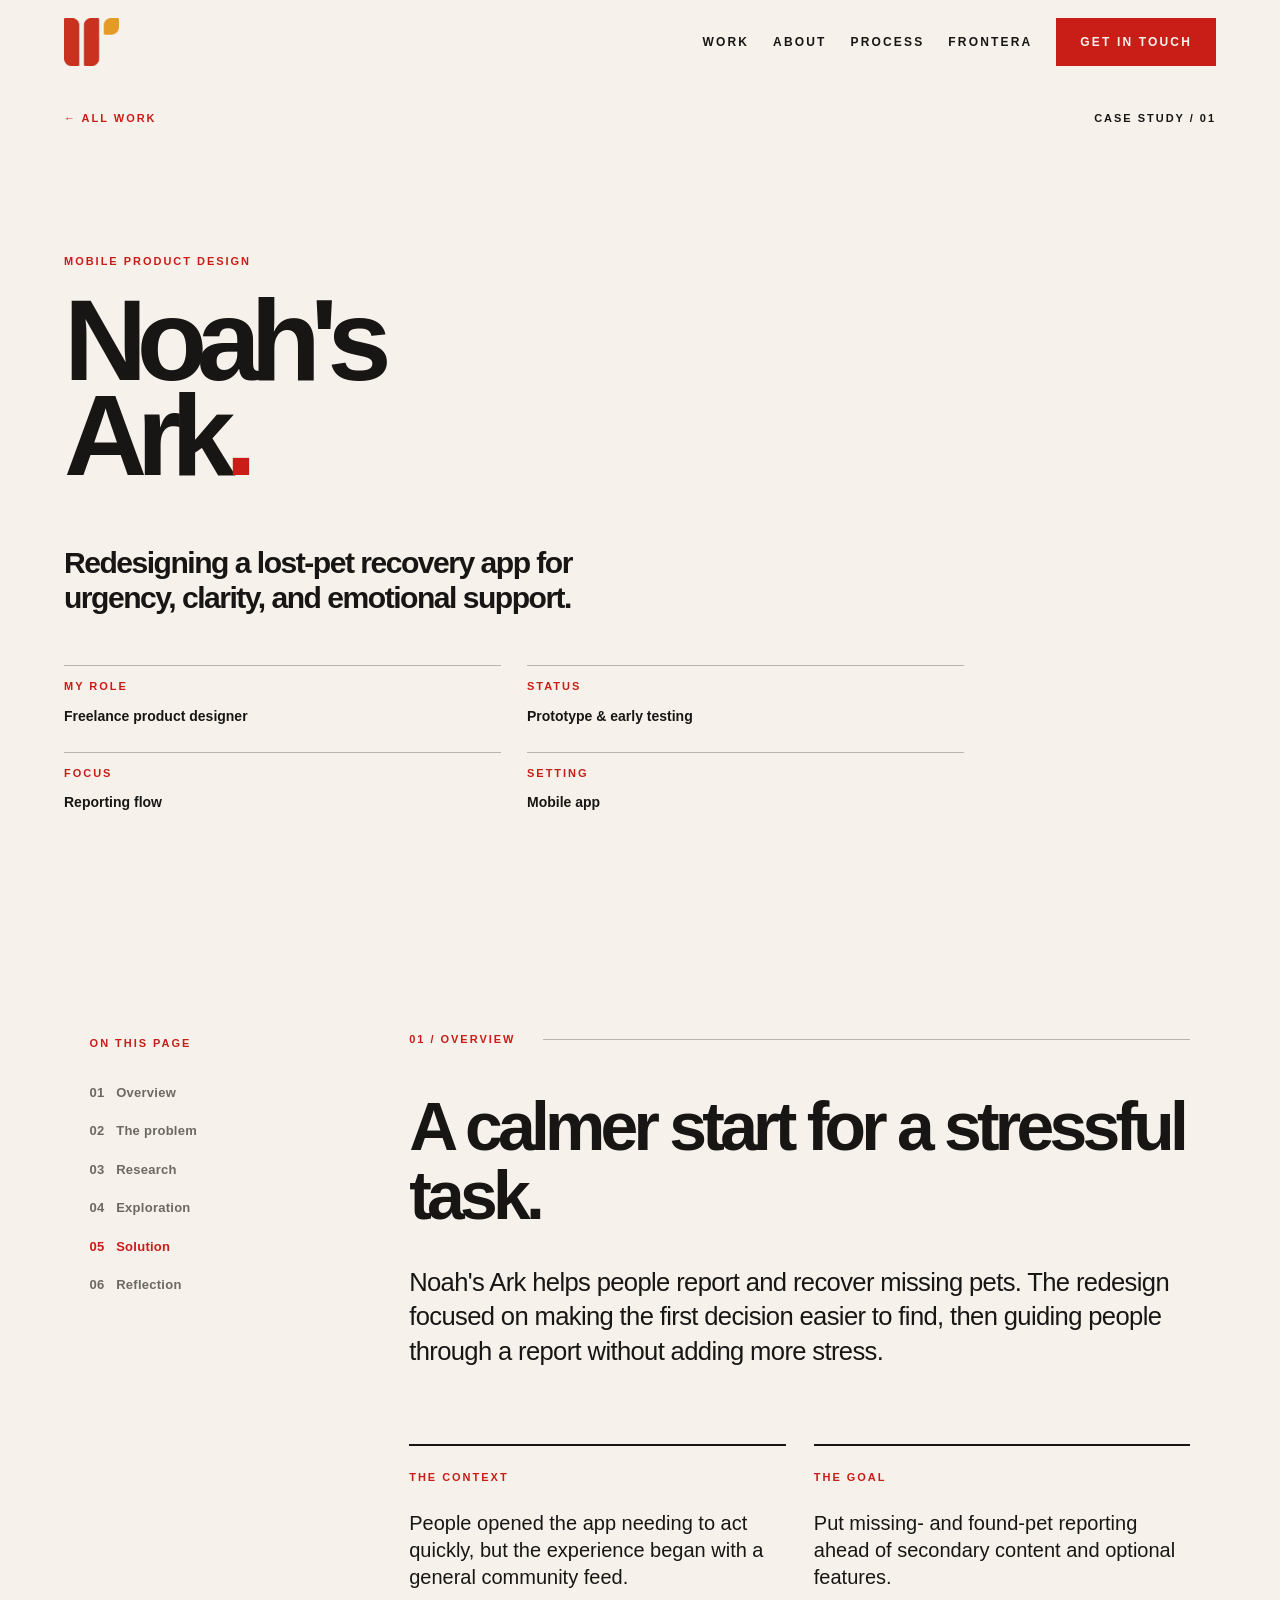
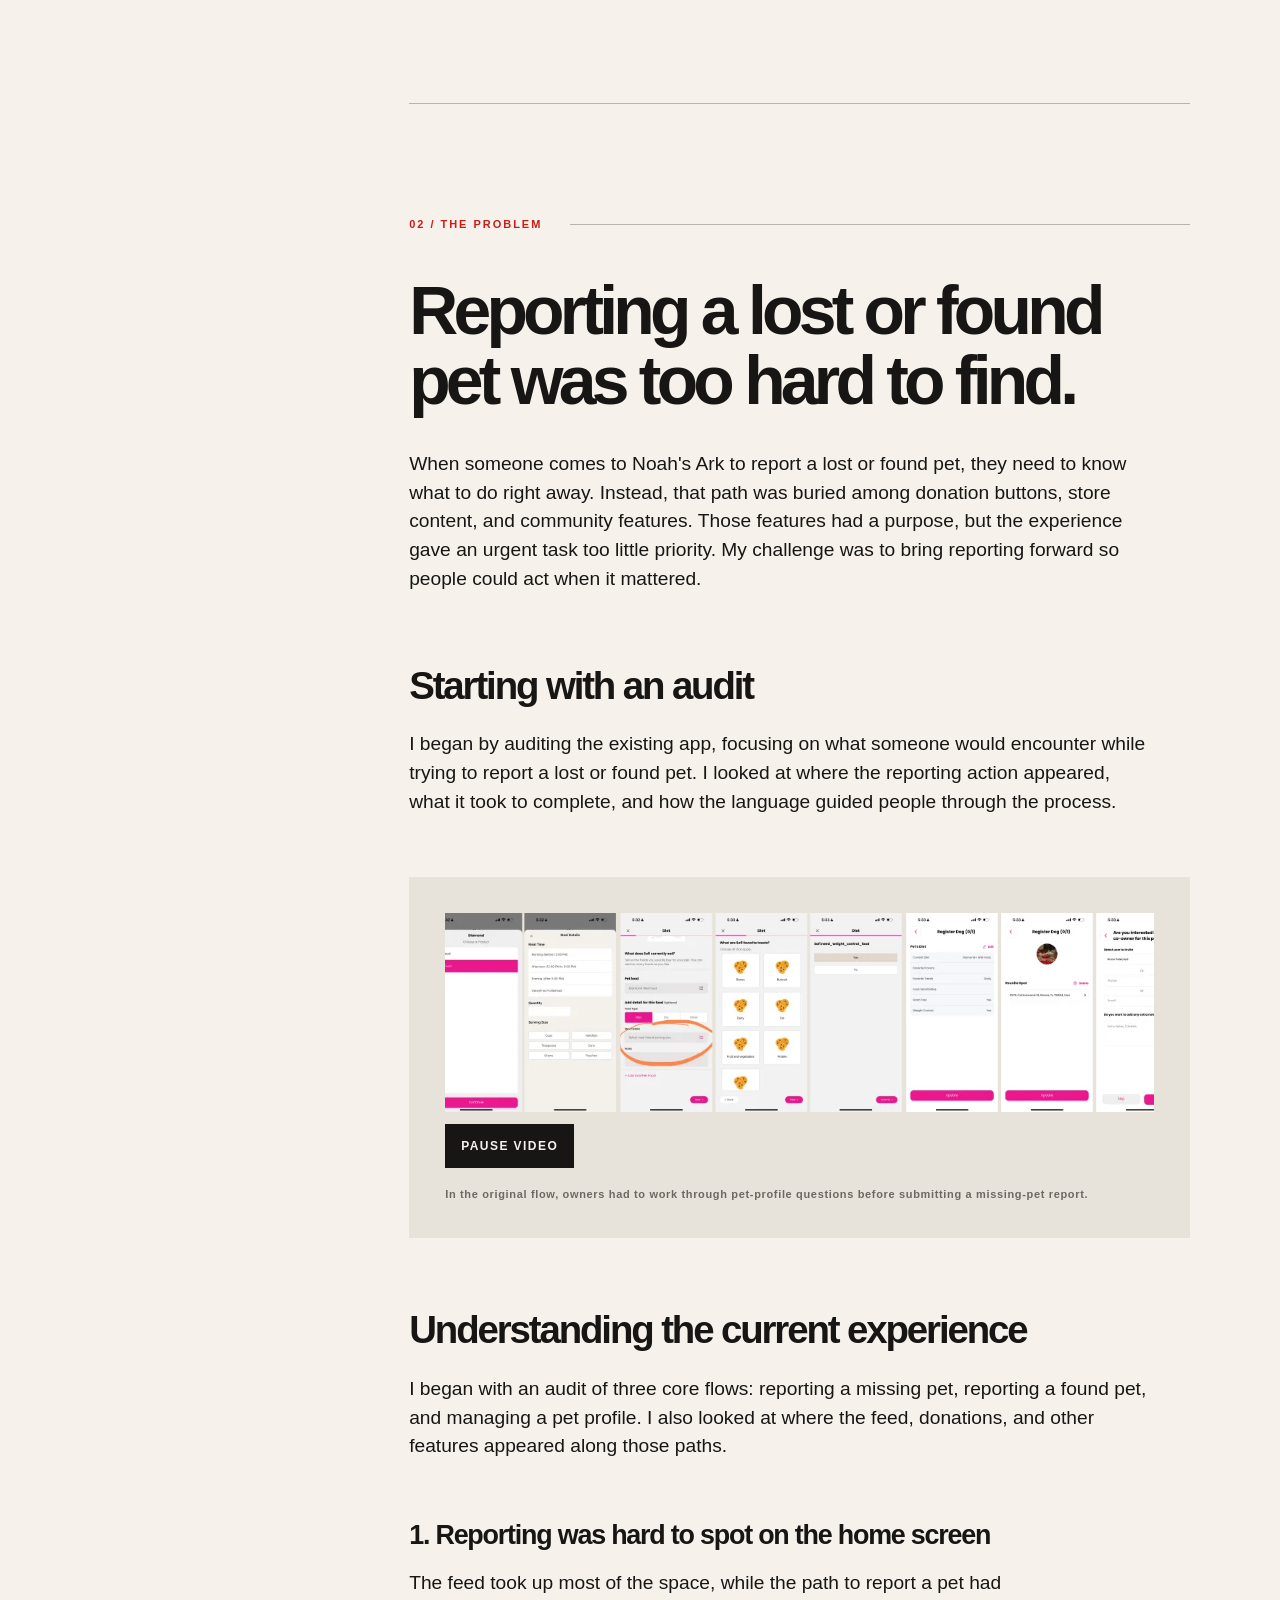
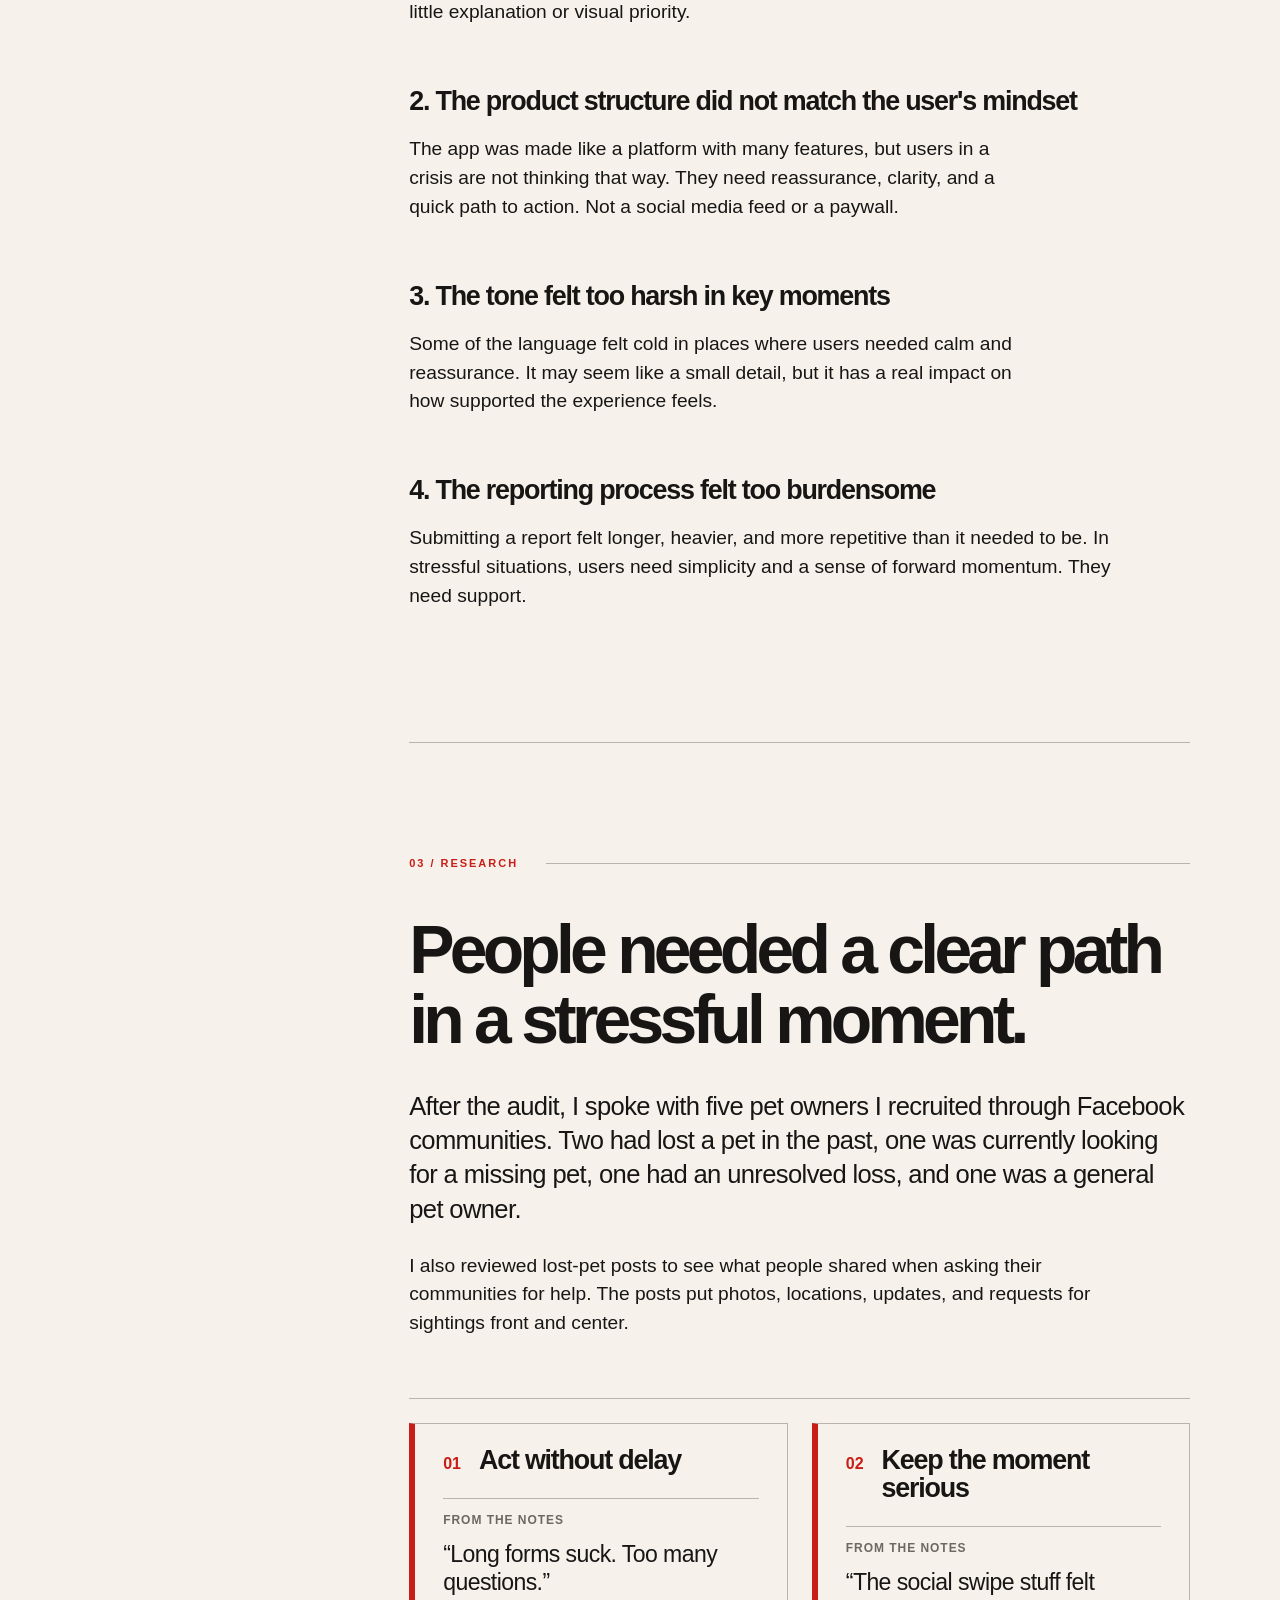
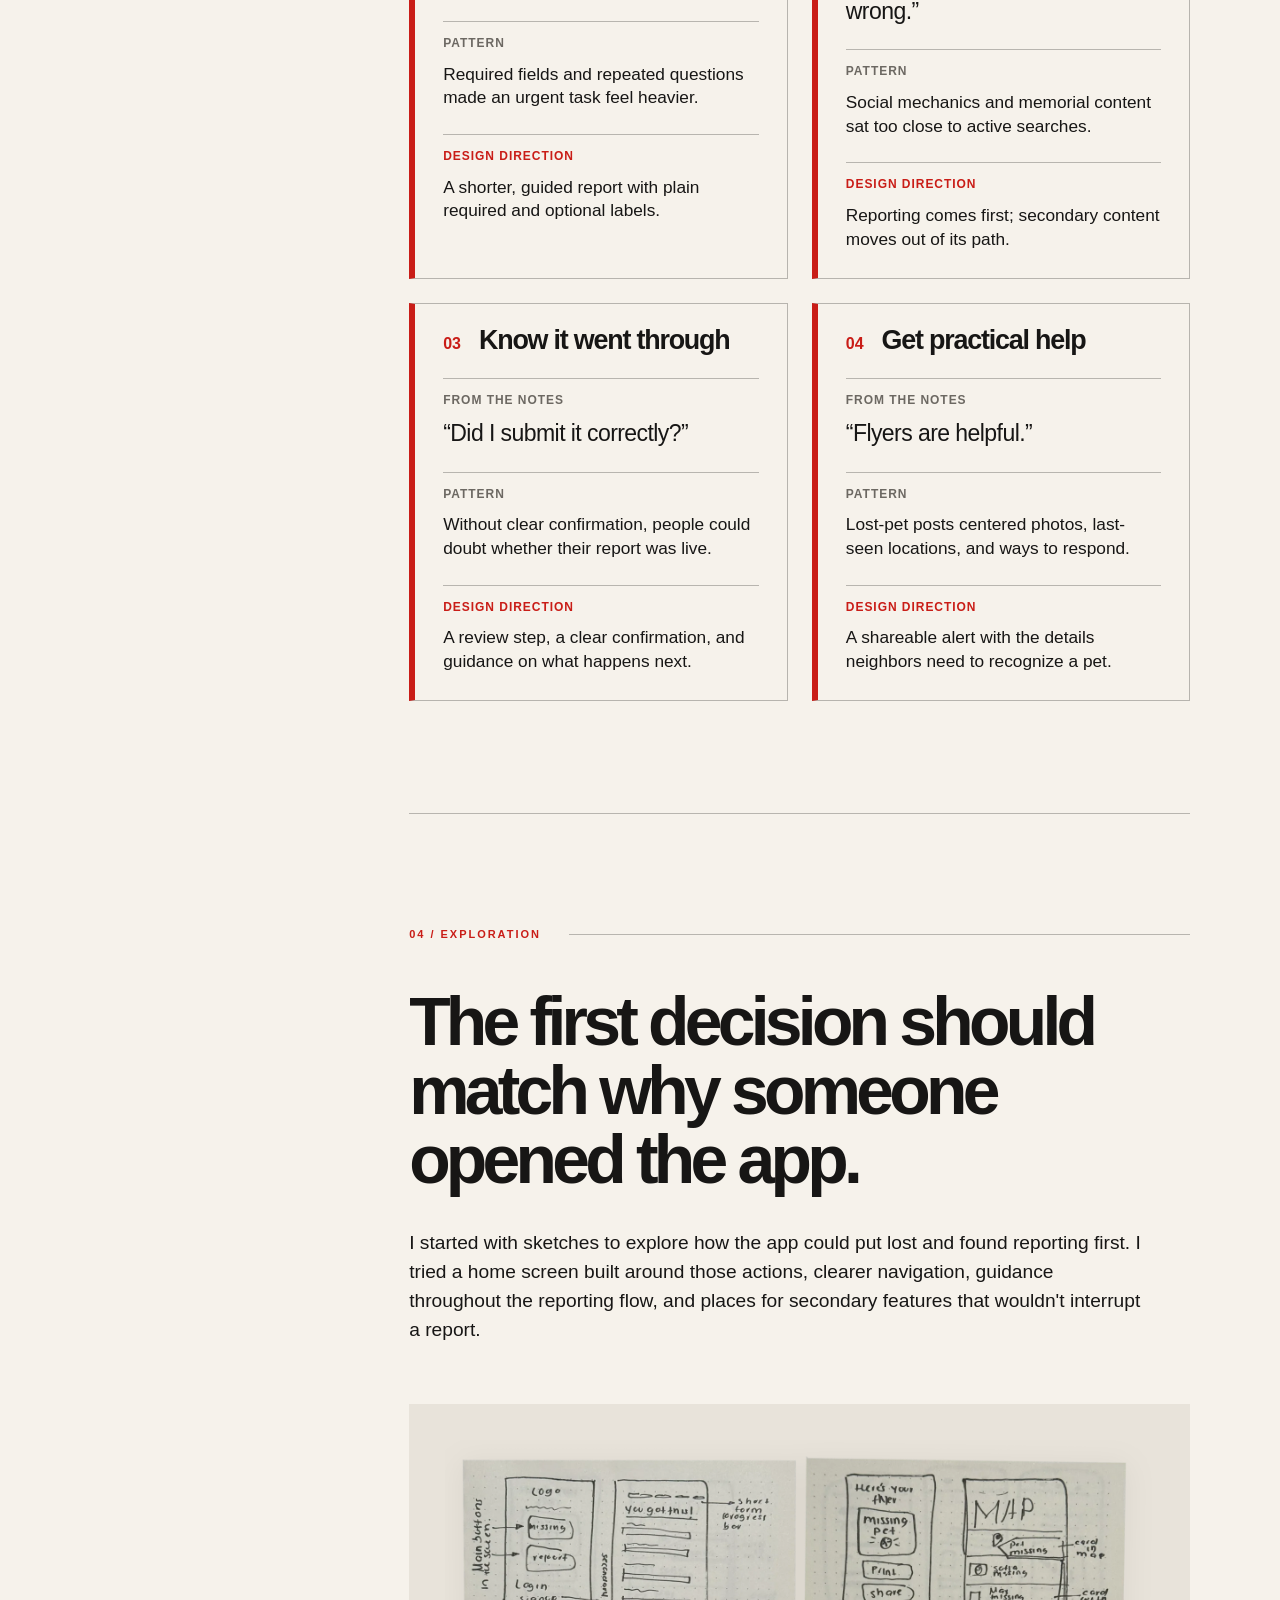
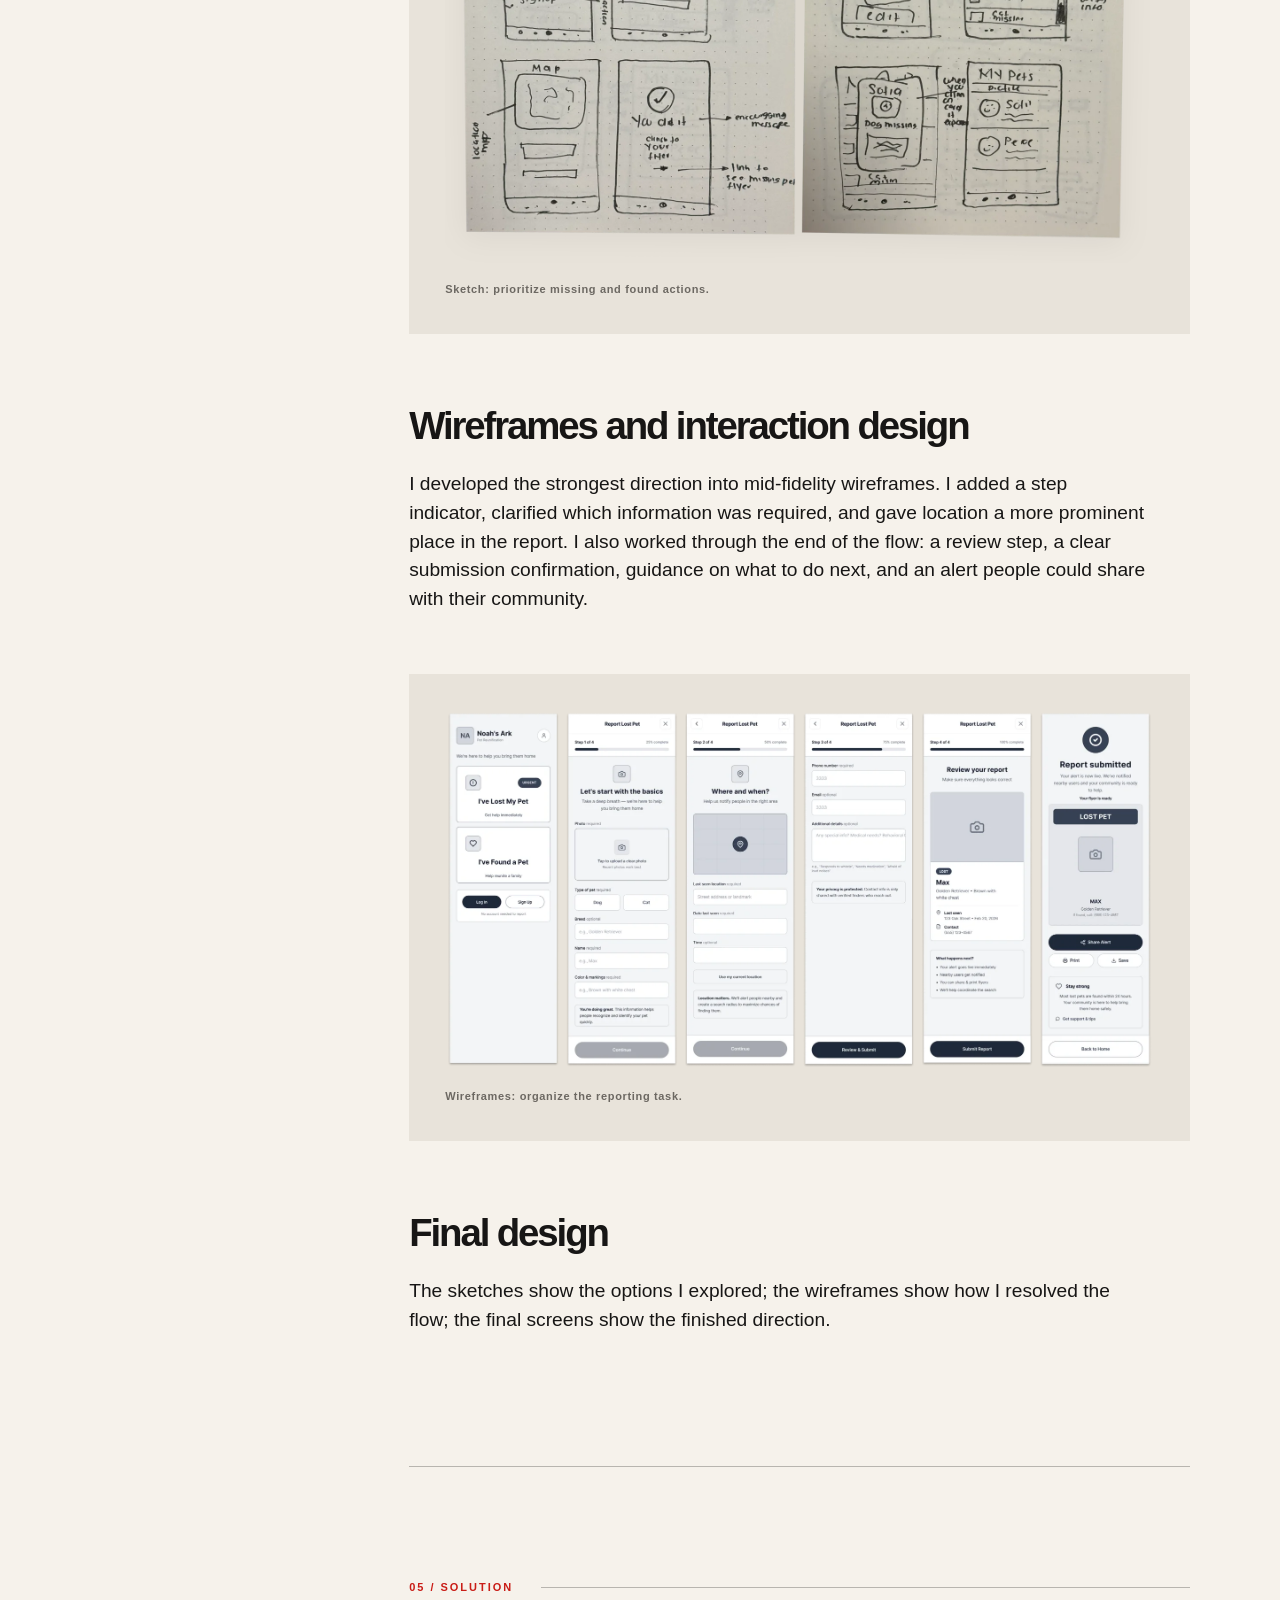
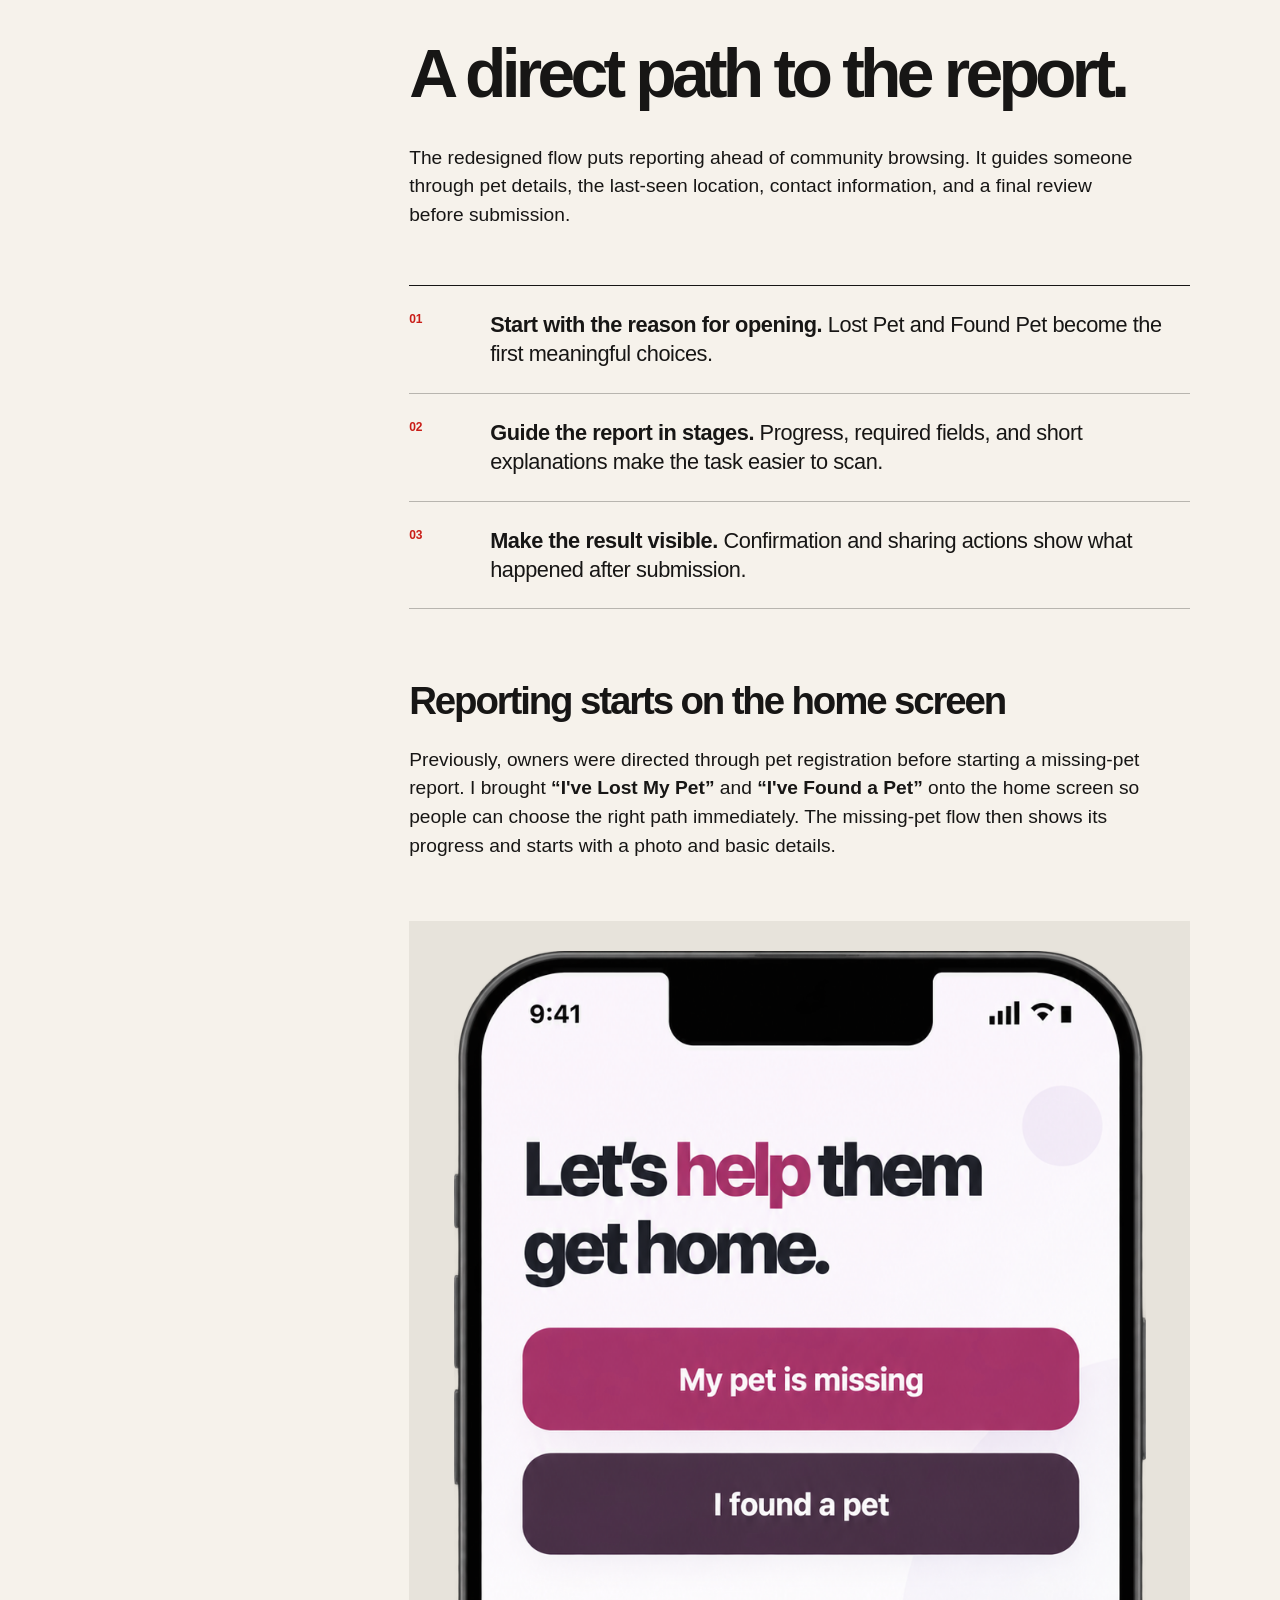
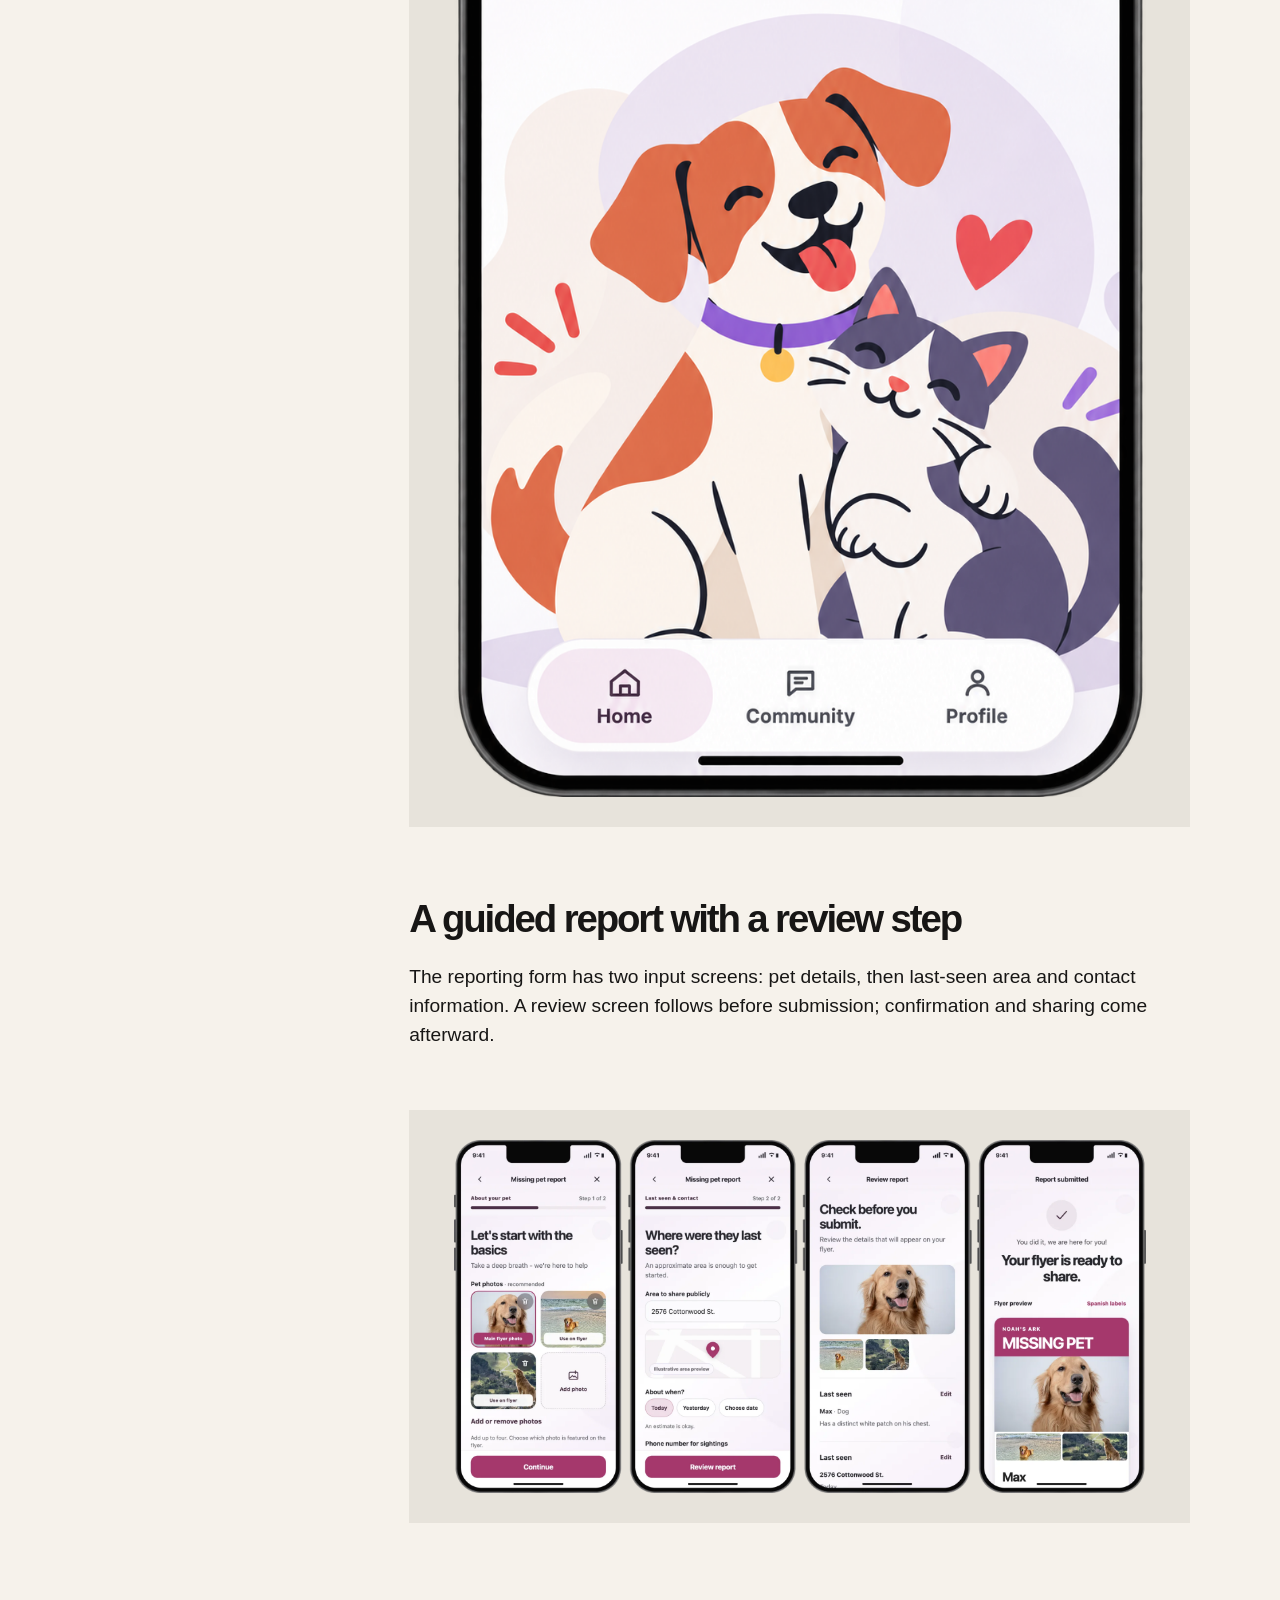
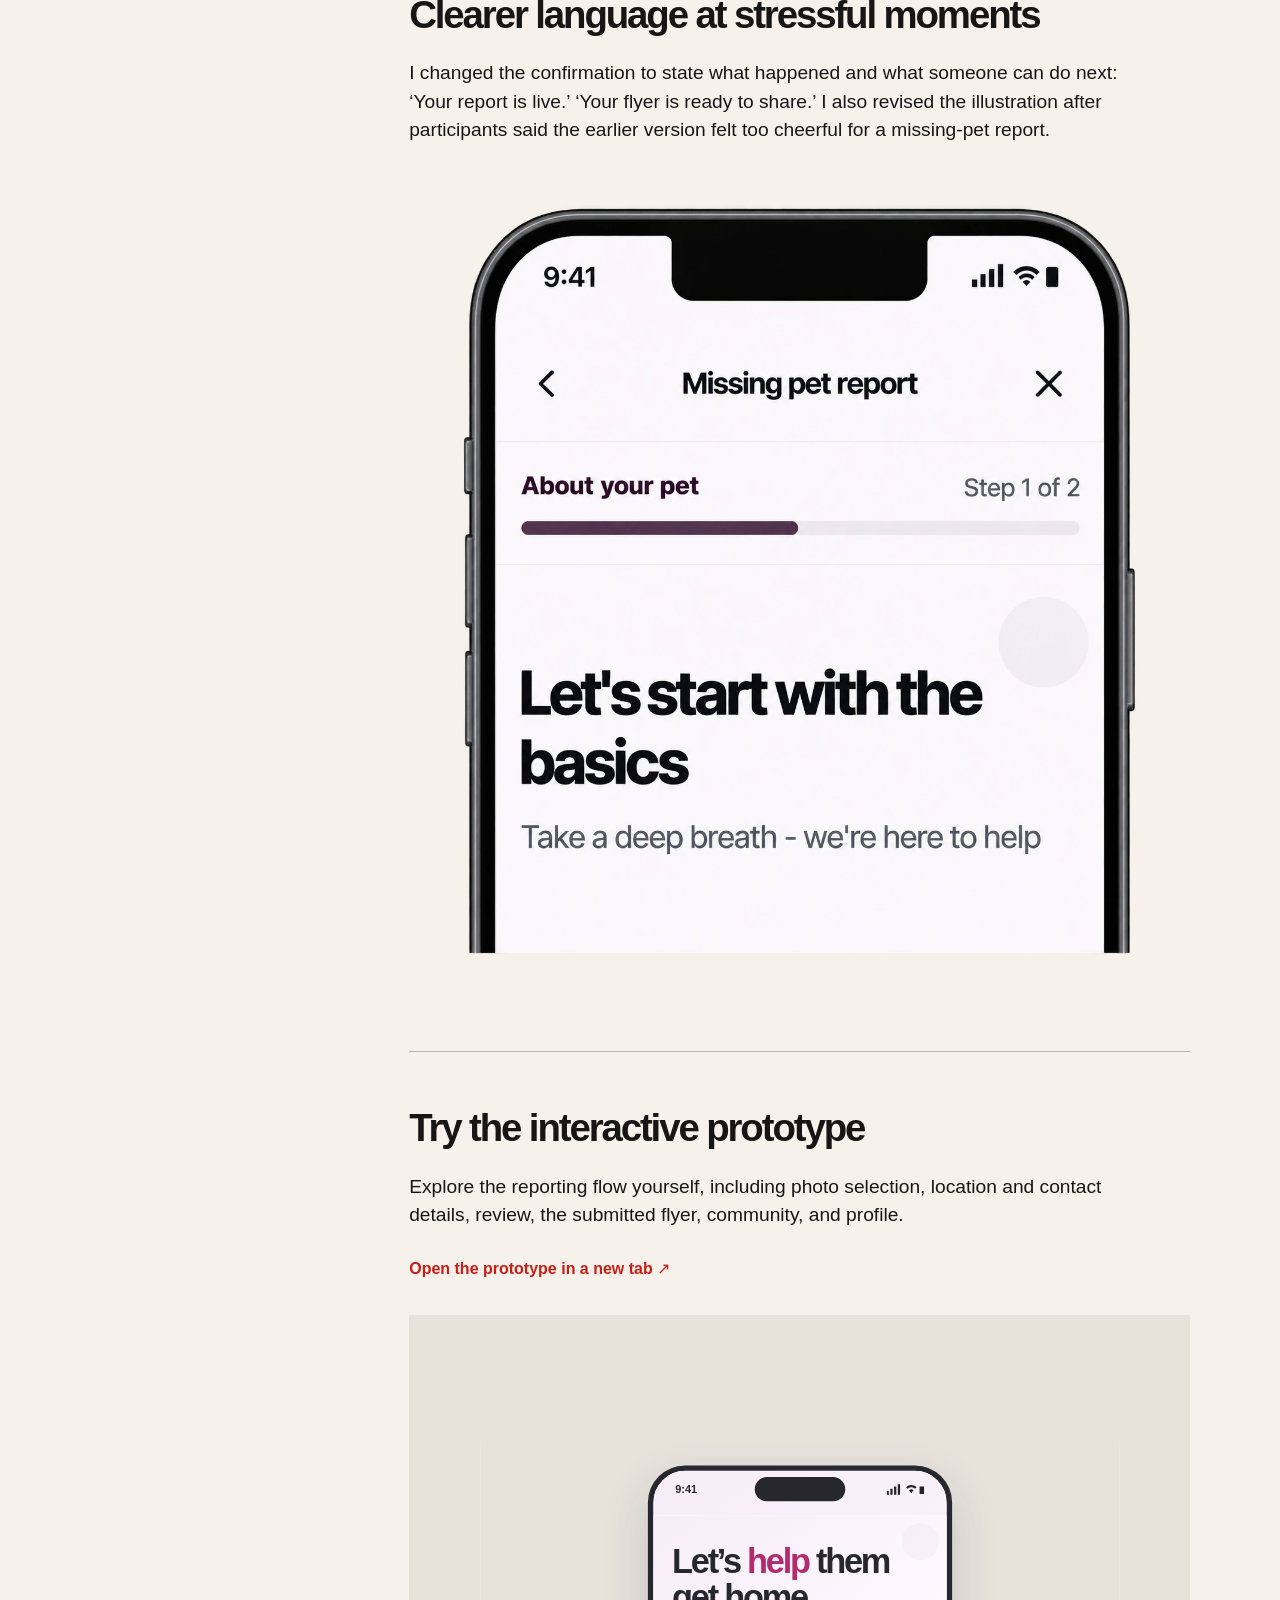
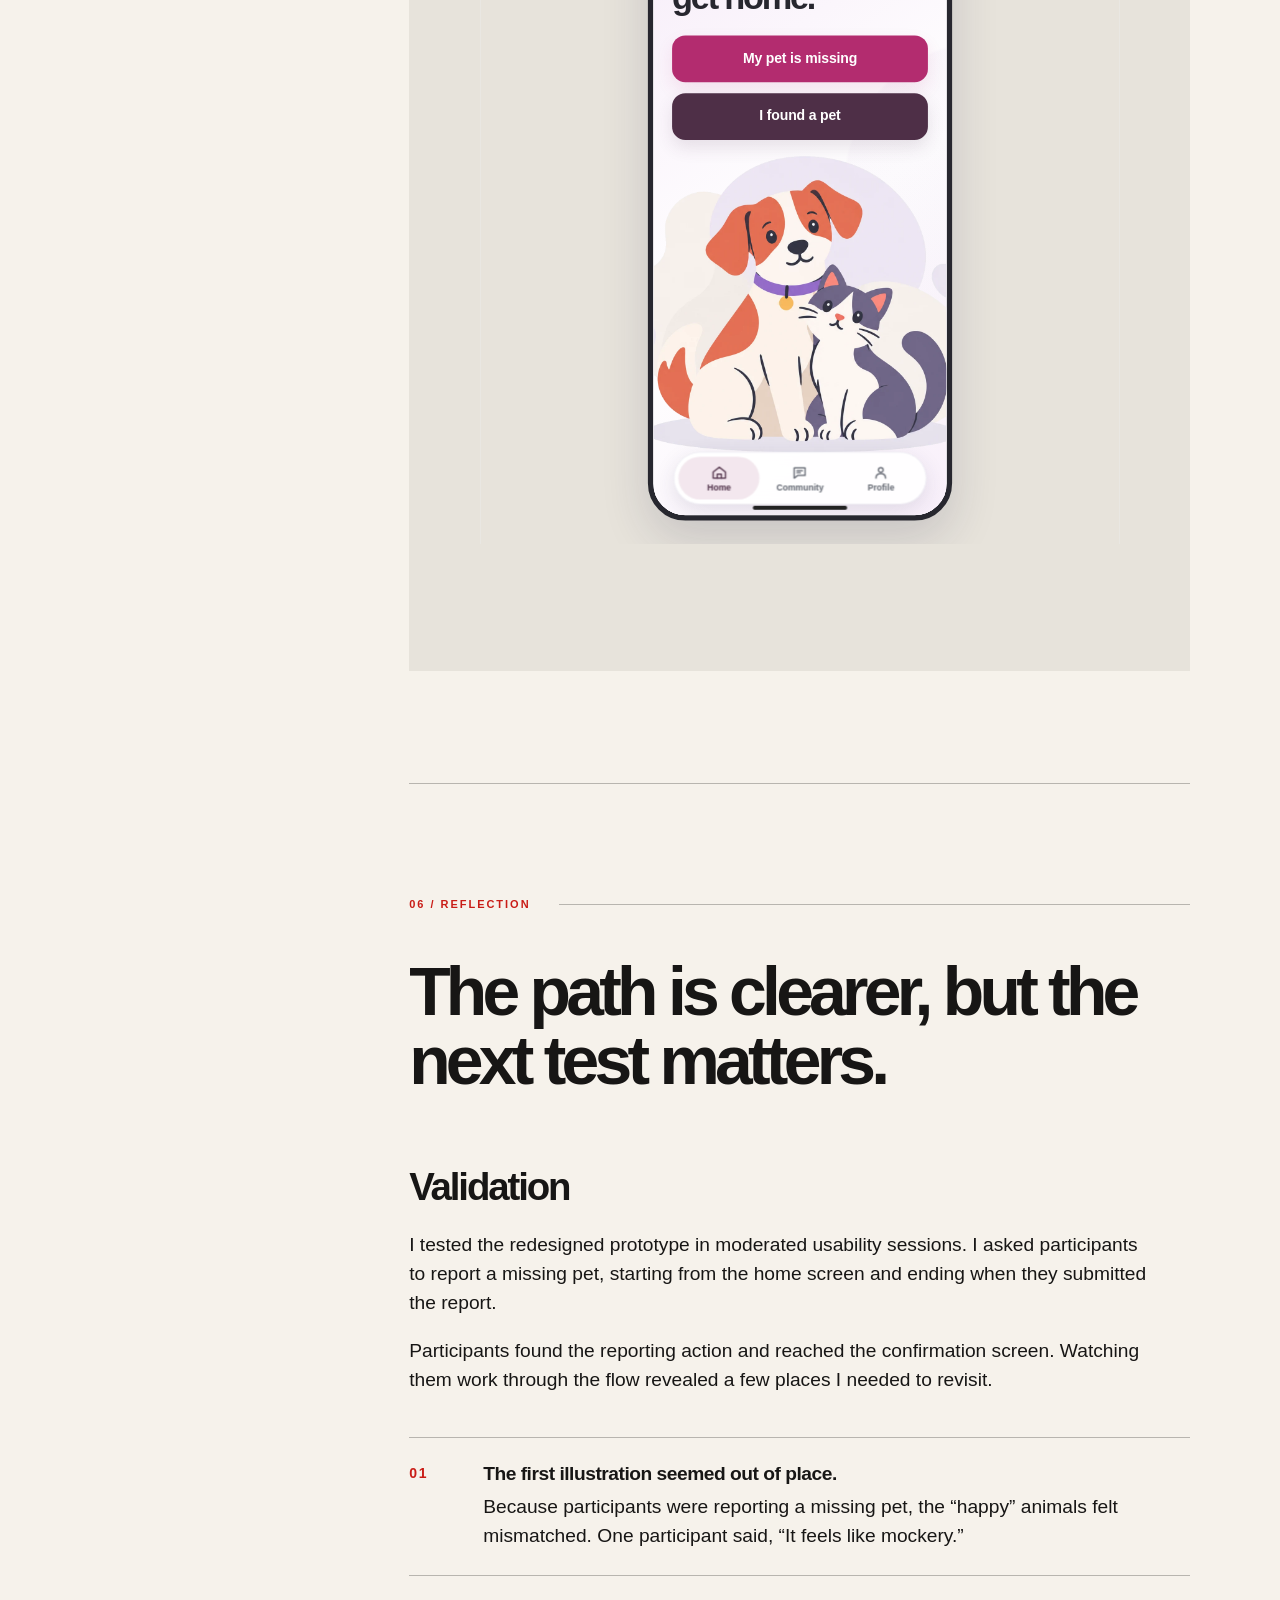
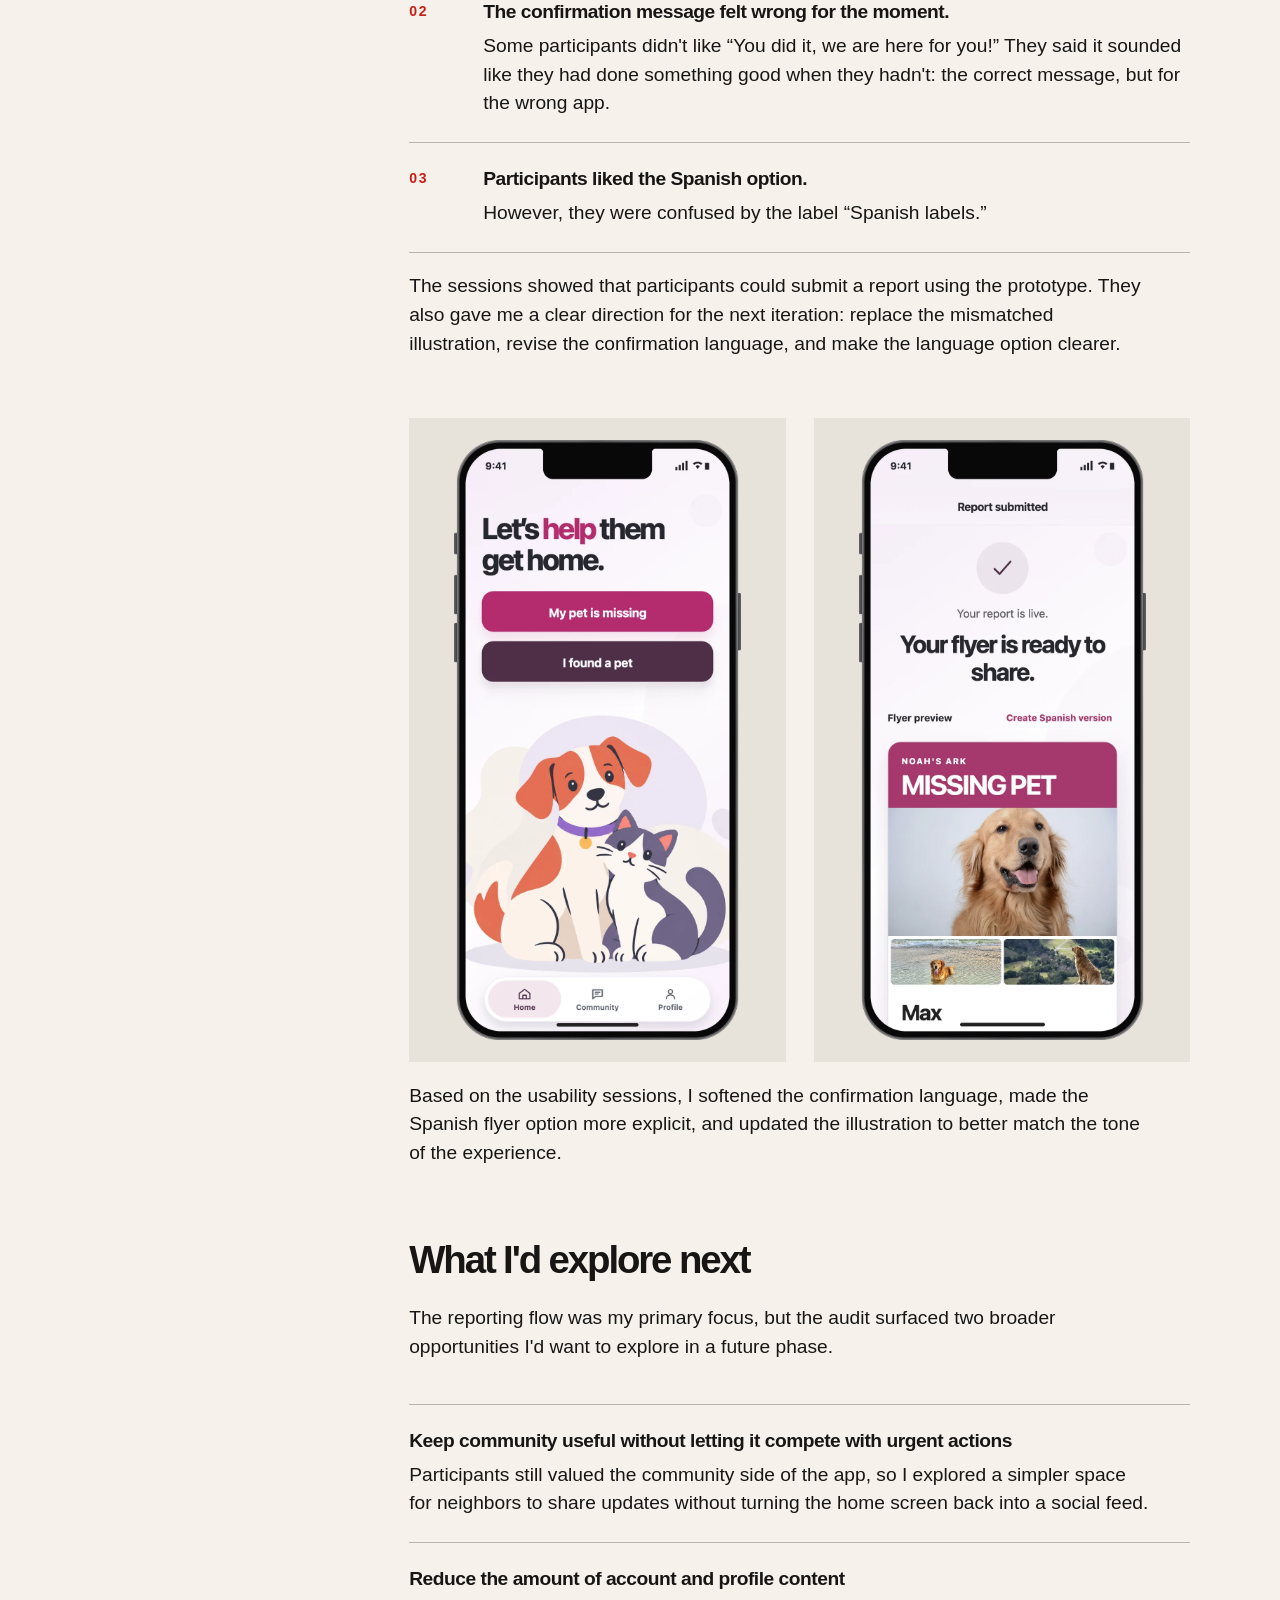
<file: noahs-ark.html>
<!doctype html>
<html lang="en">
  <head>
    <meta charset="UTF-8" />
    <meta name="viewport" content="width=device-width, initial-scale=1.0" />
    <meta name="description" content="A missing-pet reporting redesign focused on urgency, clarity, and supportive guidance." />
    <meta property="og:type" content="article" />
    <meta property="og:title" content="Noah's Ark — Marcos Uriel" />
    <meta property="og:description" content="A missing-pet reporting redesign focused on urgency, clarity, and supportive guidance." />
    <meta property="og:url" content="https://marcosuriel.com/noahs-ark.html" />
    <meta property="og:image" content="https://marcosuriel.com/assets/project-noahs-ark-new.png" />
    <meta property="og:image:alt" content="Noah's Ark case study" />
    <meta name="twitter:card" content="summary_large_image" />
    <meta name="twitter:title" content="Noah's Ark — Marcos Uriel" />
    <meta name="twitter:description" content="A missing-pet reporting redesign focused on urgency, clarity, and supportive guidance." />
    <meta name="twitter:image" content="https://marcosuriel.com/assets/project-noahs-ark-new.png" />
    <link rel="canonical" href="https://marcosuriel.com/noahs-ark.html" />
    <link rel="icon" href="/assets/favicon-BJMXyix0.svg" type="image/svg+xml" />
    <title>Noah's Ark — Marcos Uriel</title>
    <script type="module" crossorigin src="/assets/main-CBtwsThw.js"></script>
    <link rel="stylesheet" crossorigin href="/assets/main-DPgoUbQv.css">
  </head>
  <body>
    <div id="root"></div>
  </body>
</html>
</file>
<file: assets/main-DPgoUbQv.css>
:root{--red: #c91d17;--red-deep: #a81411;--cream: #f6f2eb;--ink: #171615;--muted: #6c6862;--line: rgba(23,22,21,.28);color:var(--ink);background:var(--cream);font-family:Helvetica Neue,Helvetica,Arial,sans-serif;font-synthesis:none;text-rendering:optimizeLegibility}*{box-sizing:border-box}html{scroll-behavior:smooth}body{margin:0;min-width:320px;background:var(--cream)}button,a{font:inherit}a{color:inherit;text-decoration:none}button{border:0;cursor:pointer}.intro-splash{align-items:center;animation:intro-splash-exit .32s cubic-bezier(.16,1,.3,1) .68s forwards;background-color:var(--red);background-image:url(/assets/red-pattern.png);background-position:top left;background-repeat:repeat;color:var(--cream);display:grid;top:0;right:0;bottom:0;left:0;justify-items:center;pointer-events:none;position:fixed;z-index:100}.intro-splash-copy{display:grid;gap:4px;overflow:hidden;text-align:center}.intro-splash-word{animation:intro-word-in .3s cubic-bezier(.16,1,.3,1) both;display:block;font-size:clamp(56px,10vw,148px);font-weight:800;letter-spacing:-.08em;line-height:.86}.intro-splash-word+.intro-splash-word{animation-delay:.12s}.accessible-video{position:relative}.accessible-video video{display:block}.accessible-video-toggle{background:var(--ink);border:0;color:var(--cream);cursor:pointer;display:block;font-size:12px;font-weight:800;letter-spacing:.12em;margin-top:12px;min-height:44px;padding:12px 16px;text-transform:uppercase}.accessible-video-toggle:hover,.accessible-video-toggle:focus-visible{background:var(--red)}.accessible-video-toggle:focus-visible{outline:3px solid var(--red);outline-offset:3px}.accessible-video-note{color:var(--muted);display:block;font-size:13px;line-height:1.4;margin-top:10px}@keyframes intro-word-in{0%{opacity:0;transform:translateY(56px)}to{opacity:1;transform:translateY(0)}}@keyframes intro-splash-exit{to{opacity:0;visibility:hidden}}.site-shell{overflow:hidden}.site-header{align-items:center;background:var(--cream);color:var(--ink);display:flex;justify-content:space-between;min-height:84px;padding:0 clamp(24px,5vw,72px);position:relative;z-index:10}.wordmark{align-items:center;display:flex;flex:0 0 auto}.wordmark img{display:block;height:48px;object-fit:contain;width:auto}.main-nav{align-items:center;display:flex;gap:clamp(18px,2.5vw,42px)}.main-nav a{font-size:12px;font-weight:800;letter-spacing:.18em}.nav-cta{background:var(--red);color:var(--cream);padding:18px 24px}.menu-toggle{display:none}.red-panel{background-color:var(--red);background-image:url(/assets/red-pattern.png);background-position:top left;background-repeat:repeat;background-size:auto;color:#fff}.cream-panel{background:var(--cream);color:var(--ink)}.black-panel{background:var(--ink);color:var(--cream)}.eyebrow{color:var(--red-deep);font-size:12px;font-weight:800;letter-spacing:.22em;line-height:1.5;margin:0 0 28px}.eyebrow.light{color:#ffffffbf}.hero{display:grid;grid-template-columns:minmax(0,1.05fr) minmax(390px,.95fr);height:auto;max-height:none;min-height:max(700px,min(780px,calc(100svh - 84px)));overflow:visible;position:relative}.hero-copy{align-self:center;max-width:720px;padding:64px clamp(28px,7vw,104px) 56px;position:relative;z-index:2}.hero h1{font-size:clamp(74px,8.3vw,132px);letter-spacing:-.085em;line-height:.84;margin:0 0 34px;max-width:780px}.hero-logo-heading img{display:block;height:auto;max-width:min(100%,420px);width:100%}.hero-role{font-size:clamp(18px,2vw,26px);font-weight:700;line-height:1.2;margin:0 0 48px;max-width:520px}.hero-description{font-size:clamp(18px,2vw,26px);line-height:1.28;margin:0;max-width:520px}.hero-actions{align-items:center;display:flex;flex-wrap:wrap;gap:25px;margin-top:42px}.button{align-items:center;display:inline-flex;font-size:12px;font-weight:800;gap:0;letter-spacing:.16em;padding:20px 24px}.button-light{background:var(--cream);color:var(--red)}.text-link{border-bottom:1px solid currentColor;font-size:11px;font-weight:800;letter-spacing:.17em;padding-bottom:8px}.hero-portrait{align-items:flex-end;background:#171717;display:flex;height:auto;justify-content:center;min-height:max(700px,min(780px,calc(100svh - 84px)));overflow:hidden;position:relative}.hero-portrait:after{background:#0000000f;content:"";top:0;right:0;bottom:0;left:0;position:absolute}.hero-portrait img{filter:none;height:100%;max-width:none;object-fit:cover;object-position:center center;position:relative;transform:none;width:100%;z-index:1}.hero-aside{align-self:start;font-size:12px;font-weight:800;letter-spacing:.24em;line-height:1.55;padding:104px 42px;position:absolute;right:0;text-align:left;top:0;z-index:3}.hero-aside p{margin:0 0 18px}.aside-rule{background:#fff9;display:block;height:1px;margin:0 0 18px;width:42px}.hero-location{align-items:center;bottom:26px;display:flex;font-size:11px;font-weight:800;gap:12px;letter-spacing:.17em;position:absolute;right:7%;z-index:3}.location-dot{background:var(--cream);border-radius:50%;display:inline-block;height:9px;width:9px}.work-section{padding:clamp(72px,8vw,124px) clamp(28px,5vw,96px) 96px}.work-section-label{color:var(--muted);font-size:12px;letter-spacing:.2em;line-height:20px;margin:0 0 32px}.section-heading{align-items:end;display:flex;justify-content:space-between;gap:30px;margin-bottom:58px}.section-heading .eyebrow{margin:0}.section-note{color:var(--red);font-size:13px;font-weight:800;letter-spacing:.17em;line-height:1.3;margin:0;text-align:right}.project-tag{color:var(--red);font-size:12px;font-weight:800;letter-spacing:.2em;margin:0 0 12px}.work-heading{align-items:center;border-bottom:0;margin-bottom:0;padding-bottom:clamp(54px,6vw,92px)}.work-heading .eyebrow{color:var(--ink);font-size:clamp(32px,5vw,64px);letter-spacing:-.075em;line-height:.9}.work-heading .section-note{color:var(--muted);font-size:clamp(11px,1.35vw,22px);letter-spacing:.18em}.project-grid{display:grid;gap:clamp(22px,3vw,56px);grid-template-columns:repeat(3,minmax(0,1fr))}.project-card{min-width:0}.project-card+.project-card{border-left:0}.project-media{aspect-ratio:1.28;background:var(--cream);border:1px solid rgba(24,24,24,.12);min-width:0;overflow:hidden;position:relative}.project-media img{display:block;filter:none!important;height:100%;object-fit:cover;transition:transform .25s ease;width:100%}.project-media-link{color:inherit;display:block}.project-media-link:focus-visible{outline:3px solid var(--red);outline-offset:8px}.project-media-link:hover .project-media img{filter:none!important;transform:scale(1.02)}.project-media-utility{align-items:center;display:flex;justify-content:space-between;left:16px;pointer-events:none;position:absolute;right:16px;top:16px}.project-media-utility span{background:#f6f3ede6;color:var(--ink);font-size:11px;font-weight:800;letter-spacing:.16em;line-height:1;padding:10px 12px}.project-media-utility span:first-child{color:var(--red)}.project-card-content{display:flex;flex-direction:column;min-height:430px;padding:clamp(28px,3.2vw,54px) clamp(24px,2.6vw,50px) clamp(36px,4vw,62px)}.project-card .project-tag{color:var(--red);font-size:clamp(12px,1vw,14px);letter-spacing:.18em;margin:0}.project-card h2{font-size:clamp(24px,2.5vw,36px);letter-spacing:-.06em;line-height:.94;margin:32px 0 24px}.project-card .project-description{color:var(--ink);font-size:clamp(16px,1.2vw,18px);line-height:1.5;margin:0 0 34px;max-width:520px}.case-study-button{align-items:center;background:var(--red);color:#fff;display:flex;font-size:clamp(11px,1vw,15px);font-weight:800;justify-content:flex-start;gap:0;letter-spacing:.15em;margin-top:auto;min-width:245px;padding:20px 28px;text-align:left;width:max-content}.frontera{display:grid;gap:70px;grid-template-columns:minmax(0,1.15fr) minmax(280px,.65fr);padding:clamp(74px,9vw,132px) clamp(28px,7vw,104px)}.frontera h2,.about-copy h2,.skills-section h2,.contact-section h2{font-size:clamp(30px,4vw,56px);letter-spacing:-.07em;line-height:.92;margin:0}.frontera-copy{align-self:end;font-size:clamp(16px,1.35vw,18px);line-height:1.5;margin:0;max-width:570px}.about-section{align-items:start;display:grid;grid-template-columns:minmax(0,1.05fr) minmax(0,.95fr);padding:0}.about-map-wrap{align-self:stretch;aspect-ratio:auto;background:#e9e6df;margin-top:0;min-height:0;overflow:hidden;position:relative;width:100%}.about-map-wrap img{display:block;height:100%;top:0;right:0;bottom:0;left:0;object-fit:cover;object-position:center;position:absolute;width:100%}.about-story{align-self:center;padding:clamp(74px,8vw,132px) clamp(28px,7vw,104px)}.about-story .eyebrow{margin-bottom:56px}.about-story h2{font-size:clamp(32px,4.5vw,56px);letter-spacing:-.07em;line-height:.94;margin:0}.about-story>p:not(.eyebrow){font-size:clamp(16px,1.35vw,18px);line-height:1.5;margin:48px 0 0;max-width:700px}.about-story>p+p{margin-top:54px}.process-section{padding:clamp(80px,9vw,132px) clamp(28px,7vw,104px)}.light-heading{align-items:start;display:block}.light-heading h2{font-size:clamp(30px,4vw,52px);letter-spacing:-.07em;line-height:.94;margin:0;max-width:900px}.process-steps{border-top:1px solid rgba(255,255,255,.25);display:grid;grid-template-columns:repeat(4,1fr);margin-top:72px}.process-steps>div{border-right:1px solid rgba(255,255,255,.25);min-height:220px;padding:24px 26px 20px 0}.process-steps>div+div{padding-left:26px}.process-steps>div:last-child{border-right:0}.process-steps span{color:var(--red);font-size:18px;font-weight:800}.process-steps h3{font-size:clamp(18px,1.6vw,22px);letter-spacing:-.02em;margin:44px 0 16px}.process-steps p{color:#f6f2eaab;font-size:16px;line-height:1.5;margin:0;max-width:220px}.skills-section{display:grid;gap:80px;grid-template-columns:1fr 1fr;padding:clamp(80px,9vw,132px) clamp(28px,7vw,104px)}.skills-section h2{font-size:clamp(32px,4.5vw,56px)}.skill-columns{display:grid;gap:60px;grid-template-columns:1fr 1fr}.skill-columns .project-tag{margin-bottom:28px}.skill-columns p:not(.project-tag){border-bottom:1px solid var(--line);font-size:16px;margin:0;padding:16px 0}.contact-section{padding:clamp(80px,10vw,144px) clamp(28px,7vw,104px) 40px}.contact-greeting{font-size:clamp(18px,2vw,24px);line-height:1.4;margin:0 0 24px}.contact-section h2{font-size:clamp(36px,5vw,64px);margin-bottom:48px}.contact-form{max-width:720px}.contact-form-fields{display:grid;gap:24px;grid-template-columns:repeat(2,minmax(0,1fr))}.contact-form label{display:grid;gap:8px}.contact-form label>span{color:#ffffffd1;font-size:11px;font-weight:800;letter-spacing:.16em}.contact-form input,.contact-form textarea{background:var(--cream);border:1px solid transparent;border-radius:0;color:var(--ink);font:inherit;font-size:16px;line-height:24px;min-height:48px;padding:12px 16px;width:100%}.contact-form textarea{min-height:144px;resize:vertical}.contact-form input:focus-visible,.contact-form textarea:focus-visible{border-color:var(--ink);outline:3px solid rgba(255,255,255,.72);outline-offset:2px}.contact-message-field{grid-column:1 / -1}.contact-submit{align-items:center;background:var(--cream);color:var(--red);display:flex;font-size:12px;font-weight:800;gap:32px;justify-content:space-between;letter-spacing:.16em;margin-top:24px;min-height:56px;padding:12px 24px}.contact-submit span{font-size:22px;line-height:1}.contact-form-note{color:#ffffffc2;font-size:12px;line-height:18px;margin:12px 0 0}.contact-footer{border-top:1px solid rgba(255,255,255,.35);color:#ffffffad;font-size:10px;font-weight:800;letter-spacing:.17em;margin:100px 0 0;padding-top:18px}.modal-backdrop{align-items:center;background:#171615b3;display:flex;top:0;right:0;bottom:0;left:0;justify-content:center;padding:24px;position:fixed;z-index:20}.project-modal{background:var(--cream);max-width:540px;padding:46px;position:relative;width:100%}.project-modal h2{font-size:clamp(30px,4vw,40px);letter-spacing:-.06em;line-height:.94;margin:0 0 22px;text-transform:uppercase}.project-modal>p:not(.eyebrow):not(.modal-note){color:var(--muted);font-size:18px;line-height:1.45}.modal-note{border-top:1px solid var(--line);color:var(--red);font-size:12px;font-weight:800;letter-spacing:.14em;line-height:1.5;margin-top:34px;padding-top:18px}.modal-close{background:transparent;font-size:30px;line-height:1;position:absolute;right:18px;top:14px}@media(max-width:900px){.site-header{min-height:72px;padding-left:24px;padding-right:24px}.menu-toggle{align-items:center;background:transparent;color:var(--ink);display:inline-flex;font-size:12px;font-weight:800;gap:10px;letter-spacing:.16em;padding:10px 0}.menu-lines,.menu-lines:after{background:var(--ink);content:"";display:block;height:1px;width:20px}.menu-lines:after{transform:translateY(6px)}.main-nav{align-items:stretch;background:var(--cream);display:none;flex-direction:column;gap:0;left:0;padding:16px 24px 24px;position:absolute;right:0;top:72px}.main-nav.is-open{display:flex}.main-nav a{padding:16px 0}.nav-cta{padding:16px 18px;text-align:center}.hero{display:block;height:auto;max-height:none;min-height:auto;overflow:visible}.hero-copy{padding:78px 24px 50px}.hero h1{font-size:clamp(56px,14vw,96px);max-width:100%}.hero-description{font-size:19px}.hero-portrait{min-height:500px}.hero-portrait img{height:100%;object-fit:cover;transform:none;width:100%}.hero-aside{display:none}.hero-location{bottom:20px;left:24px;right:auto}.section-heading{align-items:start;display:block}.section-note{margin-top:22px;text-align:left}.work-heading{align-items:start;display:flex;margin-bottom:0}.work-section{padding-left:24px;padding-right:24px}.work-heading .eyebrow{font-size:clamp(28px,7vw,48px);line-height:1}.work-heading .section-note{margin-top:0}.project-grid{grid-template-columns:1fr}.project-card+.project-card{border-left:0;border-top:0}.project-card-content{min-height:auto;padding:32px 0 48px}.project-card h2{font-size:clamp(24px,7vw,36px);margin:28px 0 24px}.project-card .project-description{font-size:18px;margin-bottom:32px}.case-study-button{justify-content:flex-start;width:100%}.frontera,.about-section,.skills-section{display:block}.frontera-copy{margin-top:50px}.about-map-wrap{align-self:start;aspect-ratio:.78;min-height:0}.about-story{padding:74px 24px 82px}.about-story .eyebrow{margin-bottom:38px}.about-story>p:not(.eyebrow){margin-top:42px}.about-story>p+p{margin-top:36px}.process-steps{grid-template-columns:1fr 1fr}.process-steps>div:nth-child(2){border-right:0}.process-steps>div:nth-child(3){border-top:1px solid rgba(255,255,255,.25);padding-left:0}.process-steps>div:nth-child(4){border-top:1px solid rgba(255,255,255,.25)}.skill-columns{margin-top:50px}}@media(min-width:701px)and (max-width:900px){.hero{display:grid;grid-template-columns:minmax(0,1fr) minmax(280px,.82fr);min-height:700px}.hero-copy{padding:44px 28px 36px}.hero h1{font-size:clamp(58px,10vw,92px);margin-bottom:24px}.hero-description{font-size:17px}.hero-actions{gap:16px;margin-top:28px}.button{gap:0;padding:16px 18px}.hero-portrait{display:flex;height:auto;min-height:700px}.hero-aside{display:block;font-size:10px;padding:76px 26px}.hero-location{bottom:20px;font-size:10px;right:5%}}@media(max-width:520px){.wordmark img{height:40px}.hero-copy{padding:64px 24px 50px}.hero h1{font-size:clamp(44px,14vw,64px);margin-bottom:34px}.hero-location{left:24px}.hero-actions{align-items:stretch;flex-direction:column}.button{justify-content:center}.hero-portrait{min-height:420px}.process-steps{display:block}.process-steps>div,.process-steps>div+div{border-bottom:1px solid rgba(255,255,255,.25);border-right:0;min-height:auto;padding:24px 0}.process-steps>div:last-child{border-bottom:0}.skill-columns{gap:24px}.contact-section h2{font-size:clamp(34px,11vw,54px)}.contact-form-fields{gap:20px}.project-modal{padding:36px 24px}}.project-card-link{color:inherit;display:block;height:100%}.project-card-link:focus-visible{outline:3px solid var(--red);outline-offset:8px}.case-study-page{background:#fff;color:var(--ink);min-height:100vh}.case-study-header{align-items:center;background:var(--cream);display:flex;justify-content:space-between;min-height:84px;padding:0 clamp(24px,5vw,72px)}.case-study-back{font-size:12px;font-weight:800;letter-spacing:.16em}.case-study-back span{color:var(--red);font-size:18px;margin-left:12px}.case-study-hero{background:var(--red);color:var(--cream);display:grid;grid-template-columns:minmax(300px,.78fr) minmax(0,1.22fr);min-height:540px}.case-study-hero-copy{align-self:center;padding:clamp(52px,8vw,110px) clamp(28px,8vw,130px)}.case-study-kicker{font-size:12px;font-weight:800;letter-spacing:.2em;margin:0 0 26px}.case-study-hero h1{font-size:clamp(54px,8vw,112px);letter-spacing:-.08em;line-height:.86;margin:0 0 32px}.case-study-hero-copy>p:last-child{font-size:clamp(18px,1.7vw,24px);line-height:1.35;margin:0;max-width:510px}.case-study-hero>img{height:100%;min-height:540px;object-fit:cover;width:100%}.case-study-narrow{margin-left:auto;margin-right:auto;max-width:980px;width:calc(100% - 56px)}.case-study-intro{display:grid;gap:56px;grid-template-columns:1.35fr 1fr 1fr;padding-bottom:92px;padding-top:92px}.case-study-intro h2,.case-study-lead h2{font-size:clamp(24px,3vw,40px);letter-spacing:-.055em;line-height:.98;margin:0 0 22px}.case-study-intro p,.case-study-lead p,.case-study-lead li{font-size:16px;line-height:1.55;margin:0}.case-study-lead p+p,.case-study-lead p+ul,.case-study-lead ul+p,.case-study-lead ol+p{margin-top:22px}.case-study-lead ul,.case-study-lead ol{padding-left:22px}.case-study-lead li+li{margin-top:10px}.case-study-section-bar{align-items:center;background:#f44736;color:#fff;display:flex;font-size:24px;font-weight:800;justify-content:center;letter-spacing:-.02em;min-height:62px;padding:14px 24px;text-align:center}.case-study-content{padding-bottom:104px;padding-top:92px}.case-study-content>.case-study-lead{margin:0 auto 64px;max-width:900px}.case-study-content>.case-study-lead:last-child{margin-bottom:0}.case-study-content:has(>.case-study-lead:first-child):has(>.case-study-figure:last-child):not(:has(>:nth-child(3))){align-items:center;column-gap:clamp(28px,5vw,72px);display:grid;grid-template-columns:minmax(0,.9fr) minmax(0,1.1fr)}.case-study-content:has(>.case-study-lead:first-child):has(>.case-study-figure:last-child):not(:has(>:nth-child(3)))>.case-study-lead{margin:0;max-width:none}.case-study-figure{margin:0 auto 72px;max-width:900px}.case-study-content:has(>.case-study-lead:first-child):has(>.case-study-figure:last-child):not(:has(>:nth-child(3)))>.case-study-figure{margin:0;max-width:none;width:100%}.case-study-figure img{background:transparent;display:block;height:auto;max-height:820px;object-fit:contain;width:100%}.case-study-figure figcaption{color:var(--muted);font-size:12px;letter-spacing:.1em;margin-top:14px;text-align:center}.case-study-copy-columns{display:grid;gap:64px;grid-template-columns:1fr 1fr;margin:20px auto 74px;max-width:860px}.case-study-copy-columns h3,.case-study-lead h3{font-size:22px;letter-spacing:-.03em;margin:0 0 18px}.case-study-copy-columns ol{margin:0;padding-left:22px}.case-study-copy-columns li{font-size:16px;line-height:1.55;margin-bottom:20px}.case-study-prototype-grid{display:grid;gap:36px;grid-template-columns:repeat(2,minmax(0,1fr))}.case-study-prototype-grid .case-study-figure{margin:0}.case-study-wide-image{display:block;height:auto;margin:0 auto 72px;max-height:900px;object-fit:contain;width:min(900px,100%)}.case-study-note{background:#f3f0ea;border-left:5px solid var(--red);font-size:14px;line-height:1.55;margin:0 auto 64px;max-width:900px;padding:20px 24px}.case-study-placeholder{background:#f3f0ea;border:1px dashed var(--muted);color:var(--muted);margin:0 auto 72px;max-width:900px;padding:28px 24px}.case-study-placeholder-label{color:var(--red);font-size:12px;font-weight:800;letter-spacing:.16em;margin:0 0 12px;text-transform:uppercase}.case-study-placeholder h3{color:var(--ink);font-size:22px;letter-spacing:-.03em;margin:0 0 10px}.case-study-placeholder p:last-child{font-size:16px;line-height:24px;margin:0;max-width:680px}.case-study-quote-grid{display:grid;gap:16px;grid-template-columns:repeat(2,minmax(0,1fr));margin:0 auto 72px;max-width:900px}.case-study-quote-grid blockquote{background:#f3f0ea;border-left:4px solid var(--red);font-size:17px;line-height:1.45;margin:0;padding:20px 22px}.case-study-lead h2+h3{margin-top:34px}.case-study-wrap-up{padding-bottom:130px}.case-study-next{border-top:1px solid var(--line);display:flex;justify-content:space-between;gap:24px;margin-top:90px;padding-top:22px}.case-study-next a{color:var(--red);font-size:12px;font-weight:800;letter-spacing:.14em}.compact-case-study-hero>img{object-position:center}.linos-case-study .compact-case-study-hero>img{object-fit:contain}.compact-case-study .case-study-hero h1{font-size:clamp(38px,5.2vw,68px);max-width:100%;overflow-wrap:normal}.crm-ai-case-study .case-study-hero h1{font-size:clamp(30px,3vw,40px);letter-spacing:-.09em;max-width:410px;overflow-wrap:anywhere;word-break:break-word}.case-study-hero-placeholder{align-items:center;display:flex;justify-content:center;padding:48px}.case-study-hero-placeholder .case-study-placeholder{margin:0;max-width:520px}@media(prefers-reduced-motion:reduce){.intro-splash{animation-delay:.68s;animation-duration:.32s}.intro-splash-word,.intro-splash-word+.intro-splash-word{animation:none;opacity:1;transform:none}}@media(max-width:760px){.case-study-header{min-height:72px}.case-study-back{font-size:10px}.case-study-hero{display:block}.case-study-hero-copy{padding:58px 28px 66px}.case-study-hero h1{font-size:clamp(48px,14vw,82px)}.case-study-hero>img{min-height:300px}.case-study-hero-placeholder{min-height:300px;padding:28px 20px}.case-study-narrow{width:calc(100% - 40px)}.case-study-intro{display:block;padding-bottom:62px;padding-top:62px}.case-study-intro>div+div{margin-top:42px}.case-study-content{padding-bottom:70px;padding-top:64px}.case-study-content>.case-study-lead{margin-bottom:44px}.case-study-figure{margin-bottom:50px}.case-study-content:has(>.case-study-lead:first-child):has(>.case-study-figure:last-child):not(:has(>:nth-child(3))){display:block}.case-study-content:has(>.case-study-lead:first-child):has(>.case-study-figure:last-child):not(:has(>:nth-child(3)))>.case-study-lead{margin-bottom:44px}.case-study-content:has(>.case-study-lead:first-child):has(>.case-study-figure:last-child):not(:has(>:nth-child(3)))>.case-study-figure{margin:0 0 50px}.case-study-copy-columns,.case-study-prototype-grid{display:block}.case-study-copy-columns>div+div{margin-top:36px}.case-study-quote-grid{display:block}.case-study-quote-grid blockquote+blockquote{margin-top:14px}.case-study-prototype-grid .case-study-figure+.case-study-figure{margin-top:42px}.case-study-next{align-items:flex-start;flex-direction:column;margin-top:62px}}:root{--space-1: 8px;--space-2: 16px;--space-3: 24px;--space-4: 32px;--space-5: 48px;--space-6: 64px;--space-7: 80px;--content-max: 1280px;--reading-max: 680px}body{font-size:16px;line-height:1.5}.site-header,.case-study-header{min-height:88px}.main-nav{gap:24px}.main-nav a{align-items:center;display:inline-flex;min-height:48px}.nav-cta{justify-content:center;padding:12px 24px}.menu-toggle{min-height:48px;min-width:48px}.hero-description{font-size:clamp(18px,1.5vw,24px);line-height:1.5}.hero-actions{gap:16px;margin-top:32px}.button{gap:0;justify-content:center;min-height:48px;padding:12px 24px}.text-link{align-items:center;display:inline-flex;font-size:12px;min-height:44px;padding:8px 0}.hero-aside,.hero-location,.case-study-back{font-size:12px}.work-section{padding:80px max(24px,calc((100% - var(--content-max)) / 2))}.work-heading{padding-bottom:64px}.work-heading .eyebrow{font-size:32px;line-height:40px}.work-heading .section-note{font-size:12px}.project-grid{gap:24px}.project-media{aspect-ratio:4 / 3}.project-card-content{display:block;min-height:0;padding:32px 24px}.project-tag{margin-bottom:8px}.project-card h2{font-size:32px;line-height:40px;margin:24px 0 16px}.project-card .project-description{font-size:16px;line-height:24px;margin-bottom:24px!important}.project-card-content .case-study-button{align-items:center;display:flex;margin-top:0;min-height:48px;padding:12px 24px}.frontera,.process-section,.skills-section,.contact-section{padding-left:max(24px,calc((100% - var(--content-max)) / 2));padding-right:max(24px,calc((100% - var(--content-max)) / 2))}.frontera{gap:64px;padding-bottom:80px;padding-top:80px}.frontera h2,.about-story h2,.light-heading h2,.skills-section h2,.contact-section h2{font-size:32px;line-height:40px}.frontera-copy,.about-story>p:not(.eyebrow),.process-steps p,.skill-columns p:not(.project-tag){font-size:16px;line-height:24px}.frontera-copy,.about-story>p:not(.eyebrow){max-width:var(--reading-max)}.about-story{padding:80px max(24px,calc((100% - var(--content-max)) / 2))}.about-story .eyebrow{margin-bottom:48px}.about-story>p:not(.eyebrow){margin-top:32px}.about-story>p+p{margin-top:32px}.process-section{padding-bottom:80px;padding-top:80px}.light-heading h2{max-width:900px}.process-steps{margin-top:48px}.process-steps>div{min-height:224px;padding:24px 24px 16px 0}.process-steps>div+div{padding-left:24px}.process-steps h3{font-size:24px;line-height:32px;margin:32px 0 16px}.skills-section{gap:64px;padding-bottom:80px;padding-top:80px}.skill-columns{gap:48px}.skill-columns .project-tag{margin-bottom:24px}.skill-columns p:not(.project-tag){padding:16px 0}.contact-section{padding-bottom:40px;padding-top:80px}.contact-section h2{margin-bottom:32px}.contact-footer{font-size:12px;line-height:18px;margin-top:64px;padding-top:16px}.project-modal{max-width:560px;padding:32px}.project-modal h2{font-size:32px;line-height:40px;margin-bottom:16px}.project-modal p{font-size:16px;line-height:24px}.modal-note{font-size:12px;line-height:18px;margin-top:24px;padding-top:16px}.modal-close{align-items:center;display:flex;height:48px;justify-content:center;right:8px;top:8px;width:48px}.case-study-back{align-items:center;display:inline-flex;min-height:48px}.case-study-hero{min-height:544px}.case-study-hero-copy{padding:80px 48px}.case-study-page .case-study-hero h1{font-size:clamp(32px,3.5vw,48px);letter-spacing:-.06em;line-height:1.08;margin-bottom:24px;overflow-wrap:normal}.case-study-hero-copy>p:last-child{font-size:18px;line-height:27px}.case-study-hero>img{min-height:544px}.case-study-narrow{max-width:1200px;width:calc(100% - 48px)}.case-study-intro{gap:48px;padding-bottom:96px;padding-top:96px}.case-study-intro h2,.case-study-lead h2{font-size:32px;line-height:40px;margin-bottom:16px}.case-study-intro p,.case-study-lead p,.case-study-lead li,.case-study-copy-columns li{font-size:16px;line-height:24px}.case-study-lead p+p,.case-study-lead p+ul,.case-study-lead ul+p,.case-study-lead ol+p{margin-top:24px}.case-study-lead li+li{margin-top:8px}.case-study-section-bar{font-size:24px;line-height:32px;min-height:64px;padding:16px 24px}.case-study-content{padding-bottom:80px;padding-top:80px}.case-study-content>.case-study-lead{margin-bottom:48px}.case-study-content>.case-study-lead>p,.case-study-content>.case-study-lead>ul,.case-study-content>.case-study-lead>ol{max-width:var(--reading-max)}.case-study-content:has(>.case-study-lead:first-child):has(>.case-study-figure:last-child):not(:has(>:nth-child(3))){column-gap:48px}.case-study-figure{margin-bottom:64px}.case-study-figure img{max-height:816px}.case-study-figure figcaption{font-size:12px;line-height:18px;margin-top:16px}.case-study-copy-columns{gap:48px;margin:24px auto 64px}.case-study-copy-columns h3,.case-study-lead h3{font-size:24px;line-height:32px;margin-bottom:16px}.case-study-copy-columns li{margin-bottom:16px}.case-study-prototype-grid{gap:24px}.case-study-wide-image{margin-bottom:64px;max-height:816px}.case-study-note{font-size:16px;line-height:24px;margin-bottom:48px;padding:24px}.case-study-quote-grid{gap:24px;margin-bottom:64px}.case-study-quote-grid blockquote{font-size:16px;line-height:24px;padding:24px}.case-study-lead h2+h3{margin-top:32px}.case-study-wrap-up{padding-bottom:80px}.case-study-next{gap:24px;margin-top:64px;padding-top:24px}.case-study-next a{align-items:center;display:inline-flex;min-height:48px}@media(max-width:900px){.site-header,.hero-copy{padding-left:24px;padding-right:24px}.hero h1{font-size:clamp(56px,14vw,96px);max-width:100%}.hero-location{left:24px;right:auto}.work-section{padding-left:24px;padding-right:24px}.work-heading .eyebrow{font-size:clamp(28px,7vw,48px);line-height:1}.project-card-content{padding-left:0;padding-right:0}.about-story{padding-left:24px;padding-right:24px}.work-section,.frontera,.process-section,.skills-section,.contact-section,.about-story{padding-bottom:64px;padding-top:64px}.skills-section{gap:48px}}@media(max-width:760px){.case-study-header{min-height:72px}.case-study-hero-copy{padding:64px 24px}.case-study-page .case-study-hero h1{font-size:32px;line-height:40px}.case-study-hero-copy>p:last-child{font-size:16px;line-height:24px}.case-study-hero>img{min-height:304px}.case-study-narrow{width:calc(100% - 32px)}.case-study-intro{padding-bottom:64px;padding-top:64px}.case-study-intro>div+div{margin-top:32px}.case-study-content{padding-bottom:64px;padding-top:64px}.case-study-content>.case-study-lead,.case-study-content:has(>.case-study-lead:first-child):has(>.case-study-figure:last-child):not(:has(>:nth-child(3)))>.case-study-lead{margin-bottom:32px}.case-study-figure,.case-study-content:has(>.case-study-lead:first-child):has(>.case-study-figure:last-child):not(:has(>:nth-child(3)))>.case-study-figure{margin-bottom:48px}.case-study-copy-columns>div+div{margin-top:32px}.case-study-quote-grid blockquote+blockquote{margin-top:16px}.case-study-prototype-grid .case-study-figure+.case-study-figure{margin-top:40px}.case-study-next{margin-top:48px}}@media(max-width:520px){.site-header{min-height:72px;padding-left:24px;padding-right:24px}.hero-copy{padding-left:24px;padding-right:24px}.hero h1{font-size:clamp(44px,14vw,64px)}.hero-location{left:24px}.hero-description{font-size:16px;line-height:24px}.hero-actions{gap:16px;margin-top:32px}.button{min-height:48px;padding:12px 24px}.work-section{padding:64px 24px}.work-heading{padding-bottom:48px}.work-heading .eyebrow{font-size:clamp(24px,7vw,32px);line-height:32px}.work-heading .section-note{font-size:12px}.project-grid{gap:32px}.project-card-content{display:block;min-height:0;padding:24px 0 32px}.project-card h2{font-size:24px;line-height:32px;margin:16px 0}.project-card .project-description{font-size:16px;line-height:24px;margin-bottom:24px!important}.project-card-content .case-study-button{min-height:48px;padding:12px 16px;width:100%}.frontera,.process-section,.skills-section,.contact-section{padding-left:24px;padding-right:24px}.frontera{gap:32px;padding-bottom:64px;padding-top:64px}.frontera h2,.about-story h2,.light-heading h2,.skills-section h2,.contact-section h2{font-size:24px;line-height:32px}.frontera-copy,.about-story>p:not(.eyebrow),.process-steps p,.skill-columns p:not(.project-tag){font-size:16px;line-height:24px}.about-story{padding:64px 24px}.about-story .eyebrow{margin-bottom:32px}.about-story>p:not(.eyebrow),.about-story>p+p{margin-top:24px}.process-section,.skills-section,.contact-section{padding-bottom:64px;padding-top:64px}.process-steps{margin-top:32px}.process-steps>div,.process-steps>div+div{padding:24px 0}.process-steps h3{font-size:20px;line-height:28px;margin:24px 0 16px}.skills-section{gap:32px}.skill-columns{gap:24px}.skill-columns .project-tag{margin-bottom:16px}.contact-section h2{margin-bottom:24px}.contact-footer{font-size:12px;line-height:18px;margin-top:48px}.project-modal{padding:32px 24px}.project-modal h2{font-size:24px;line-height:32px}}.hero-availability{align-items:center;border-bottom:1px solid rgba(255,255,255,.75);border-top:1px solid rgba(255,255,255,.75);color:#ffffffe0;display:flex;font-size:12px;font-weight:800;gap:20px;justify-content:space-between;letter-spacing:.18em;margin-top:48px;max-width:560px;padding:24px 0}.hero-availability span:last-child{color:#fff;white-space:nowrap}.hero-availability+.hero-actions{gap:16px;margin-top:48px}.button-outline-light{border:2px solid var(--cream);color:var(--cream)}.button-outline-light:hover{background:var(--cream);color:var(--red)}@media(max-width:520px){.hero-availability{font-size:10px;gap:12px;letter-spacing:.12em;margin-top:32px;padding:20px 0}.hero-availability+.hero-actions{gap:12px;margin-top:32px}}.frontera{background:var(--red);display:block;padding:56px clamp(24px,1.4vw,32px) 72px}.frontera>.eyebrow{color:#ffffffd6;font-size:clamp(12px,1.1vw,22px);letter-spacing:.22em;line-height:1.5;margin:0 0 54px}.frontera>h2{color:#f7f3f2;font-size:clamp(42px,6.05vw,128px);font-weight:850;letter-spacing:-.065em;line-height:.99;margin:0 0 58px;max-width:100%}.frontera>.frontera-copy{color:#ffffffe6;font-size:clamp(17px,1.48vw,32px);font-weight:400;line-height:1.5;margin:0;max-width:1220px}.frontera>.frontera-copy+.frontera-copy{margin-top:24px}@media(max-width:760px){.frontera{padding:48px 24px 56px}.frontera>.eyebrow{font-size:12px;margin-bottom:40px}.frontera>h2{font-size:clamp(38px,9.2vw,68px);line-height:1;margin-bottom:40px}.frontera>.frontera-copy{font-size:17px;line-height:1.5}}@media(min-width:1280px){.frontera>h2{transform:scaleX(1.35);transform-origin:left center}}@media(max-width:420px){.frontera{padding-left:20px;padding-right:20px}.frontera>.eyebrow{letter-spacing:.16em}.frontera>h2{font-size:clamp(34px,9vw,38px);letter-spacing:-.055em}}@media(min-width:901px){.about-section{align-items:stretch;column-gap:24px;grid-template-columns:repeat(2,minmax(0,1fr))}.about-map-wrap{background:transparent}.about-story{align-self:stretch;padding:64px 24px 80px}.about-story h2{font-size:clamp(36px,4vw,56px);line-height:1.18}.about-story>p:not(.eyebrow){font-size:clamp(18px,1.45vw,28px);line-height:1.58;margin-top:40px;max-width:920px}.about-story>p+p{margin-top:40px}}@media(min-width:1280px){.about-story{padding-top:80px}.about-story h2{line-height:1.32}.about-story>p:not(.eyebrow){margin-top:64px}.about-story>p+p{margin-top:64px}}.frontera{align-items:start;background:var(--red);display:grid;gap:clamp(40px,6vw,80px);grid-template-columns:minmax(0,.9fr) minmax(0,1.1fr);padding:80px max(24px,calc((100% - var(--content-max)) / 2))}.frontera-heading .eyebrow{color:#ffffffd6;font-size:12px;letter-spacing:.2em;line-height:20px;margin:0 0 32px}.frontera-heading h2{color:#f7f3f2;font-size:32px;font-weight:800;letter-spacing:-.055em;line-height:40px;margin:0;max-width:480px}.frontera-copy-block{display:grid;gap:24px;max-width:var(--reading-max)}.frontera-copy-block .frontera-copy{color:#ffffffeb;font-size:16px;font-weight:400;line-height:24px;margin:0;max-width:none}@media(max-width:760px){.frontera{gap:32px;grid-template-columns:minmax(0,1fr);padding:64px 24px}.frontera-heading .eyebrow{margin-bottom:24px}.frontera-heading h2{font-size:24px;line-height:32px}.frontera-copy-block{gap:16px}}@media(max-width:420px){.frontera{padding-left:20px;padding-right:20px}.frontera-heading .eyebrow{letter-spacing:.16em}}@media(min-width:901px){.site-header{min-height:72px}.hero{height:clamp(420px,46vw,720px);max-height:none;min-height:0;overflow:hidden}.hero-copy{padding-bottom:40px;padding-top:40px}.hero-portrait{height:100%;min-height:0}.work-section{padding-bottom:56px;padding-top:56px}.work-heading{padding-bottom:40px}.work-heading .eyebrow{font-size:clamp(28px,2.2vw,36px);line-height:1.15}.work-heading .section-note{font-size:12px}.project-grid{align-items:stretch;gap:24px}.project-card-link{display:flex;flex-direction:column}.project-card-content{display:flex;flex:1;flex-direction:column;min-height:430px;padding:24px 16px}.project-card h2{font-size:24px;line-height:1.15;margin:16px 0 12px}.project-card .project-description{font-size:16px;line-height:24px;margin-bottom:16px!important}.project-card-content .case-study-button{margin-top:auto;min-height:48px;padding:12px 16px}.frontera{gap:48px;padding-bottom:56px;padding-top:56px}.frontera-heading .eyebrow{margin-bottom:24px}.frontera-heading h2,.about-story h2,.light-heading h2{font-size:28px;line-height:36px}.frontera-copy-block{gap:16px}.frontera-copy-block .frontera-copy,.about-story>p:not(.eyebrow),.process-steps p{font-size:16px;line-height:24px}.about-story{padding:48px 24px}.about-story .eyebrow{margin-bottom:32px}.about-story>p:not(.eyebrow),.about-story>p+p{margin-top:24px}.process-section{padding-bottom:56px;padding-top:56px}.process-steps{margin-top:32px}.process-steps>div{min-height:168px;padding-bottom:16px;padding-top:16px}.process-steps>div+div{padding-left:20px}.process-steps h3{font-size:20px;line-height:28px;margin:24px 0 12px}.contact-section{padding:56px 24px 32px}.contact-section h2{font-size:48px;line-height:1;margin-bottom:24px}.contact-form-fields{grid-template-columns:1fr}.contact-message-field{grid-column:auto}.contact-footer{margin-top:48px;padding-top:12px}}@media(min-width:701px)and (max-width:900px){.hero{min-height:620px}.hero-copy{padding-bottom:32px;padding-top:32px}.hero-portrait{min-height:620px}}@media(max-width:700px){.hero-copy{padding-bottom:36px;padding-top:56px}.hero-portrait{min-height:420px}.hero-role{margin-bottom:28px}.work-section{padding-bottom:48px;padding-top:48px}.work-heading{padding-bottom:32px}.work-heading .section-note{margin-top:12px}.project-grid{gap:24px}.project-card-content{padding-bottom:24px;padding-top:20px}.project-card h2{font-size:22px;line-height:28px;margin:12px 0}.project-card .project-description{font-size:16px;line-height:24px;margin-bottom:16px!important}.frontera{gap:28px;padding-bottom:48px;padding-top:48px}.frontera-heading .eyebrow{margin-bottom:20px}.frontera-heading h2,.about-story h2,.light-heading h2{font-size:24px;line-height:32px}.frontera-copy-block{gap:16px}.frontera-copy-block .frontera-copy,.about-story>p:not(.eyebrow),.process-steps p{font-size:16px;line-height:24px}.about-story{padding:48px 20px}.about-story .eyebrow{margin-bottom:24px}.about-story>p:not(.eyebrow),.about-story>p+p{margin-top:20px}.process-section,.contact-section{padding-bottom:48px;padding-top:48px}.process-steps{margin-top:24px}.process-steps>div,.process-steps>div+div{padding-bottom:20px;padding-top:20px}.process-steps h3{font-size:18px;line-height:26px;margin:20px 0 12px}.contact-section h2{font-size:36px;line-height:42px;margin-bottom:20px}.contact-footer{margin-top:32px}}@media(max-width:520px){.site-header{min-height:64px}.hero-copy{padding:48px 20px 32px}.hero-portrait{min-height:360px}.hero-location{bottom:16px}.work-section{padding:40px 20px 48px}.work-heading{padding-bottom:28px}.project-card-content{padding-bottom:20px;padding-top:16px}.project-card-content .case-study-button{min-height:48px}.frontera,.process-section,.contact-section{padding-left:20px;padding-right:20px}.frontera{gap:24px;padding-bottom:40px;padding-top:40px}.about-story{padding:40px 20px}.process-section,.contact-section{padding-bottom:40px;padding-top:40px}.contact-section h2{font-size:32px;line-height:38px}}#root img{filter:grayscale(100%)}#root .case-study-page img{filter:none!important}#root .wordmark img{filter:none}.hero h1{margin-bottom:16px}.project-card h2,.process-steps h3{margin-bottom:24px}.case-study-page .case-study-hero h1{margin-bottom:32px}.hero h1{font-size:clamp(40px,7vw,112px);white-space:nowrap}@media(max-width:900px){.hero h1{font-size:clamp(44px,10vw,76px)}}@media(max-width:520px){.hero h1{font-size:clamp(36px,10vw,52px)}}@media(min-width:901px){.project-card-content{min-height:300px}}@media(min-width:901px){.work-section,.frontera,.process-section,.contact-section{padding-left:clamp(64px,7vw,104px);padding-right:clamp(64px,7vw,104px)}.project-card-content{padding-left:0;padding-right:0}}.project-card .project-tag{letter-spacing:.22em}.project-card h2{letter-spacing:0}.project-card .project-description{letter-spacing:.01em}.frontera.red-panel{background-color:var(--red);background-image:url(/assets/red-pattern.png);background-position:top left;background-repeat:repeat;background-size:auto}.contact-section h2{font-size:28px;letter-spacing:-.07em;line-height:36px;margin:32px 0 40px}.contact-email{align-items:center;border-bottom:3px solid rgba(255,255,255,.72);color:#fff;display:flex;font-size:clamp(20px,2vw,28px);font-weight:700;justify-content:space-between;letter-spacing:.01em;max-width:1440px;min-height:72px;padding:16px 0 24px}.contact-email span:last-child{font-size:40px;font-weight:400;line-height:1}.contact-footer{margin-top:96px}@media(max-width:760px){.contact-section h2{font-size:24px;line-height:32px;margin:24px 0 32px}}.home-shell{background:var(--cream);overflow:hidden}.home-main{max-width:100%;overflow-x:hidden}.home-header{background:#f6f2ebdb;border:1px solid rgba(23,22,21,.12);border-radius:999px;-webkit-backdrop-filter:blur(18px);backdrop-filter:blur(18px);margin:14px clamp(16px,3vw,48px) 0;min-height:68px;padding:0 10px 0 22px;position:sticky;top:14px;z-index:30}.home-header .wordmark img{height:42px}.home-header .main-nav{gap:8px}.home-header .main-nav a{border-radius:999px;font-size:10px;letter-spacing:.16em;padding:14px 16px;transition:background .3s ease,color .3s ease,transform .3s ease}.home-header .main-nav a:hover,.home-header .main-nav a:focus-visible{background:#c91d171a;color:var(--red);transform:translateY(-2px)}.home-header .main-nav .nav-cta{background:var(--red);color:var(--cream);padding-left:20px;padding-right:20px}.home-header .main-nav .nav-cta:hover,.home-header .main-nav .nav-cta:focus-visible{background:var(--ink);color:var(--cream)}.hero-cinematic{align-items:center;display:flex;min-height:min(900px,calc(100svh - 24px));overflow:hidden;position:relative}.hero-cinematic-backdrop{background:radial-gradient(circle at 70% 42%,rgba(255,150,118,.42),transparent 30%),linear-gradient(115deg,#7e100e9e,#c91d17c2 46%,#280a09db);top:0;right:0;bottom:0;left:0;position:absolute;z-index:1}.hero-cinematic-image{top:0;right:0;bottom:0;left:48%;opacity:.62;overflow:hidden;position:absolute;z-index:0}.hero-cinematic-image img{filter:grayscale(1) contrast(1.1);height:100%;object-fit:cover;object-position:center top;transform:scale(1.08);width:100%}.hero-cinematic-copy{margin:0 auto;max-width:1180px;padding:148px 32px 170px;position:relative;text-align:center;width:100%;z-index:2}.hero-kicker{color:#ffffffb8;font-size:11px;font-weight:800;letter-spacing:.24em;margin:0 0 34px}.hero-cinematic h1{color:var(--cream);font-size:clamp(3rem,7vw,7.5rem);letter-spacing:-.085em;line-height:.88;margin:0 auto 42px;max-width:72rem}.hero-cinematic h1 em,.statement-heading em,.contact-section-new h2 em{color:#ffb4a0;font-style:normal}.inline-image-word{background:url(/assets/project-noahs-ark-phone.png) center / cover;border:2px solid rgba(246,242,235,.78);border-radius:999px;display:inline-block;height:.58em;margin:0 .07em;overflow:hidden;transform:translateY(.05em);width:1.52em}.hero-cinematic .hero-description{color:#ffffffd6;font-size:clamp(17px,1.5vw,22px);line-height:1.45;margin:0 auto;max-width:640px}.hero-cinematic .hero-actions{justify-content:center;margin-top:46px}.hero-cinematic .button{border:1px solid rgba(246,242,235,.6);transition:background .3s ease,color .3s ease,transform .3s ease}.hero-cinematic .button:hover,.hero-cinematic .button:focus-visible{transform:translateY(-4px)}.hero-cinematic .button-outline-light{background:transparent;color:var(--cream)}.hero-cinematic .button-outline-light:hover,.hero-cinematic .button-outline-light:focus-visible{background:var(--cream);color:var(--red)}.hero-cinematic .hero-location{bottom:28px;color:#ffffffb3;left:40px;position:absolute;right:auto;z-index:3}.work-section-new{padding:clamp(100px,13vw,190px) clamp(24px,6vw,96px)}.work-intro-row{align-items:end;display:flex;gap:50px;justify-content:space-between;margin:0 auto clamp(64px,8vw,120px);max-width:1440px}.work-intro-row h2{font-size:clamp(44px,6vw,92px);letter-spacing:-.085em;line-height:.86;margin:0}.work-intro-row h2 em{color:var(--red);font-style:normal}.work-intro-note{color:var(--muted);font-size:16px;line-height:1.5;margin:0 0 4px;max-width:280px}.project-grid-new{display:grid;gap:clamp(18px,2.5vw,36px);grid-auto-flow:dense;grid-template-columns:repeat(12,minmax(0,1fr));margin:0 auto;max-width:1440px}.project-card-new{background:#ebe6df;min-width:0;opacity:1;transform-origin:center bottom}.project-card-1{grid-column:span 8}.project-card-2{grid-column:span 4}.project-card-3{grid-column:1 / -1}.project-media-new{aspect-ratio:1.25;border:0;background:#ddd6cc}.project-card-2 .project-media-new{aspect-ratio:.96}.project-card-3 .project-media-new{aspect-ratio:2.2}.project-media-new img{transition:transform .9s cubic-bezier(.16,1,.3,1),filter .9s ease}.project-media-new:after{background:linear-gradient(180deg,rgba(23,22,21,.1),transparent 42%,rgba(23,22,21,.5));content:"";top:0;right:0;bottom:0;left:0;pointer-events:none;position:absolute}.project-media-link:hover .project-media-new img,.project-media-link:focus-visible .project-media-new img{filter:saturate(1.1) contrast(1.05);transform:scale(1.06)}.project-media-overlay{align-items:center;bottom:18px;color:#fff;display:flex;font-size:10px;font-weight:800;justify-content:space-between;left:18px;letter-spacing:.16em;pointer-events:none;position:absolute;right:18px;z-index:2}.project-media-overlay span{font-size:24px;letter-spacing:-.04em}.project-card-content-new{min-height:0;padding:30px 30px 34px}.project-card-content-new h3{font-size:clamp(28px,3vw,46px);letter-spacing:-.07em;line-height:.92;margin:24px 0 18px}.project-card-content-new .project-description{font-size:16px;line-height:1.48;margin-bottom:30px;max-width:580px}.project-card-content-new .case-study-button{min-width:220px}.statement-section{display:grid;gap:12vw;grid-template-columns:minmax(280px,.72fr) minmax(0,1.28fr);padding:clamp(110px,15vw,220px) clamp(24px,8vw,130px)}.statement-heading h2{font-size:clamp(42px,5.8vw,90px);letter-spacing:-.08em;line-height:.88;margin:0}.statement-copy{align-self:center;color:#f6f2ebe6;font-size:clamp(24px,3.3vw,52px);letter-spacing:-.055em;line-height:1.08;margin:0;max-width:800px}.statement-word{color:#ffb4a0;display:inline-block}.frontera-new{gap:12vw;padding:clamp(110px,14vw,200px) clamp(24px,8vw,130px)}.frontera-new .frontera-copy-block{align-self:end;display:grid;gap:28px}.frontera-new .frontera-copy{color:#ffffffd9;max-width:560px}.frontera-with-photo{align-items:stretch;display:grid;column-gap:24px;grid-template-columns:repeat(2,minmax(0,1fr));padding:0}.frontera-copy-panel{align-self:center;padding:clamp(100px,14vw,190px) clamp(28px,7vw,104px)}.frontera-copy-panel .eyebrow{margin-bottom:56px}.frontera-copy-panel h2{font-size:clamp(32px,4.5vw,56px);letter-spacing:-.07em;line-height:.94;margin:0}.frontera-copy-panel>p:not(.eyebrow){color:#ffffffe6;font-size:clamp(16px,1.35vw,18px);line-height:1.5;margin:48px 0 0;max-width:700px}.frontera-copy-panel>p+p{margin-top:54px}.frontera-photo-wrap{align-self:stretch;background:#d7c5ad;min-height:0;overflow:hidden;position:relative}.frontera-photo-wrap img{display:block;filter:grayscale(100%) contrast(1.04)!important;height:100%;object-fit:cover;object-position:center top;position:absolute;width:100%}.about-section-new{column-gap:24px;grid-template-columns:repeat(2,minmax(0,1fr))}.about-section-new .about-story,.process-section-new{padding-bottom:clamp(100px,14vw,190px);padding-top:clamp(100px,14vw,190px)}.process-heading{margin:0 auto;max-width:1440px}.process-heading h2{font-size:clamp(46px,6vw,92px);letter-spacing:-.085em;line-height:.88;margin:0;max-width:800px}.process-steps-new{margin:clamp(64px,8vw,112px) auto 0;max-width:1440px}.process-steps-new>div{padding-right:28px}.process-steps-new h3{font-size:clamp(20px,2vw,28px);letter-spacing:-.04em}.quote-section{align-items:start;display:grid;gap:6vw;grid-template-columns:.3fr 1fr auto;min-height:450px;padding:clamp(90px,12vw,170px) clamp(24px,8vw,130px)}.quote-mark{color:var(--red);font-size:clamp(80px,12vw,170px);font-weight:800;letter-spacing:-.15em;line-height:.6}.quote-body blockquote{font-size:clamp(34px,4.8vw,72px);letter-spacing:-.075em;line-height:.92;margin:0;max-width:850px}.quote-body p{color:var(--muted);font-size:12px;font-weight:800;letter-spacing:.16em;margin:34px 0 0;text-transform:uppercase}.quote-controls{align-items:center;display:flex;gap:16px}.quote-controls button{align-items:center;background:transparent;border:1px solid var(--line);border-radius:50%;display:inline-flex;font-size:20px;height:48px;justify-content:center;transition:background .25s ease,color .25s ease;width:48px}.quote-controls button:hover,.quote-controls button:focus-visible{background:var(--red);color:#fff}.quote-controls span{color:var(--muted);font-size:11px;font-weight:800;letter-spacing:.12em}.contact-section-new{min-height:680px;padding:clamp(110px,15vw,210px) clamp(24px,8vw,130px) 38px;position:relative}.contact-section-new h2{font-size:clamp(68px,11vw,170px);letter-spacing:-.1em;line-height:.8;margin:0 0 70px;max-width:980px}.contact-section-new .contact-email{align-items:center;border-bottom:1px solid rgba(255,255,255,.5);color:#fff;display:flex;font-size:clamp(22px,2.7vw,44px);justify-content:space-between;max-width:760px;padding-bottom:18px;transition:color .3s ease,border-color .3s ease}.contact-section-new .contact-email:hover,.contact-section-new .contact-email:focus-visible{border-color:#fff;color:#ffb4a0}.contact-section-new .contact-email span:last-child{font-size:34px}.contact-section-new .contact-footer{bottom:38px;left:clamp(24px,8vw,130px);margin:0;position:absolute;right:clamp(24px,8vw,130px)}@media(min-width:901px){.frontera-with-photo,.about-section-new{height:clamp(860px,68vw,1080px);min-height:0}.frontera-photo-wrap,.about-map-wrap{height:100%;min-height:0}}.editorial-grid{display:grid;grid-template-columns:repeat(2,minmax(0,1fr));grid-template-rows:repeat(2,minmax(0,1fr));height:clamp(720px,48.1vw,1454px)}.editorial-grid>.frontera-with-photo,.editorial-grid>.about-section-new{display:contents}.editorial-grid .frontera-copy-panel,.editorial-grid .frontera-photo-wrap,.editorial-grid .about-map-wrap,.editorial-grid .about-story{min-height:0;min-width:0}.editorial-grid .frontera-copy-panel{align-self:stretch;background:var(--red) url(/assets/red-pattern.png) center / auto repeat;color:#fff;display:flex;flex-direction:column;grid-column:1;grid-row:1;justify-content:center;padding:clamp(28px,3.2vw,96px)}.editorial-grid .frontera-copy-panel .eyebrow,.editorial-grid .about-story .eyebrow{font-size:clamp(8px,.42vw,14px);letter-spacing:.2em;margin-bottom:clamp(14px,1.8vw,48px)}.editorial-grid .frontera-copy-panel h2,.editorial-grid .about-story h2{font-size:clamp(24px,2.1vw,64px);letter-spacing:-.07em;line-height:.95;margin:0}.editorial-grid .frontera-copy-panel>p:not(.eyebrow),.editorial-grid .about-story>p:not(.eyebrow){font-size:clamp(12px,.82vw,24px);line-height:1.35;margin:clamp(20px,2vw,48px) 0 0;max-width:700px}.editorial-grid .frontera-copy-panel>p+p,.editorial-grid .about-story>p+p{margin-top:clamp(18px,1.8vw,42px)}.editorial-grid .frontera-photo-wrap{align-self:stretch;grid-column:2;grid-row:1}.editorial-grid .about-map-wrap{align-self:stretch;grid-column:1;grid-row:2}.editorial-grid .about-story{align-self:stretch;background:var(--cream);color:var(--ink);display:flex;flex-direction:column;grid-column:2;grid-row:2;justify-content:center;padding:clamp(28px,3.2vw,96px)}@media(max-width:900px){.editorial-grid{display:block;height:auto}.editorial-grid>.frontera-with-photo,.editorial-grid>.about-section-new{display:grid;grid-template-columns:1fr}.editorial-grid .frontera-copy-panel,.editorial-grid .frontera-photo-wrap,.editorial-grid .about-map-wrap,.editorial-grid .about-story{grid-column:1;grid-row:auto}.editorial-grid .frontera-copy-panel,.editorial-grid .about-story{padding:72px 24px}.editorial-grid .frontera-photo-wrap,.editorial-grid .about-map-wrap{min-height:min(620px,82svh)}}@media(prefers-reduced-motion:reduce){.project-media-new img,.home-header .main-nav a,.hero-cinematic .button{transition:none}}@media(max-width:900px){.home-header{margin-top:10px;top:10px}.home-header .main-nav{background:#f6f2ebfa;border:1px solid rgba(23,22,21,.12);border-radius:22px;margin-top:10px;padding:12px}.home-header .main-nav a{border-radius:14px;padding:15px 14px}.hero-cinematic{min-height:760px}.hero-cinematic-image{top:24%;right:0;bottom:0;left:0;opacity:.45}.hero-cinematic-copy{padding:130px 24px 150px}.work-intro-row{align-items:start;display:block}.work-intro-note{margin-top:30px;max-width:420px}.project-grid-new{grid-template-columns:repeat(2,minmax(0,1fr))}.project-card-1,.project-card-2,.project-card-3{grid-column:span 1}.project-card-3{grid-column:1 / -1}.project-card-3 .project-media-new{aspect-ratio:1.25}.statement-section{display:block}.statement-copy{margin-top:72px}.quote-section{gap:32px;grid-template-columns:90px 1fr}.quote-controls{grid-column:2}}@media(max-width:620px){.home-header{min-height:62px;padding-left:14px}.home-header .wordmark img{height:36px}.hero-cinematic{min-height:680px}.hero-cinematic-copy{padding:110px 20px 118px}.hero-cinematic h1{font-size:clamp(3.1rem,14vw,5.4rem)}.hero-cinematic .hero-description{font-size:17px}.hero-cinematic .hero-actions{align-items:stretch;flex-direction:column;margin-left:auto;margin-right:auto;max-width:320px}.hero-cinematic .button{justify-content:center}.hero-cinematic .hero-location{bottom:20px;left:20px}.work-section-new{padding-left:20px;padding-right:20px}.work-intro-row h2{font-size:clamp(44px,14vw,70px)}.project-grid-new{display:block}.project-card-new+.project-card-new{margin-top:22px}.project-card-2 .project-media-new,.project-card-3 .project-media-new{aspect-ratio:1.12}.project-card-content-new{padding:24px 22px 28px}.project-card-content-new h3{font-size:34px}.statement-section,.frontera-new,.about-section-new .about-story,.process-section-new,.quote-section{padding-left:20px;padding-right:20px}.statement-section{padding-bottom:120px;padding-top:120px}.statement-heading h2{font-size:52px}.statement-copy{font-size:32px;margin-top:56px}.frontera-new{gap:52px}.frontera-new h2{font-size:42px}.frontera-with-photo{display:block}.frontera-copy-panel{padding:90px 20px 96px}.frontera-copy-panel .eyebrow{margin-bottom:38px}.frontera-copy-panel>p:not(.eyebrow){margin-top:42px}.frontera-copy-panel>p+p{margin-top:36px}.frontera-photo-wrap{min-height:min(680px,82svh)}.about-section-new .about-story{padding-bottom:110px;padding-top:90px}.process-heading h2{font-size:54px}.process-steps-new{margin-top:60px}.quote-section{display:grid;grid-template-columns:54px 1fr;padding-bottom:100px;padding-top:100px}.quote-mark{font-size:72px}.quote-body blockquote{font-size:36px}.quote-controls{grid-column:2}.contact-section-new{min-height:590px;padding-left:20px;padding-right:20px}.contact-section-new h2{font-size:76px;margin-bottom:52px}.contact-section-new .contact-email{font-size:19px}.contact-section-new .contact-footer{bottom:24px;left:20px;right:20px}}.hero-cinematic{display:block!important;min-height:min(900px,calc(100svh - 24px));position:relative!important}.hero-cinematic-backdrop{height:100%;position:absolute!important;width:100%}.hero-cinematic-image{bottom:0!important;height:100%!important;left:48%!important;position:absolute!important;right:0!important;top:0!important;width:auto!important}.hero-cinematic-copy{align-items:center;display:flex;flex-direction:column;top:0;right:0;bottom:0;left:0;justify-content:center;margin:0;max-width:none;padding:148px 32px 170px;position:absolute!important;text-align:center;width:100%;z-index:2}.hero-cinematic-copy .hero-role,.hero-cinematic-copy h1,.hero-cinematic-copy .hero-description,.hero-cinematic-copy .hero-actions{opacity:1!important;transform:none!important;visibility:visible!important}.hero-cinematic{background-image:linear-gradient(110deg,#6e0c0aeb,#c91d17b3 52%,#1c08088f),url(/assets/marcos-uriel-hero-new.png)!important;background-position:center,72% center;background-size:cover,cover}.hero-cinematic-copy{inset:auto;min-height:min(900px,calc(100svh - 24px));position:relative!important}@media(max-width:900px){.hero-cinematic{background-position:center,72% center}}.hero-cinematic{align-items:stretch!important;background:transparent!important;display:grid!important;grid-template-columns:minmax(0,52.5%) minmax(0,47.5%);min-height:min(860px,calc(100svh - 24px))}.hero-cinematic-copy{align-items:flex-start;background-color:var(--red);background-image:url(/assets/red-pattern.png);background-position:center;background-repeat:repeat;background-size:auto;display:flex;grid-column:1;grid-row:1;justify-content:center;max-width:none;padding:clamp(72px,9vw,136px) clamp(32px,6vw,124px);position:relative!important;text-align:left;width:auto;z-index:2}.hero-cinematic h1{font-size:clamp(4.5rem,8vw,9rem);letter-spacing:-.09em;line-height:.82;margin:0 0 18px;max-width:none;text-align:left}.hero-cinematic .hero-role{color:#fff;font-size:clamp(1.2rem,2vw,2.1rem);font-weight:800;letter-spacing:-.04em;line-height:1;margin:0}.hero-cinematic .hero-description{color:#fff;font-size:clamp(1.1rem,1.7vw,1.55rem);line-height:1.45;margin:clamp(44px,5vw,74px) 0 0;max-width:520px}.hero-cinematic .hero-actions{justify-content:flex-start;margin-top:clamp(36px,4vw,56px)}.hero-cinematic-image{background:#171717;grid-column:2;grid-row:1;inset:auto!important;opacity:1;position:relative!important;width:auto!important;z-index:1}.hero-cinematic-image img{filter:none;height:100%;object-fit:cover;object-position:center center;transform:none;width:100%}.hero-cinematic .hero-location{bottom:28px;left:auto;right:clamp(22px,3vw,48px);z-index:3}@media(max-width:760px){.hero-cinematic{display:grid!important;grid-template-columns:1fr;min-height:auto}.hero-cinematic-copy{grid-column:1;grid-row:1;min-height:620px;padding:120px 24px 96px}.hero-cinematic h1{font-size:clamp(4rem,18vw,6.5rem)}.hero-cinematic .hero-description{max-width:34rem}.hero-cinematic-image{grid-column:1;grid-row:2;min-height:min(680px,82svh)}.hero-cinematic .hero-location{bottom:22px;right:20px}}.hero-no-photo{grid-template-columns:1fr}.hero-no-photo .hero-cinematic-copy{grid-column:1}.hero-no-photo .hero-cinematic-image{display:none}.hero-cinematic{background:#c91d17!important;display:block!important;min-height:min(700px,calc(100svh - 24px));position:relative!important}.hero-cinematic:after{background:linear-gradient(115deg,#5c0a081f,#c91d1705 58%,#5c0a081a);content:"";top:0;right:0;bottom:0;left:0;pointer-events:none;position:absolute;z-index:0}.hero-cinematic:before{background:url(/assets/red-pattern.png) center / auto repeat;content:"";top:0;right:0;bottom:0;left:0;opacity:.34;pointer-events:none;position:absolute;z-index:1}.hero-cinematic-copy{align-items:flex-start;background:transparent;display:flex;min-height:min(700px,calc(100svh - 24px));padding:clamp(88px,10vw,132px) clamp(24px,7vw,124px) 116px;position:relative!important;text-align:left;width:auto;z-index:2}.hero-cinematic h1{font-size:clamp(3.6rem,5.7vw,6.4rem);line-height:.88;margin-bottom:14px}.hero-cinematic .hero-description{font-size:clamp(1rem,1.35vw,1.3rem);margin-top:clamp(34px,4vw,54px);max-width:600px}.hero-cinematic .hero-actions{margin-top:clamp(30px,3.5vw,46px)}.hero-cinematic .hero-description{margin-left:0;margin-right:0}.hero-cinematic-image{display:none}.hero-cinematic .hero-location{z-index:3}@media(max-width:760px){.hero-cinematic,.hero-cinematic-copy{min-height:640px}.hero-cinematic-copy{padding:100px 24px 112px}}.hero-cinematic{background:#c91d17!important;display:grid!important;grid-template-columns:minmax(0,1.12fr) minmax(220px,.88fr);min-height:min(780px,calc(100svh - 24px))}.hero-cinematic:after{background:radial-gradient(circle at 78% 38%,rgba(255,173,140,.2),transparent 26%),linear-gradient(112deg,#620a082e,#c91d1705 64%,#620a0824)}.hero-cinematic:before{opacity:.55}.hero-cinematic-copy{align-items:flex-start;display:flex;flex-direction:column;grid-column:1;justify-content:center;min-height:min(780px,calc(100svh - 24px));padding:clamp(72px,8vw,112px) clamp(24px,6vw,88px) 92px}.hero-cinematic .hero-role{color:#fffc;font-family:Geist,Helvetica Neue,Helvetica,Arial,sans-serif;font-size:clamp(.9rem,1.1vw,1.1rem);letter-spacing:.2em;margin:0;text-transform:uppercase}.hero-cinematic h1{font-family:Geist,Helvetica Neue,Helvetica,Arial,sans-serif;font-size:clamp(3.5rem,6vw,7rem);letter-spacing:-.085em;line-height:.84;margin:clamp(24px,2.5vw,36px) 0 0;max-width:1200px}.hero-cinematic .hero-description{font-family:Geist,Helvetica Neue,Helvetica,Arial,sans-serif;color:#fffffff0;font-size:clamp(1.35rem,2.1vw,2.15rem);font-weight:500;letter-spacing:-.035em;line-height:1.18;margin:clamp(30px,3vw,44px) 0 0;max-width:760px}.hero-cinematic .hero-actions{margin-top:clamp(36px,4vw,52px)}@media(max-width:760px){.hero-cinematic{display:block!important;min-height:760px}.hero-cinematic-copy{min-height:760px;padding:84px 24px 96px}.hero-cinematic h1{font-size:clamp(3.8rem,15vw,5.8rem);margin-top:32px}.hero-cinematic .hero-description{font-size:clamp(1.45rem,7vw,2rem);margin-top:32px;max-width:34rem}.hero-cinematic .hero-actions{flex-direction:column;margin-left:0;max-width:320px}}.hero-cinematic{background:transparent!important;display:grid!important;grid-template-columns:minmax(0,52.5%) minmax(0,47.5%);min-height:min(780px,calc(100svh - 120px))}.hero-cinematic:before,.hero-cinematic:after{display:none}.hero-cinematic-copy{background-color:var(--red);background-image:url(/assets/red-pattern.png);background-position:center;background-size:cover;grid-column:1;grid-row:1;min-height:min(780px,calc(100svh - 120px));position:relative!important;z-index:2}.hero-cinematic-image{background:#171717;display:block!important;grid-column:2;grid-row:1;inset:auto!important;min-height:0;opacity:1;overflow:hidden;position:relative!important;z-index:1}.hero-cinematic-image img{filter:grayscale(1) contrast(1.05);height:100%;object-fit:cover;object-position:center top;transform:none;width:100%}@media(max-width:760px){.hero-cinematic{display:grid!important;grid-template-columns:1fr;min-height:auto}.hero-cinematic-copy{grid-column:1;grid-row:1;min-height:560px}.hero-cinematic-image{grid-column:1;grid-row:2;min-height:min(520px,64svh)}}.case-study-page{background:var(--cream)}.case-study-header{min-height:72px}.case-study-nav{display:flex}.case-study-nav a{min-height:48px}.case-template-hero{background:var(--cream);color:var(--ink);display:grid;grid-template-columns:minmax(320px,.78fr) minmax(0,1.22fr);min-height:min(680px,calc(100svh - 72px))}.case-template-hero-copy{align-self:center;padding:clamp(52px,7vw,104px) clamp(28px,5vw,72px)}.case-template-kicker,.case-template-label{color:var(--red);font-size:12px;font-weight:800;letter-spacing:.2em;line-height:1.5;margin:0;text-transform:uppercase}.case-template-kicker span{color:var(--muted);padding:0 8px}.case-template-hero h1{font-size:clamp(64px,8vw,128px);letter-spacing:-.085em;line-height:.82;margin:28px 0 24px;max-width:520px}.case-template-subtitle{font-size:clamp(18px,2vw,28px);font-weight:700;line-height:1.18;margin:0;max-width:520px}.case-template-hero-intro{font-size:15px;line-height:1.45;margin:24px 0 0;max-width:520px}.case-template-meta{display:flex;flex-wrap:wrap;margin-top:38px;max-width:620px}.case-template-meta span{border-left:1px solid var(--line);font-size:12px;line-height:1.4;padding:0 18px}.case-template-meta span:first-child{border-left:0;padding-left:0}@media(min-width:901px){.case-template-meta span{font-size:11px;padding-left:12px;padding-right:12px}}.case-template-hero-media{background:transparent;min-height:540px;overflow:hidden}.case-template-hero-media>img{display:block;height:100%;min-height:540px;object-fit:cover;width:100%}.case-template-hero-media .case-study-placeholder{height:100%;margin:0;max-width:none}.case-template-problem{display:grid;gap:clamp(40px,6vw,80px);grid-template-columns:minmax(240px,.72fr) minmax(0,1.28fr);padding-bottom:clamp(72px,8vw,116px);padding-top:clamp(72px,8vw,116px)}.case-template-problem-heading{padding-right:24px}.case-template-rule{background:var(--red);display:block;height:2px;margin-bottom:18px;width:48px}.case-template-problem-heading h2{font-size:clamp(48px,5.8vw,88px);letter-spacing:-.085em;line-height:.84;margin:18px 0 0;max-width:340px}.case-template-problem-copy{border-left:1px solid var(--line);max-width:720px;padding-left:clamp(28px,5vw,56px)}.case-template-problem-copy p{font-size:clamp(18px,1.5vw,24px);line-height:1.4;margin:0 0 24px}.case-template-problem-copy p:last-child{margin-bottom:0}.case-template-compare{background:#f0ede7;padding:clamp(56px,7vw,96px) clamp(28px,5vw,72px)}.case-template-compare>.case-template-label{margin:0 auto 32px;max-width:1200px}.case-template-route-grid{display:grid;grid-template-columns:1fr 1fr;margin:0 auto;max-width:1200px}.case-template-route{padding:0 40px 0 0}.case-template-route-new{border-left:1px solid var(--line);padding:0 0 0 40px}.case-template-route h3{font-size:clamp(28px,3vw,44px);letter-spacing:-.07em;line-height:.95;margin:0 0 12px}.case-template-route>p{font-size:16px;line-height:1.45;margin:0}.case-template-steps{display:flex;gap:0;margin-top:34px}.case-template-step{flex:1;min-width:0;padding-right:28px;position:relative}.case-template-step:not(:last-child):after{color:var(--ink);content:"→";font-size:24px;position:absolute;right:4px;top:3px}.case-template-step span{align-items:center;background:#afb1b1;border-radius:50%;color:#fff;display:inline-flex;font-size:13px;font-weight:800;height:38px;justify-content:center;width:38px}.case-template-route-new .case-template-step span{background:var(--red)}.case-template-step p{font-size:14px;line-height:1.25;margin:14px 0 0}.case-template-route-note{border-top:1px solid var(--line);color:var(--muted);font-size:11px;font-weight:800;letter-spacing:.2em;margin-top:30px;padding-top:14px;text-align:center}.case-template-route-new .case-template-route-note{color:var(--red)}.case-template-callout{display:grid;gap:clamp(40px,6vw,80px);grid-template-columns:minmax(0,1fr) minmax(0,1fr);padding:clamp(56px,7vw,96px) clamp(28px,7vw,104px)}.case-template-callout h2{color:#fff;font-size:clamp(48px,6vw,96px);letter-spacing:-.085em;line-height:.84;margin:0;max-width:480px}.case-template-callout>div{max-width:640px}.case-template-callout p{color:#ffffffeb;font-size:clamp(16px,1.35vw,20px);line-height:1.45;margin:0 0 24px}.case-template-callout p:last-child{margin-bottom:0}@media(max-width:900px){.case-study-nav{display:none}.case-template-hero{grid-template-columns:minmax(0,1fr);min-height:0}.case-template-hero-copy{padding:64px 24px 56px}.case-template-hero-media,.case-template-hero-media>img{min-height:420px}.case-template-problem,.case-template-callout{grid-template-columns:minmax(0,1fr)}.case-template-problem-copy{border-left:0;border-top:1px solid var(--line);padding-left:0;padding-top:32px}.case-template-route{padding-right:24px}.case-template-route-new{padding-left:24px}}@media(max-width:700px){.case-template-hero h1{font-size:clamp(56px,16vw,92px)}.case-template-meta{display:block;margin-top:30px}.case-template-meta span{border-left:0;border-top:1px solid var(--line);display:block;padding:10px 0}.case-template-meta span:first-child{border-top:0;padding-top:0}.case-template-hero-media,.case-template-hero-media>img{min-height:320px}.case-template-problem{display:block;padding-bottom:64px;padding-top:64px}.case-template-problem-copy{margin-top:40px}.case-template-compare{padding-left:24px;padding-right:24px}.case-template-route-grid{display:block}.case-template-route{padding:0}.case-template-route-new{border-left:0;border-top:1px solid var(--line);margin-top:48px;padding:48px 0 0}.case-template-steps{gap:18px}.case-template-step{padding-right:18px}.case-template-step:not(:last-child):after{right:-4px}.case-template-callout{display:block;padding-left:24px;padding-right:24px}.case-template-callout>div{margin-top:36px}}@media(max-width:520px){.case-template-hero-copy{padding:52px 20px 44px}.case-template-hero h1{font-size:clamp(50px,16vw,72px)}.case-template-subtitle{font-size:19px}.case-template-hero-intro{font-size:15px}.case-template-problem{padding-left:20px;padding-right:20px}.case-template-problem-heading h2{font-size:52px}.case-template-steps{display:block}.case-template-step{border-bottom:1px solid var(--line);min-height:66px;padding:14px 34px 14px 0}.case-template-step:not(:last-child):after{right:4px;top:14px}.case-template-step p{display:inline;margin:0 0 0 12px}.case-template-route-note{margin-top:24px}}.linos-template-page{--linos-weight-body: 400;--linos-weight-meta: 600;--linos-weight-subhead: 700;--linos-weight-display: 800;--linos-image-surface: #e8e3da;background:var(--cream);color:var(--ink)}.linos-template-page .case-study-header{min-height:84px}.linos-template-page .case-study-nav{display:flex}.linos-template-page .case-study-nav a{min-height:48px}.linos-template-hero{padding:26px clamp(24px,5vw,72px) 100px}.linos-template-topline{display:flex;justify-content:space-between;font-size:11px;font-weight:var(--linos-weight-display);letter-spacing:.18em}.linos-template-topline a{color:var(--red)}.linos-template-hero-grid{display:grid;grid-template-columns:1fr;gap:0;max-width:1550px;margin:clamp(84px,9vw,145px) auto 0}.linos-template-eyebrow,.linos-template-section-label,.linos-template-index,.linos-template-meta-grid span,.linos-template-statement-grid span,.linos-template-final-head,.linos-template-next-case>p,.linos-template-result-note>span,.linos-template-image-block figcaption,.linos-template-cover figcaption,.linos-template-footer{font-size:11px;font-weight:var(--linos-weight-display);letter-spacing:.18em}.linos-template-eyebrow{color:var(--red);margin-bottom:24px}.linos-template-hero h1{font-size:clamp(76px,9vw,154px);letter-spacing:-.09em;line-height:.82;margin:0;font-weight:var(--linos-weight-display)}.linos-template-red-dot{color:var(--red)}.linos-template-hero-side{max-width:900px;padding-bottom:5px;margin-top:64px}.linos-template-summary{font-size:clamp(22px,2.35vw,36px);letter-spacing:-.05em;line-height:1.15;font-weight:var(--linos-weight-meta);max-width:520px;margin:0 0 50px}.linos-template-meta-grid{display:grid;grid-template-columns:repeat(2,minmax(0,1fr));gap:24px 26px}.linos-template-meta-grid div{border-top:1px solid var(--line);padding-top:12px}.linos-template-meta-grid span{display:block;color:var(--red);margin-bottom:9px}.linos-template-meta-grid strong{font-size:14px;line-height:1.35;font-weight:var(--linos-weight-meta)}.linos-template-cover{background:var(--cream);padding:0 clamp(24px,5vw,72px) 18px;margin:0}.linos-template-cover img{display:block;width:100%;max-width:1550px;margin:auto;object-fit:contain;filter:none}.linos-template-cover figcaption{color:var(--muted);text-align:right;max-width:1550px;margin:4px auto 0}.linos-template-layout{display:grid;grid-template-columns:minmax(150px,230px) minmax(0,1020px);gap:clamp(50px,7vw,140px);padding:0 clamp(24px,7vw,112px);max-width:1650px;margin:auto}.linos-template-index{position:sticky;top:32px;align-self:start;display:flex;flex-direction:column;gap:19px;padding-top:116px;color:var(--muted)}.linos-template-index>span{color:var(--red);margin-bottom:12px}.linos-template-index a{color:var(--muted);letter-spacing:.02em;font-size:13px;font-weight:var(--linos-weight-meta);transition:color .2s ease}.linos-template-index a:hover,.linos-template-index a:focus-visible,.linos-template-index a.is-active{color:var(--red)}.linos-template-body{min-width:0}.linos-template-section{padding:112px 0;border-bottom:1px solid var(--line);scroll-margin-top:28px}.linos-template-section-label{display:flex;align-items:center;gap:28px;color:var(--red);margin-bottom:44px;white-space:nowrap}.linos-template-rule{height:1px;background:var(--line);width:100%}.linos-template-section h2{font-size:clamp(38px,5.3vw,76px);font-weight:var(--linos-weight-display);letter-spacing:-.07em;line-height:1.02;max-width:940px;margin:0 0 35px}.linos-template-section>p{font-size:clamp(17px,1.5vw,21px);font-weight:var(--linos-weight-body);line-height:1.5;max-width:740px}.linos-template-section .linos-template-lead{font-size:clamp(21px,2vw,29px);line-height:1.34;letter-spacing:-.025em;max-width:850px}.linos-template-subsection{margin-top:72px;max-width:850px}.linos-template-subsection>p{font-size:clamp(17px,1.5vw,21px);font-weight:var(--linos-weight-body);line-height:1.5;max-width:740px}.linos-template-subsection h3{font-size:clamp(28px,3vw,44px);font-weight:var(--linos-weight-subhead);letter-spacing:-.055em;line-height:1.05;margin:76px 0 24px}.linos-template-subsection h3:first-child{margin-top:0}.linos-template-quotes{border-left:2px solid var(--red);margin:42px 0 0;padding-left:24px}.linos-template-quotes blockquote{color:var(--muted);font-size:clamp(17px,1.5vw,21px);font-weight:var(--linos-weight-body);line-height:1.45;margin:0 0 20px}.linos-template-quotes blockquote:last-child{margin-bottom:0}.linos-template-insight-list strong{font-weight:var(--linos-weight-subhead)}.linos-template-question-list{font-size:clamp(17px,1.5vw,21px);font-weight:var(--linos-weight-body);line-height:1.55;margin:24px 0 0;padding-left:24px}.linos-template-statement-grid{display:grid;grid-template-columns:1fr 1fr;gap:28px;margin-top:76px}.linos-template-statement-grid>div{border-top:2px solid var(--ink);padding-top:18px}.linos-template-statement-grid span{color:var(--red)}.linos-template-statement-grid p{font-size:20px;font-weight:var(--linos-weight-body);line-height:1.35;max-width:420px;margin:22px 0 0}.linos-template-image-block{margin:60px 0 0}.linos-template-image-block img{display:block;width:100%;max-height:640px;object-fit:contain}.noah-template-image-grid{display:grid;grid-template-columns:repeat(2,minmax(0,1fr));gap:28px;margin-top:60px}.noah-template-image-grid .linos-template-image-block{margin-top:0}.noah-template-image-grid .linos-template-image-block img{max-height:600px}.noah-template-audit-finding{margin-top:48px}.noah-template-audit-finding h4{font-size:clamp(23px,2.1vw,32px);font-weight:var(--linos-weight-subhead);letter-spacing:-.045em;line-height:1.08;margin:0 0 18px}.noah-template-audit-finding>p{font-size:clamp(17px,1.5vw,21px);line-height:1.5;max-width:740px}.noah-template-audit-finding .linos-template-image-block{margin-top:36px}.noah-template-audit-split{align-items:center;display:grid;grid-template-columns:minmax(240px,.68fr) minmax(0,1.32fr);gap:clamp(28px,5vw,72px);margin-top:60px}.noah-template-audit-split .linos-template-image-block{margin-top:0}.noah-template-audit-split .linos-template-image-block img{max-height:720px}.noah-template-audit-copy h4{font-size:clamp(23px,2.1vw,32px);font-weight:var(--linos-weight-subhead);letter-spacing:-.045em;line-height:1.08;margin:0 0 18px}.noah-template-audit-copy p{font-size:clamp(17px,1.5vw,21px);line-height:1.5;max-width:620px}.noah-template-audit-text-only{margin-top:60px;max-width:740px}.noah-template-audit-text-only h4{font-size:clamp(23px,2.1vw,32px);font-weight:var(--linos-weight-subhead);letter-spacing:-.045em;line-height:1.08;margin:0 0 18px}.noah-template-audit-text-only p{font-size:clamp(17px,1.5vw,21px);line-height:1.5}.noah-template-research-point{border-top:1px solid var(--line);padding:28px 0 0;margin-top:28px}.noah-template-research-point h4{font-size:clamp(22px,2vw,30px);font-weight:var(--linos-weight-subhead);letter-spacing:-.045em;line-height:1.08;margin:0 0 14px}.noah-template-research-point p{font-size:clamp(17px,1.5vw,21px);line-height:1.5;margin:0;max-width:740px}.noah-template-research-point blockquote{border-left:2px solid var(--red);color:var(--muted);font-size:clamp(17px,1.5vw,21px);line-height:1.45;margin:20px 0 0;padding-left:18px}.noah-validation-findings{border-top:1px solid var(--line);margin:42px 0 0;max-width:850px}.noah-validation-finding{align-items:start;border-bottom:1px solid var(--line);display:grid;gap:22px;grid-template-columns:52px minmax(0,1fr);padding:22px 0 24px}.noah-validation-finding>span{color:var(--red);font-size:14px;font-weight:800;letter-spacing:.12em;line-height:1.5;padding-top:3px}.noah-validation-finding p{font-size:clamp(17px,1.5vw,21px);line-height:1.5;margin:0;max-width:740px}.noah-validation-finding strong{display:block;font-weight:var(--linos-weight-subhead);letter-spacing:-.025em;margin-bottom:5px}.noah-exploration-opportunities{border-top:1px solid var(--line);margin:42px 0 0;max-width:850px}.noah-exploration-opportunity{border-bottom:1px solid var(--line);padding:22px 0 24px}.noah-exploration-opportunity p{font-size:clamp(17px,1.5vw,21px);line-height:1.5;margin:0;max-width:740px}.noah-exploration-opportunity strong{display:block;font-weight:var(--linos-weight-subhead);letter-spacing:-.025em;margin-bottom:5px}.noah-template-pan{background:var(--linos-image-surface);padding:clamp(16px,3vw,36px)}.noah-template-pan video{aspect-ratio:1280 / 360;display:block;object-fit:cover;width:100%}.linos-template-patient-patterns{margin-top:64px}#root .linos-template-patient-patterns img{border:0;max-height:none}.linos-template-patient-patterns,.linos-template-light-image,.linos-template-wireframes,.linos-template-exploration-image,.linos-template-low-fidelity{background:var(--linos-image-surface);padding:clamp(16px,3vw,36px)}#root .linos-template-light-image img{filter:none!important}.linos-template-before-after{background:transparent;padding:0}.linos-template-before-after img{max-height:none}.noah-template-guided-flow{background:transparent;padding:0}.noah-template-guided-flow img{max-height:none}.noah-template-phone{background:#e7e3db;padding:clamp(14px,2.4vw,30px)}.noah-template-phone img{margin:0 auto;max-height:none;width:96%}.noah-template-image-grid .noah-template-phone{padding:clamp(10px,1.8vw,22px)}.noah-template-image-grid .noah-template-phone img{width:96%}.noah-interactive-prototype{border-top:1px solid var(--line);margin-top:clamp(56px,8vw,96px);padding-top:clamp(34px,5vw,56px)}.noah-interactive-prototype .linos-template-subsection{margin-top:0}.noah-interactive-prototype .linos-template-subsection p{max-width:740px}.noah-interactive-prototype a{color:var(--red);display:inline-block;font-size:16px;font-weight:800;margin-top:8px;text-underline-offset:4px}.noah-interactive-frame{align-items:center;background:#e7e3db;border:0;display:flex;justify-content:center;margin-top:34px;min-height:760px;overflow:hidden;padding:28px}.noah-interactive-frame iframe{border:0;display:block;flex:0 0 820px;height:900px;transform:scale(.78);transform-origin:center;width:820px}.noah-template-details-mockup{background:transparent;padding:0}.noah-template-details-mockup img{max-height:none}.crm-template-page .linos-template-hero h1{max-width:720px}.crm-template-hero-image img{max-height:none}.crm-template-image-placeholder{align-items:center;background:#e7e3db;border:1px dashed rgba(23,22,21,.28);color:var(--ink);display:grid;gap:14px;justify-items:start;min-height:clamp(280px,32vw,520px);padding:clamp(28px,5vw,72px)}.crm-template-image-placeholder span{color:var(--red);font-size:11px;font-weight:var(--linos-weight-display);letter-spacing:.14em}.crm-template-image-placeholder p{font-size:clamp(20px,2vw,30px);letter-spacing:-.025em;line-height:1.25;margin:0;max-width:760px}.crm-workflow{background:#e9e3da;border:0;color:var(--ink);margin:clamp(56px,7vw,96px) 0 0;padding:clamp(34px,5vw,72px) clamp(20px,5vw,72px) clamp(28px,3vw,46px)}.crm-workflow-heading{display:grid;gap:12px}.crm-workflow-heading strong{color:var(--ink);font-size:clamp(31px,4vw,58px);letter-spacing:-.07em;line-height:.98;max-width:920px}.crm-workflow-heading>span:last-child{color:var(--muted);font-size:clamp(17px,1.55vw,23px);line-height:1.35}.crm-workflow-canvas{margin-top:clamp(40px,5vw,68px)}.crm-workflow-card{background:var(--cream);border:1px solid rgba(23,22,21,.35);border-radius:0;padding:clamp(20px,2.2vw,30px)}.crm-workflow-card--tint{background:#f2e6df;border-color:var(--red)}.crm-workflow-card h4{color:var(--ink);font-size:clamp(20px,2vw,29px);letter-spacing:-.045em;line-height:1.06;margin:0}.crm-workflow-card h4>span{color:var(--red);display:inline-block;font-size:.82em;margin-right:8px}.crm-workflow-card p{color:var(--muted);font-size:clamp(15px,1.35vw,20px);line-height:1.4;margin:10px 0 0}.crm-workflow-root{margin:0 auto;max-width:780px;position:relative}.crm-workflow-root:after{background:var(--red);bottom:-36px;content:"";height:36px;left:50%;position:absolute;width:1px}.crm-workflow-branches{display:grid;gap:clamp(18px,3vw,54px);grid-template-columns:repeat(2,minmax(0,1fr));margin-top:72px;position:relative}.crm-workflow-branches:before{background:var(--red);content:"";height:1px;left:25%;position:absolute;right:25%;top:-36px}.crm-workflow-branch{position:relative}.crm-workflow-branch:before{background:var(--red);content:"";height:36px;left:50%;position:absolute;top:-36px;width:1px}.crm-workflow-branch .crm-workflow-card+.crm-workflow-card{margin-top:44px;position:relative}.crm-workflow-branch .crm-workflow-card+.crm-workflow-card:before{background:var(--red);content:"";height:44px;left:50%;position:absolute;top:-44px;width:1px}.crm-workflow-outcome{margin:72px auto 0;max-width:780px;position:relative}.crm-workflow-outcome:before{background:var(--red);content:"";height:72px;left:50%;position:absolute;top:-72px;width:1px}.crm-workflow-note{color:var(--ink);font-size:clamp(16px,1.45vw,21px);line-height:1.45;margin:clamp(38px,5vw,58px) 0 0;max-width:860px}.crm-workflow-footnote{color:var(--muted);font-size:clamp(13px,1.2vw,17px);line-height:1.4;margin:30px 0 0}.crm-template-flow-image{background:transparent;padding:0}.crm-template-flow-image img{max-height:980px}.crm-template-solution-image img{max-height:760px}.noah-research-themes{border-top:1px solid var(--line);margin-top:60px;padding-top:24px}.noah-research-themes-topline{align-items:center;display:flex;justify-content:space-between;color:var(--red);font-size:12px;font-weight:800;letter-spacing:.12em;line-height:1.3}.noah-research-themes-topline b{font-weight:400;margin:0 14px}.noah-research-themes-topline>span:last-child{color:var(--muted)}.noah-research-themes-intro{margin:36px 0 40px;max-width:800px}.noah-research-themes-intro h3{font-size:clamp(34px,4.6vw,64px);font-weight:var(--linos-weight-display);letter-spacing:-.07em;line-height:.98;margin:0 0 24px}.noah-research-themes-intro p{color:var(--muted);font-size:clamp(17px,1.5vw,21px);line-height:1.45;margin:0;max-width:690px}.noah-research-theme-grid{display:grid;gap:24px;grid-template-columns:repeat(2,minmax(0,1fr))}.noah-research-theme{border:1px solid var(--line);border-left:6px solid var(--red);padding:22px 28px 26px}.noah-research-theme h4{align-items:baseline;display:flex;gap:18px;font-size:clamp(22px,2.1vw,31px);font-weight:var(--linos-weight-subhead);letter-spacing:-.045em;line-height:1.05;margin:0}.noah-research-theme h4 span{color:var(--red);font-size:16px;letter-spacing:0}.noah-research-theme-block{border-top:1px solid var(--line);margin-top:24px;padding-top:14px}.noah-research-theme-block strong{color:var(--muted);display:block;font-size:12px;font-weight:var(--linos-weight-subhead);letter-spacing:.08em;line-height:1.2}.noah-research-theme-block:nth-child(4) strong{color:var(--red)}.noah-research-theme-block p{font-size:clamp(16px,1.35vw,20px);line-height:1.38;margin:12px 0 0;max-width:560px}.noah-research-theme-block .noah-research-theme-quote{font-size:clamp(20px,1.8vw,26px);letter-spacing:-.025em;line-height:1.25}.linos-template-problem-images{align-items:stretch;display:grid;gap:28px;grid-template-columns:minmax(0,1.35fr) minmax(0,.65fr)}.linos-template-problem-image,.linos-template-chat-image{background-position:center;background-repeat:no-repeat;background-size:contain;height:clamp(300px,36vw,560px);width:100%}.linos-template-image-block figcaption{color:var(--muted);line-height:1.5;margin:18px 0 0;letter-spacing:.06em}.linos-template-image-block figcaption span{color:var(--red);letter-spacing:.18em;margin-right:18px}.linos-template-pablo-hero{margin:52px 0 56px}.linos-template-pablo-hero img{display:block;width:100%;height:auto}.linos-template-solution-note{font-size:clamp(17px,1.5vw,21px);line-height:1.5;max-width:740px;margin:0 0 60px}.linos-template-reflection-stat{font-size:clamp(22px,2.1vw,30px)!important;letter-spacing:-.025em;margin:34px 0!important}.linos-template-thanks{font-size:clamp(38px,5vw,76px)!important;font-weight:var(--linos-weight-display);letter-spacing:-.07em;line-height:1;margin:96px 0 0!important}.linos-template-insight-list{border-top:1px solid var(--ink);margin-top:55px}.linos-template-insight-list>div{border-bottom:1px solid var(--line);display:grid;grid-template-columns:65px 1fr;gap:16px;align-items:start;padding:24px 0}.linos-template-insight-list span{color:var(--red);font-size:12px;font-weight:var(--linos-weight-display)}.linos-template-insight-list p{font-size:clamp(18px,1.7vw,23px);font-weight:var(--linos-weight-body);line-height:1.35;letter-spacing:-.02em;margin:0;max-width:700px}.linos-template-video-block{margin-top:60px}.linos-template-video-block video{display:block;width:100%;aspect-ratio:16 / 9;object-fit:cover}.case-study-not-found{min-height:calc(100vh - 84px);padding:clamp(96px,14vw,220px) clamp(24px,7vw,112px)}.case-study-not-found h1{font-size:clamp(56px,8vw,128px);letter-spacing:-.075em;line-height:.92;margin:20px 0 28px;max-width:900px}.case-study-not-found>p:not(.linos-template-eyebrow){font-size:clamp(20px,2.2vw,30px);line-height:1.25;margin:0 0 36px;max-width:560px}@media(prefers-reduced-motion:reduce){html{scroll-behavior:auto}.intro-splash,.intro-splash-word,.intro-splash-word+.intro-splash-word{animation:none}.intro-splash{visibility:hidden}}.linos-template-final-screen{background:transparent;margin-top:64px;padding:0}.linos-template-final-head{display:flex;justify-content:space-between;color:#13613b;margin:0 0 24px}.linos-template-screen-clip{overflow:hidden;background:transparent;box-shadow:none;aspect-ratio:1.83}.linos-template-screen-clip img{display:block;width:100%;height:100%;object-fit:cover;transform:scale(1.025)}.linos-template-image-note{font-size:14px!important;color:var(--muted);margin-top:18px}.linos-template-result-note{background:var(--red);color:#fff;padding:clamp(28px,4vw,58px);margin-top:60px}.linos-template-result-note>span{color:#fffb}.linos-template-result-note p{font-size:clamp(23px,2.6vw,36px);font-weight:700;letter-spacing:-.05em;line-height:1.18;max-width:800px;margin:28px 0 0}.linos-template-honesty-note{color:var(--muted);font-size:14px!important;margin-top:20px}.linos-template-next-case{background:var(--red);color:#fff;padding:clamp(60px,8vw,120px) clamp(24px,7vw,112px);margin-top:110px}.linos-template-next-case>p{color:#ffffffc9;margin-bottom:32px}.linos-template-next-case a{display:flex;justify-content:space-between;gap:40px;border-bottom:2px solid #ffffff9c;padding-bottom:24px;font-size:clamp(36px,5vw,76px);font-weight:var(--linos-weight-display);letter-spacing:-.07em;line-height:1}.linos-template-next-case a span{font-weight:400}.linos-template-footer{min-height:92px;display:flex;align-items:center;justify-content:space-between;gap:24px;padding:20px clamp(24px,5vw,72px)}.linos-template-footer a{text-decoration:underline;text-underline-offset:5px}@media(max-width:950px){.linos-template-hero-grid{grid-template-columns:1fr;gap:50px}.linos-template-hero{padding-bottom:64px}.linos-template-hero h1{font-size:clamp(68px,11vw,130px)}.linos-template-summary{margin-bottom:32px}.linos-template-layout{grid-template-columns:1fr;gap:0}.linos-template-index{position:static;flex-direction:row;flex-wrap:wrap;padding:38px 0 32px;gap:14px 22px;border-bottom:1px solid var(--line)}.linos-template-index>span{width:100%;margin:0}.linos-template-section{padding:80px 0}}@media(max-width:600px){.linos-template-page .case-study-header{min-height:68px}.linos-template-hero{padding:20px 20px 55px}.linos-template-topline{font-size:10px}.linos-template-hero-grid{margin-top:72px;gap:42px}.linos-template-hero h1{font-size:clamp(62px,16vw,96px)}.linos-template-summary{font-size:25px}.linos-template-meta-grid{gap:20px 14px}.linos-template-meta-grid strong{font-size:13px}.linos-template-cover{padding:24px 12px 12px}.linos-template-cover img{min-height:200px}.linos-template-cover figcaption{font-size:8px}.linos-template-layout{padding:0 20px}.linos-template-index{gap:13px 18px}.linos-template-index a{font-size:11px}.linos-template-section{padding:64px 0}.linos-template-section-label{margin-bottom:28px}.linos-template-section h2{font-size:39px;margin-bottom:26px}.linos-template-section>p{font-size:17px}.linos-template-section .linos-template-lead{font-size:21px}.linos-template-subsection{margin-top:48px}.linos-template-subsection h3{margin-top:54px}.linos-template-quotes{padding-left:16px}.noah-validation-findings{margin-top:32px}.noah-validation-finding{gap:14px;grid-template-columns:36px minmax(0,1fr);padding:18px 0 20px}.noah-validation-finding>span{font-size:12px}.linos-template-statement-grid{grid-template-columns:1fr;gap:24px;margin-top:46px}.linos-template-statement-grid p{font-size:19px;margin-top:14px}.noah-template-audit-split{grid-template-columns:1fr;gap:28px;margin-top:38px}.noah-template-audit-split .linos-template-image-block{max-width:420px}.noah-interactive-frame{min-height:660px;padding:16px}.noah-interactive-frame iframe{height:900px;transform:scale(.64);width:820px}.noah-research-themes{margin-top:38px;padding-top:18px}.noah-research-themes-topline{font-size:9px}.noah-research-themes-topline b{margin:0 7px}.noah-research-themes-intro{margin:28px 0 30px}.noah-research-themes-intro h3{font-size:38px}.noah-research-theme-grid{grid-template-columns:1fr;gap:18px}.noah-research-theme{border-left-width:4px;padding:18px 18px 20px}.noah-research-theme h4{gap:12px;font-size:25px}.noah-research-theme h4 span{font-size:13px}.noah-research-theme-block{margin-top:20px;padding-top:12px}.noah-research-theme-block p{font-size:17px}.noah-research-theme-block .noah-research-theme-quote{font-size:21px}.linos-template-image-block{margin-top:38px}.crm-workflow{margin-top:38px;padding:24px 16px 28px}.crm-workflow-heading strong{font-size:34px}.crm-workflow-heading>span:last-child{font-size:17px}.crm-workflow-canvas{margin-top:36px}.crm-workflow-card{padding:16px}.crm-workflow-card h4{font-size:21px}.crm-workflow-card p{font-size:16px}.crm-workflow-branches{gap:56px;grid-template-columns:1fr;margin-top:64px}.crm-workflow-branches:before{display:none}.crm-workflow-branch:before{height:32px;top:-32px}.crm-workflow-root:after{bottom:-32px;height:32px}.crm-workflow-branch .crm-workflow-card+.crm-workflow-card{margin-top:36px}.crm-workflow-branch .crm-workflow-card+.crm-workflow-card:before{height:36px;top:-36px}.crm-workflow-outcome{margin-top:64px}.crm-workflow-outcome:before{height:64px;top:-64px}.crm-workflow-note{font-size:17px;margin-top:38px}.crm-workflow-footnote{font-size:13px;margin-top:24px}.noah-template-image-grid{grid-template-columns:1fr;gap:20px;margin-top:38px}.linos-template-problem-images{grid-template-columns:1fr;gap:20px}.linos-template-problem-image,.linos-template-chat-image{height:min(94vw,520px)}.linos-template-image-block figcaption{font-size:9px}.linos-template-image-block figcaption span{display:block;margin-bottom:6px}.linos-template-pablo-hero{margin:38px 0 42px}.linos-template-solution-note{margin-bottom:38px}.linos-template-reflection-stat{margin:26px 0!important}.linos-template-thanks{margin-top:64px!important}.linos-template-insight-list{margin-top:36px}.linos-template-insight-list>div{grid-template-columns:34px 1fr}.linos-template-insight-list p{font-size:18px}.linos-template-video-block{margin-top:38px}.linos-template-final-screen{margin-top:40px;padding:0}.linos-template-final-head{font-size:8px;margin-bottom:12px}.linos-template-screen-clip{aspect-ratio:1.4}.linos-template-screen-clip img{width:145%;max-width:none;transform:none}.linos-template-result-note{margin-top:40px}.linos-template-result-note p{font-size:26px}.linos-template-next-case{margin-top:64px}.linos-template-next-case a{font-size:43px}.linos-template-footer{align-items:flex-start;flex-direction:column;gap:8px;font-size:9px}}
</file>
